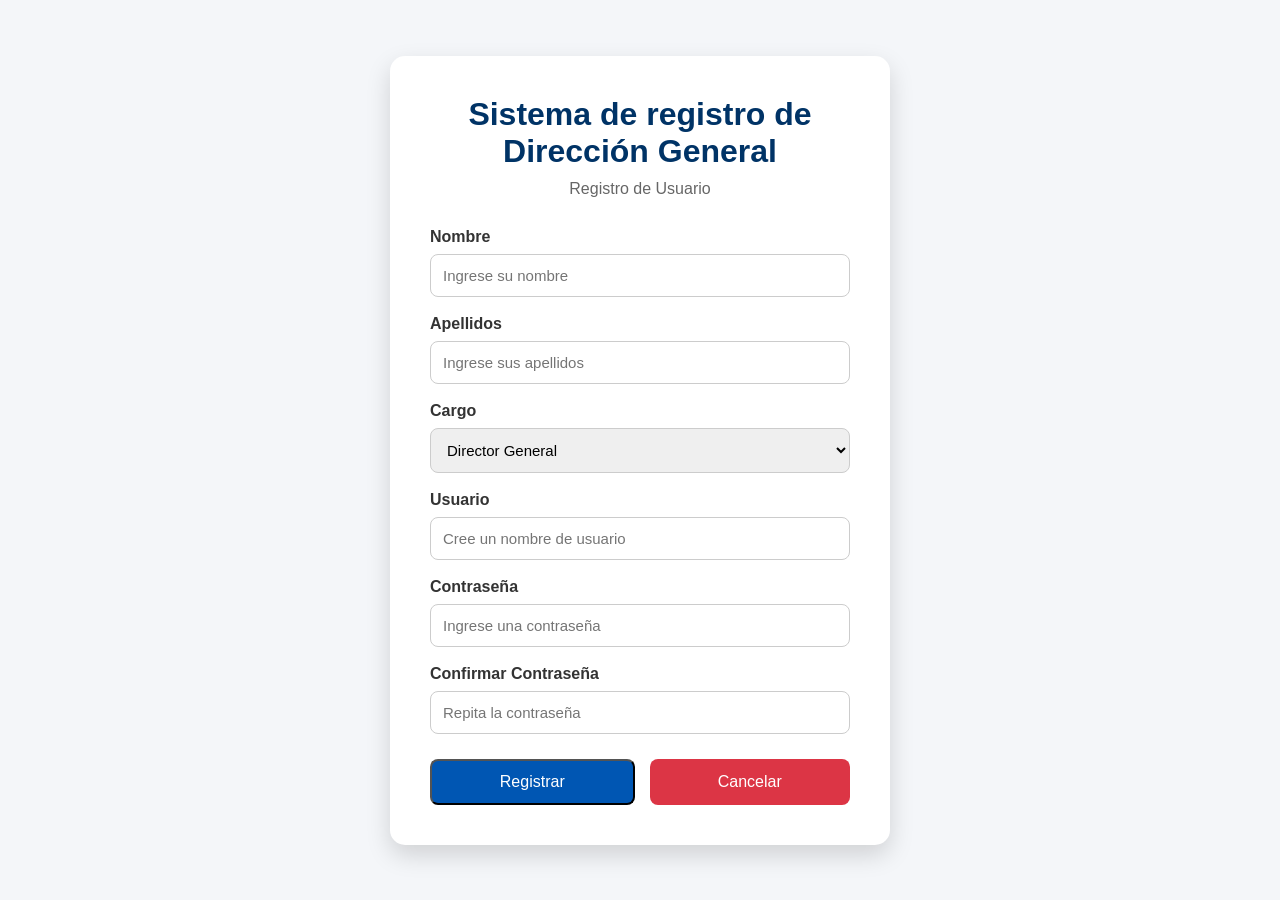
<file: index.html>
<!DOCTYPE html>
<html lang="en">
<head>
    <meta charset="UTF-8">
    <meta name="viewport" content="width=device-width, initial-scale=1.0">
    <title>resgistro de direccion general</title>
    <link rel="stylesheet" href="./css/style.css">
</head>

<body>
    <div class="contenedor">

        <div class="card-registro">

            <h1>Sistema de registro de Dirección General</h1>

            <p class="subtitulo">
                Registro de Usuario
            </p>

            <form id="myForm">

                <div class="grupo">

                    <label>Nombre</label>

                    <input type="text" placeholder="Ingrese su nombre" id="nombre">
                </div>

                <div class="grupo">

                    <label>Apellidos</label>

                    <input type="text" placeholder="Ingrese sus apellidos" id="apellidos">
                </div>

                <div class="grupo">

                    <label>Cargo</label>

                    <select id="cargo">
                        <option>Director General</option>
                        <option>secretaria</option>
                    </select>

                </div>

                <div class="grupo">

                    <label>Usuario</label>

                    <input type="text" placeholder="Cree un nombre de usuario" id="usuario">
                </div>

                <div class="grupo">

                    <label>Contraseña</label>
                    <input type="password" placeholder="Ingrese una contraseña" id="contraseña">
                </div>

                <div class="grupo">
                    <label>Confirmar Contraseña</label>
                    <input type="password" placeholder="Repita la contraseña" id="confirmarContraseña">
                </div>

                <div class="botones">

                    <button class="btn-registrar" type="submit">
                        Registrar
                    </button>

                    <button type="reset" class="btn-cancelar">

                        Cancelar

                    </button>  

        

                </div>

            </form>

        </div>

    </div>


    <script src="./js/registro.js"></script>
</body>

</html>
</file>
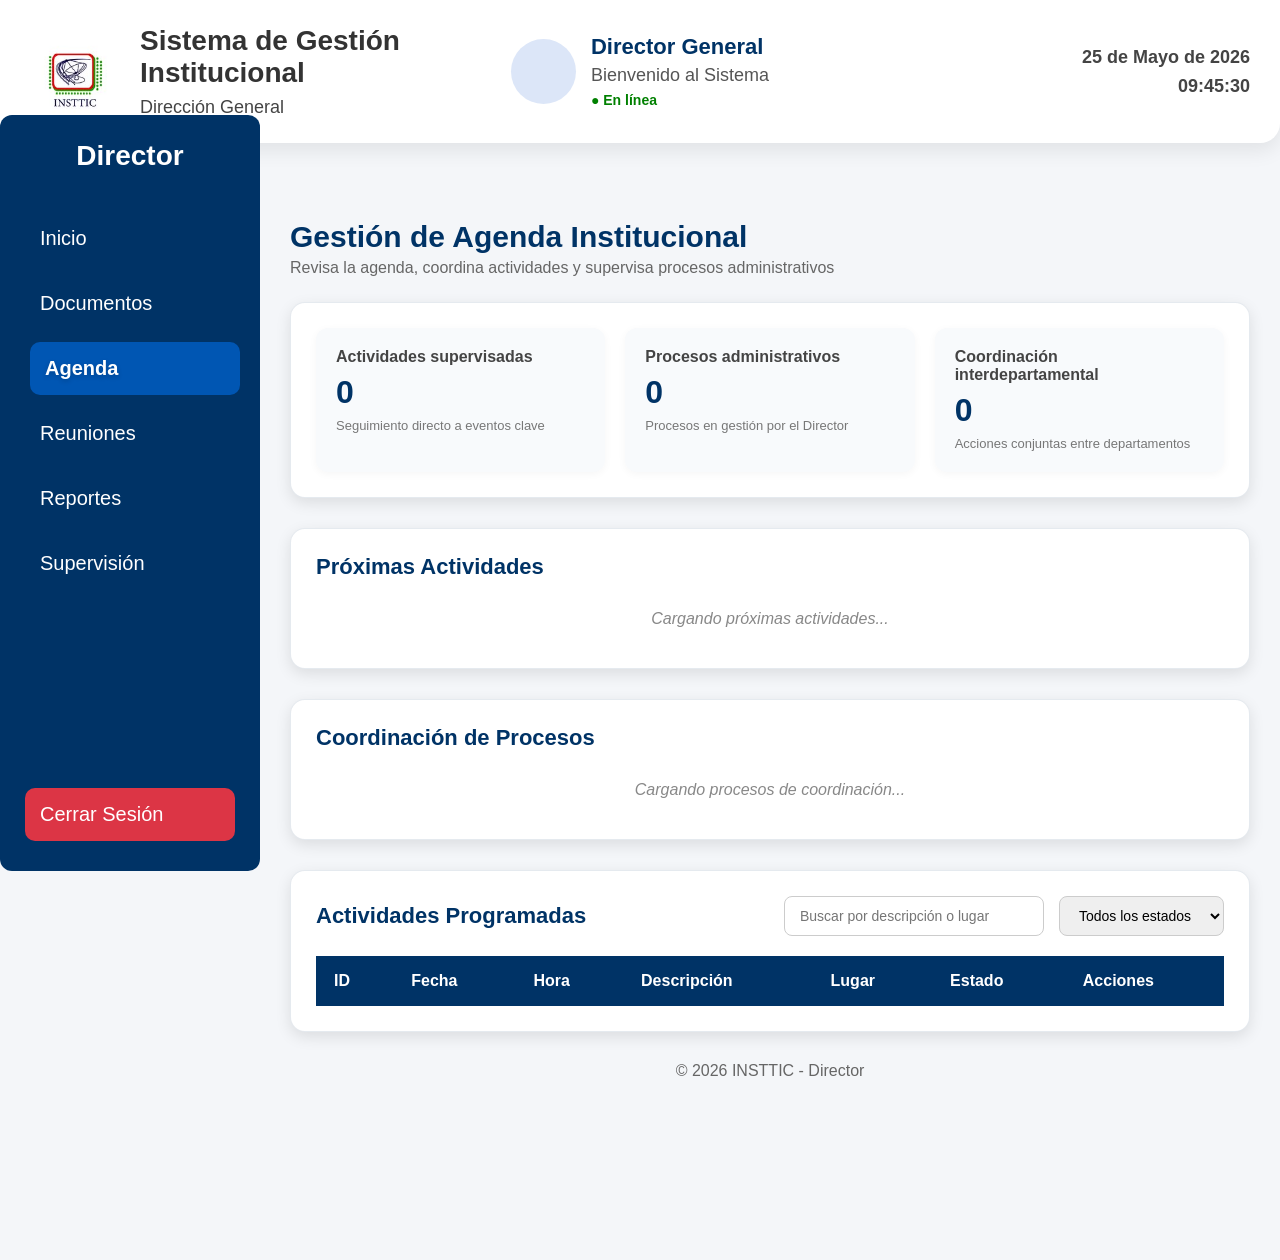
<file: agenda.html>
<!DOCTYPE html>
<html lang="es">
<head>
    <meta charset="UTF-8">
    <meta name="viewport" content="width=device-width, initial-scale=1.0">
    <title>Gestión de Agenda</title>
    <link rel="stylesheet" href="./css/agenda.css">
</head>
<body>
    
    <div class="contenedor">

        <!-- Menu lateral -->
        <aside class="barra-lateral">
            <h2>Director</h2>
            <ul>
                <li class="item-menu"><a href="inicio.html">Inicio</a></li>
                <li class="item-menu"><a href="documentos.html">Documentos</a></li>
                <li class="item-menu activo"><a href="agenda.html">Agenda</a></li>
                <li class="item-menu"><a href="reunion.html">Reuniones</a></li>
                <li class="item-menu"><a href="reportes.html">Reportes</a></li>
                <li class="item-menu"><a href="supervision.html">Supervisión</a></li>
                <li class="item-menu cerrar-sesion"><a href="login.html">Cerrar Sesión</a></li>
            </ul>
        </aside>

        <!-- Contenido principal -->
        <main class="contenido">

            <!-- CABECERA INSTITUCIONAL -->   
            <section class="cabecera">
                <div class="cabecera-izquierda">
                    <img src="./imagenes/logoinsttic.jpg" alt="Logo INSTTIC" class="logo">
                    <div class="info-sistema">
                        <h1>Sistema de Gestión Institucional</h1>
                        <p>Dirección General</p>
                    </div>
                </div>

                <div class="cabecera-centro">
                    <div class="director-mini">
                        <div class="avatar-mini"></div>
                        <div>
                            <h3>Director General</h3>
                            <p>Bienvenido al Sistema</p>
                            <span class="en-linea">● En línea</span>
                        </div>
                    </div>
                </div>

                <div class="cabecera-derecha">
                    <p class="fecha">25 de Mayo de 2026</p>
                    <p class="hora">09:45:30</p>
                </div>
            </section>

            <!-- TÍTULO DEL MÓDULO -->
            <section class="titulo-modulo">
                <h1>Gestión de Agenda Institucional</h1>
                <p>Revisa la agenda, coordina actividades y supervisa procesos administrativos</p>
            </section>

            <section class="panel panel-resumen">
                <div class="resumen-agenda-cuadricula">
                    <div class="resumen-tarjeta">
                        <h3>Actividades supervisadas</h3>
                        <p id="kpi-supervision">0</p>
                        <span>Seguimiento directo a eventos clave</span>
                    </div>
                    <div class="resumen-tarjeta">
                        <h3>Procesos administrativos</h3>
                        <p id="procesos-admin">0</p>
                        <span>Procesos en gestión por el Director</span>
                    </div>
                    <div class="resumen-tarjeta">
                        <h3>Coordinación interdepartamental</h3>
                        <p id="coord-actividades">0</p>
                        <span>Acciones conjuntas entre departamentos</span>
                    </div>
                </div>
            </section>

            <section class="panel">
                <h2>Próximas Actividades</h2>
                <div class="proximas-actividades" id="listaProximasActividades">
                    <p class="sin-datos">Cargando próximas actividades...</p>
                </div>
            </section>

            <section class="panel panel-coordinacion">
                <h2>Coordinación de Procesos</h2>
                <div class="coordinacion-lista" id="listaCoordinacion">
                    <p class="sin-datos">Cargando procesos de coordinación...</p>
                </div>
            </section>

            <!-- PANEL DE ACTIVIDADES PROGRAMADAS -->
            <section class="panel">
                <div class="panel-cabecera">
                    <h2>Actividades Programadas</h2>
                    <div class="filtros-actividades">
                        <input type="text" placeholder="Buscar por descripción o lugar" class="filtro-busqueda">
                        <select class="filtro-estado">
                            <option value="">Todos los estados</option>
                            <option value="confirmada">Confirmada</option>
                            <option value="pendiente">Pendiente</option>
                            <option value="cancelada">Cancelada</option>
                        </select>
                    </div>
                </div>

                <table class="tabla-actividades">
                    <thead>
                        <tr>
                            <th>ID</th>
                            <th>Fecha</th>
                            <th>Hora</th>
                            <th>Descripción</th>
                            <th>Lugar</th>
                            <th>Estado</th>
                            <th>Acciones</th>
                        </tr>
                    </thead>
                    <tbody></tbody>
                </table>
            </section>

            <!--pie de pagina -->
            <footer class="footer">
                <p>© 2026 INSTTIC - Director</p>
            </footer>
        </main>
    </div>

    <script src="./js/agenda.js"></script>
</body>
</html>
</file>
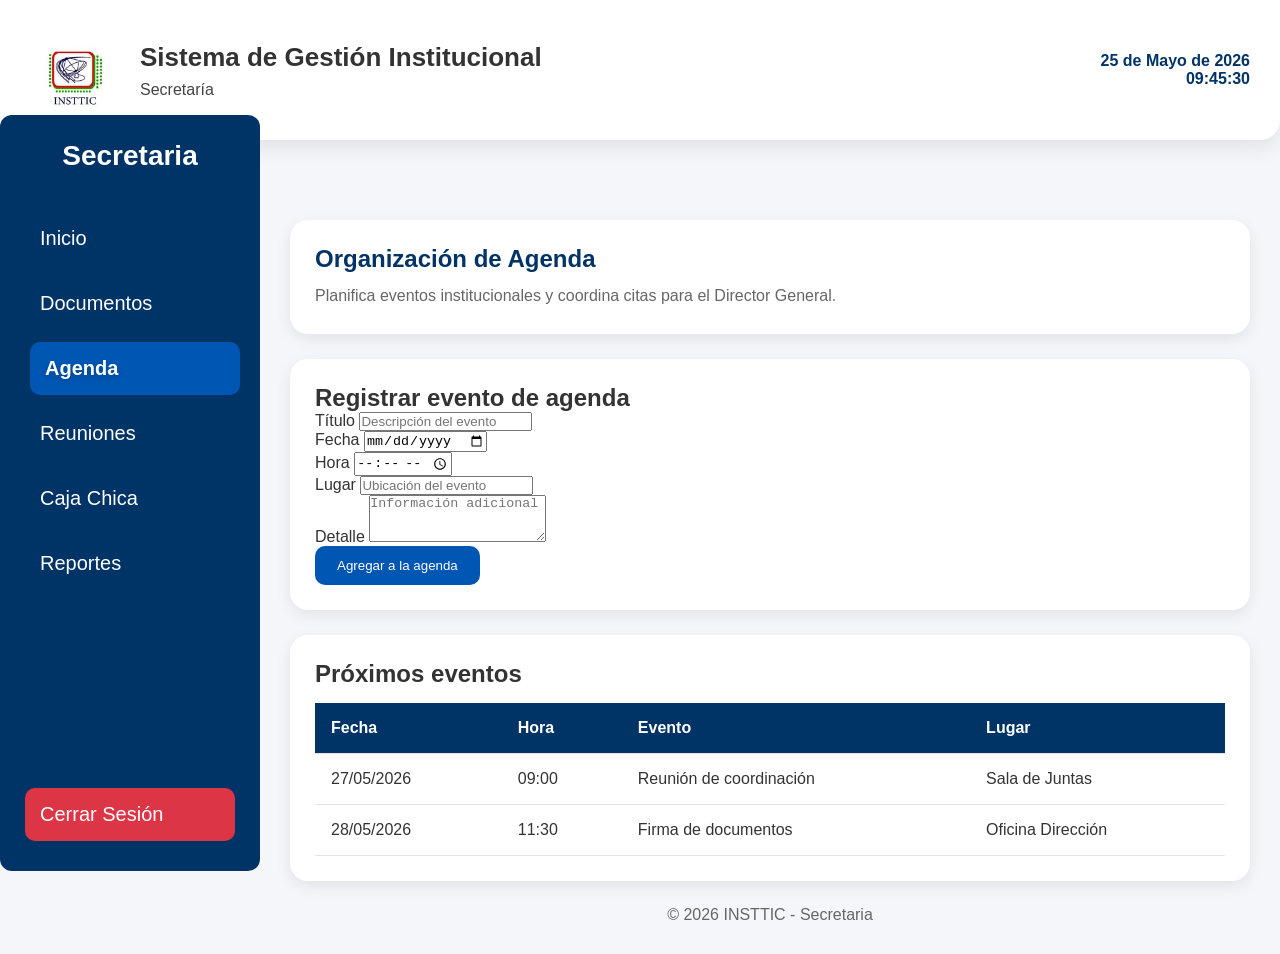
<file: agendasec.html>
<!DOCTYPE html>
<html lang="es">
<head>
    <meta charset="UTF-8">
    <meta name="viewport" content="width=device-width, initial-scale=1.0">
    <title>Agenda - Secretaria</title>
    <link rel="stylesheet" href="./css-secre/agendasec.css">
</head>
<body>
    <div class="contenedor">
        <aside class="sidebar">
            <h2>Secretaria</h2>
            <ul>
                <li class="menu-item"><a href="iniciosec.html">Inicio</a></li>
                <li class="menu-item"><a href="documentosec.html">Documentos</a></li>
                <li class="menu-item activo"><a href="agendasec.html">Agenda</a></li>
                <li class="menu-item"><a href="reunionsec.html">Reuniones</a></li>
                <li class="menu-item"><a href="cajachica.html">Caja Chica</a></li>
                <li class="menu-item"><a href="reportesec.html">Reportes</a></li>
                <li class="menu-item cerrar-sesion"><a href="login.html">Cerrar Sesión</a></li>
            </ul>
        </aside>
        <main class="contenido">
            <section class="cabecera">
                <div class="cabecera-izquierda">
                    <img src="./imagenes/logoinsttic.jpg" alt="Logo INSTTIC" class="logo">
                    <div class="info-sistema">
                        <h1>Sistema de Gestión Institucional</h1>
                        <p>Secretaría</p>
                    </div>
                </div>
                <div class="cabecera-derecha">
                    <p class="fecha">25 de Mayo de 2026</p>
                    <p class="hora">09:45:30</p>
                </div>
            </section>
            <section class="titulo-modulo">
                <h1>Organización de Agenda</h1>
                <p>Planifica eventos institucionales y coordina citas para el Director General.</p>
            </section>
            <section class="panel panel-formulario">
                <h2>Registrar evento de agenda</h2>
                <form id="formAgendaSec">
                    <div class="grupo-formulario">
                        <label for="tituloAgenda">Título</label>
                        <input type="text" id="tituloAgenda" placeholder="Descripción del evento">
                    </div>
                    <div class="grupo-formulario">
                        <label for="fechaAgenda">Fecha</label>
                        <input type="date" id="fechaAgenda">
                    </div>
                    <div class="grupo-formulario">
                        <label for="horaAgenda">Hora</label>
                        <input type="time" id="horaAgenda">
                    </div>
                    <div class="grupo-formulario">
                        <label for="lugarAgenda">Lugar</label>
                        <input type="text" id="lugarAgenda" placeholder="Ubicación del evento">
                    </div>
                    <div class="grupo-formulario">
                        <label for="detalleAgenda">Detalle</label>
                        <textarea id="detalleAgenda" rows="3" placeholder="Información adicional"></textarea>
                    </div>
                    <button type="submit" class="btn-registrar">Agregar a la agenda</button>
                </form>
            </section>
            <section class="panel">
                <h2>Próximos eventos</h2>
                <table>
                    <thead>
                        <tr>
                            <th>Fecha</th>
                            <th>Hora</th>
                            <th>Evento</th>
                            <th>Lugar</th>
                        </tr>
                    </thead>
                    <tbody id="tablaAgendaSec">
                        <tr>
                            <td>27/05/2026</td>
                            <td>09:00</td>
                            <td>Reunión de coordinación</td>
                            <td>Sala de Juntas</td>
                        </tr>
                        <tr>
                            <td>28/05/2026</td>
                            <td>11:30</td>
                            <td>Firma de documentos</td>
                            <td>Oficina Dirección</td>
                        </tr>
                    </tbody>
                </table>
            </section>
            <footer class="footer">
                <p>© 2026 INSTTIC - Secretaria</p>
            </footer>
        </main>
    </div>
    <script src="./secre.js/agendasec.js"></script>
</body>
</html>
</file>
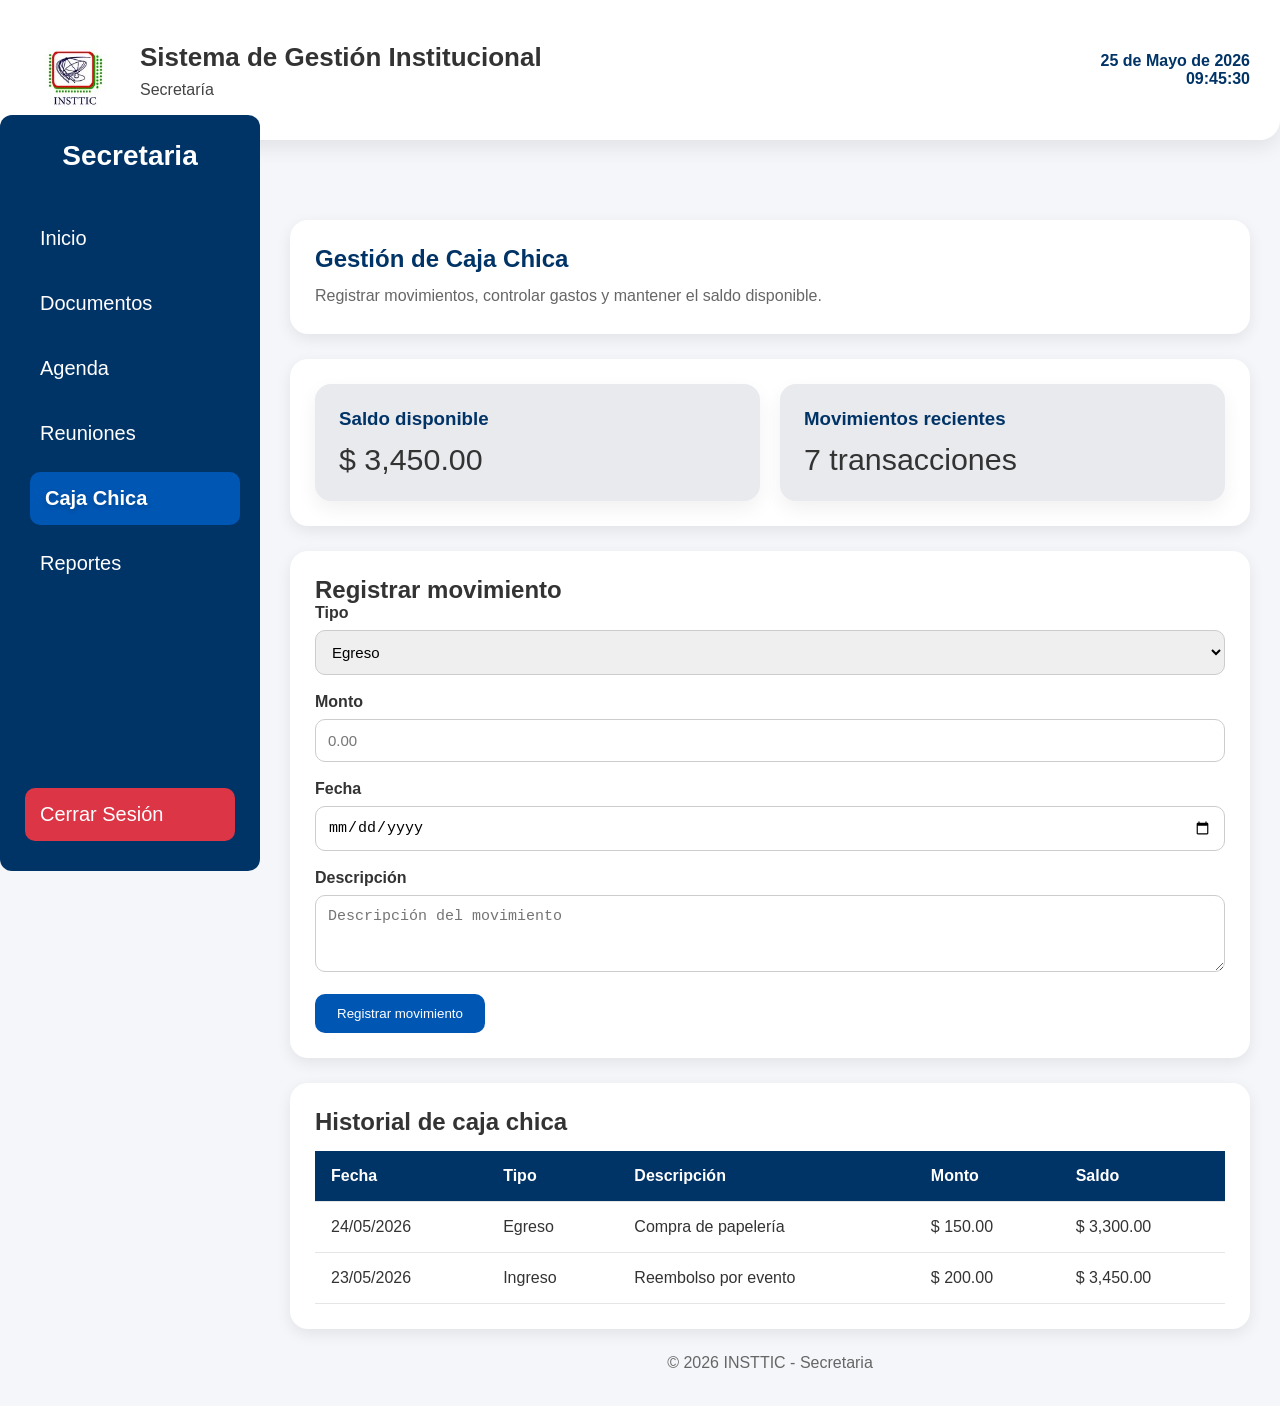
<file: cajachica.html>
<!DOCTYPE html>
<html lang="es">
<head>
    <meta charset="UTF-8">
    <meta name="viewport" content="width=device-width, initial-scale=1.0">
    <title>Caja Chica - Secretaria</title>
    <link rel="stylesheet" href="./css-secre/cajachica.css">
</head>
<body>
    <div class="contenedor">
        <aside class="sidebar">
            <h2>Secretaria</h2>
            <ul>
                <li class="menu-item"><a href="iniciosec.html">Inicio</a></li>
                <li class="menu-item"><a href="documentosec.html">Documentos</a></li>
                <li class="menu-item"><a href="agendasec.html">Agenda</a></li>
                <li class="menu-item"><a href="reunionsec.html">Reuniones</a></li>
                <li class="menu-item activo"><a href="cajachica.html">Caja Chica</a></li>
                <li class="menu-item"><a href="reportesec.html">Reportes</a></li>
                <li class="menu-item cerrar-sesion"><a href="login.html">Cerrar Sesión</a></li>
            </ul>
        </aside>
        <main class="contenido">
            <section class="cabecera">
                <div class="cabecera-izquierda">
                    <img src="./imagenes/logoinsttic.jpg" alt="Logo INSTTIC" class="logo">
                    <div class="info-sistema">
                        <h1>Sistema de Gestión Institucional</h1>
                        <p>Secretaría</p>
                    </div>
                </div>
                <div class="cabecera-derecha">
                    <p class="fecha">25 de Mayo de 2026</p>
                    <p class="hora">09:45:30</p>
                </div>
            </section>
            <section class="titulo-modulo">
                <h1>Gestión de Caja Chica</h1>
                <p>Registrar movimientos, controlar gastos y mantener el saldo disponible.</p>
            </section>
            <section class="panel indicadores-caja">
                <div class="card">
                    <h3>Saldo disponible</h3>
                    <p>$ 3,450.00</p>
                </div>
                <div class="card">
                    <h3>Movimientos recientes</h3>
                    <p>7 transacciones</p>
                </div>
            </section>
            <section class="panel formulario-panel">
                <h2>Registrar movimiento</h2>
                <form id="formCajaChica">
                    <div class="grupo-formulario">
                        <label for="tipoMovimiento">Tipo</label>
                        <select id="tipoMovimiento">
                            <option>Egreso</option>
                            <option>Ingreso</option>
                        </select>
                    </div>
                    <div class="grupo-formulario">
                        <label for="montoMovimiento">Monto</label>
                        <input type="number" id="montoMovimiento" placeholder="0.00">
                    </div>
                    <div class="grupo-formulario">
                        <label for="fechaMovimiento">Fecha</label>
                        <input type="date" id="fechaMovimiento">
                    </div>
                    <div class="grupo-formulario">
                        <label for="descripcionMovimiento">Descripción</label>
                        <textarea id="descripcionMovimiento" rows="3" placeholder="Descripción del movimiento"></textarea>
                    </div>
                    <button type="submit" class="btn-registrar">Registrar movimiento</button>
                </form>
            </section>
            <section class="panel">
                <h2>Historial de caja chica</h2>
                <table>
                    <thead>
                        <tr>
                            <th>Fecha</th>
                            <th>Tipo</th>
                            <th>Descripción</th>
                            <th>Monto</th>
                            <th>Saldo</th>
                        </tr>
                    </thead>
                    <tbody id="tablaCajaChica">
                        <tr>
                            <td>24/05/2026</td>
                            <td>Egreso</td>
                            <td>Compra de papelería</td>
                            <td>$ 150.00</td>
                            <td>$ 3,300.00</td>
                        </tr>
                        <tr>
                            <td>23/05/2026</td>
                            <td>Ingreso</td>
                            <td>Reembolso por evento</td>
                            <td>$ 200.00</td>
                            <td>$ 3,450.00</td>
                        </tr>
                    </tbody>
                </table>
            </section>
            <footer class="footer">
                <p>© 2026 INSTTIC - Secretaria</p>
            </footer>
        </main>
    </div>
    <script src="./secre.js/cajachica.js"></script>
</body>
</html>
</file>
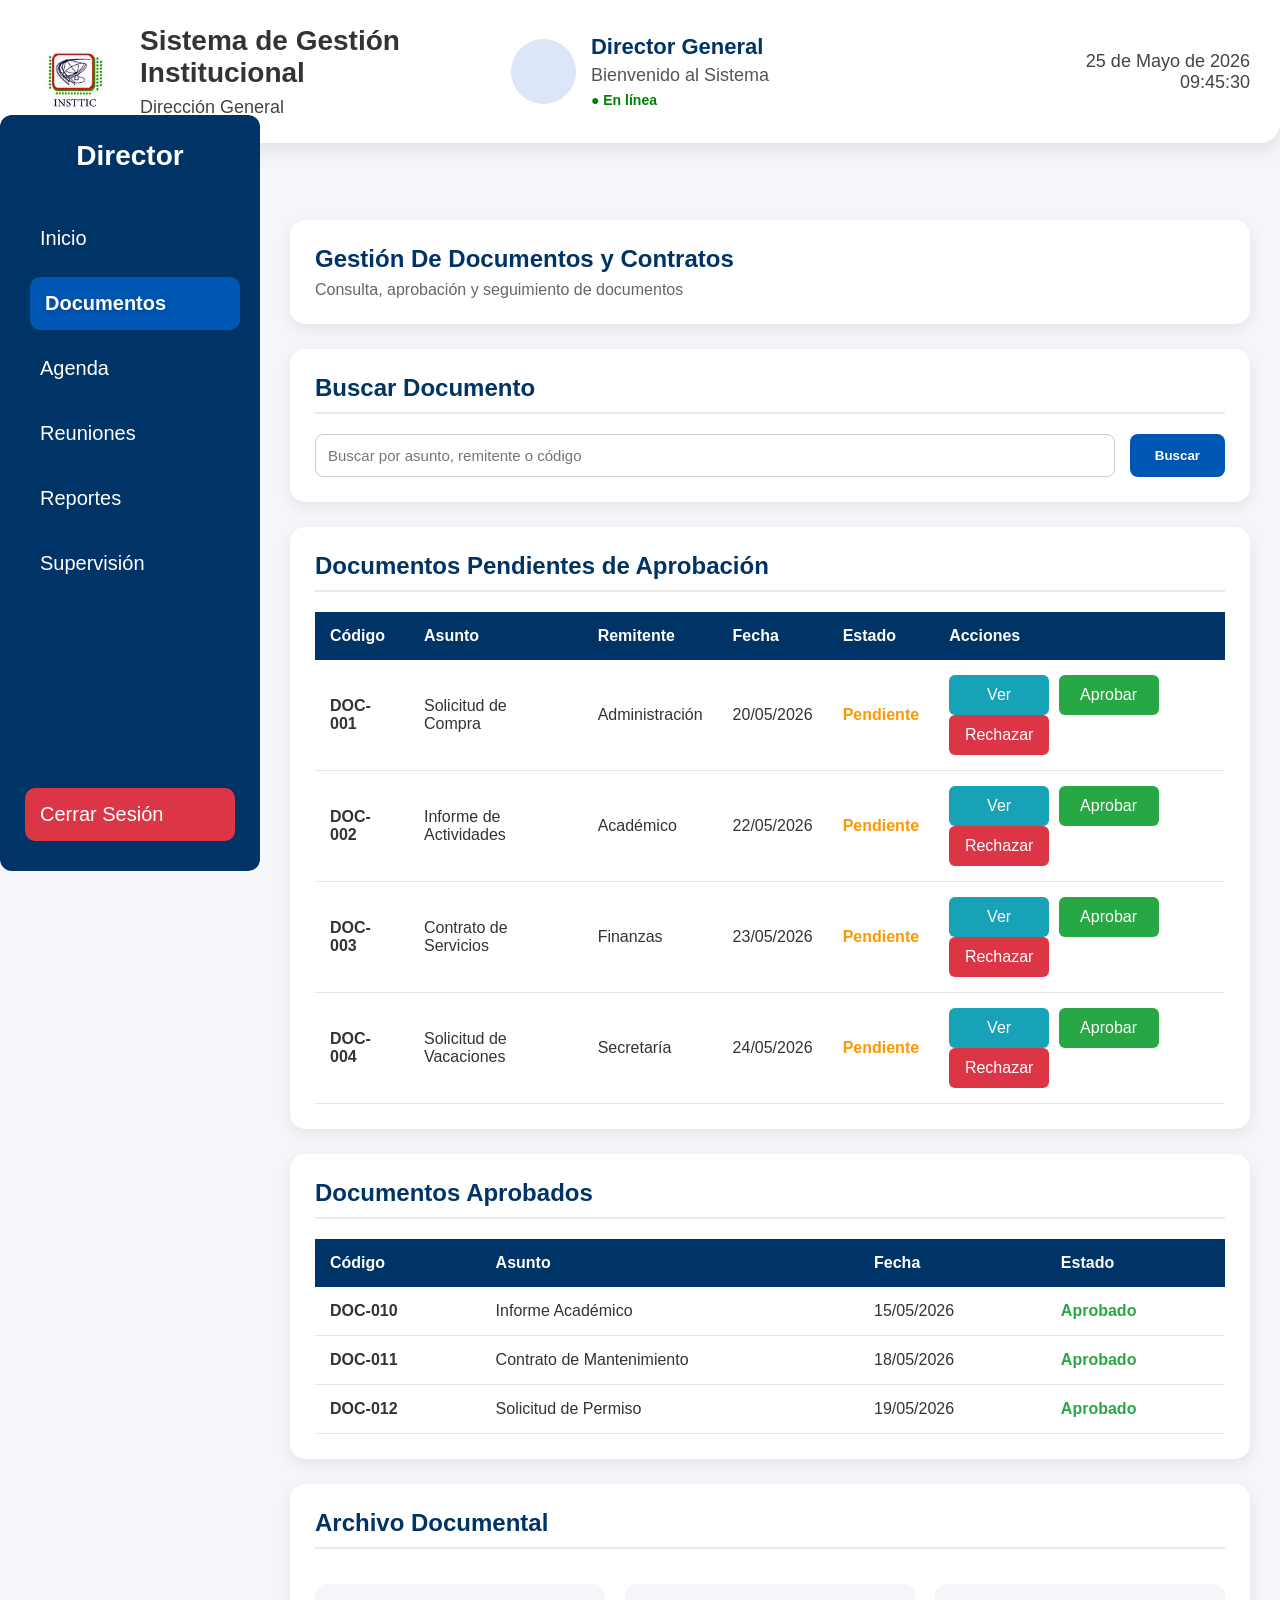
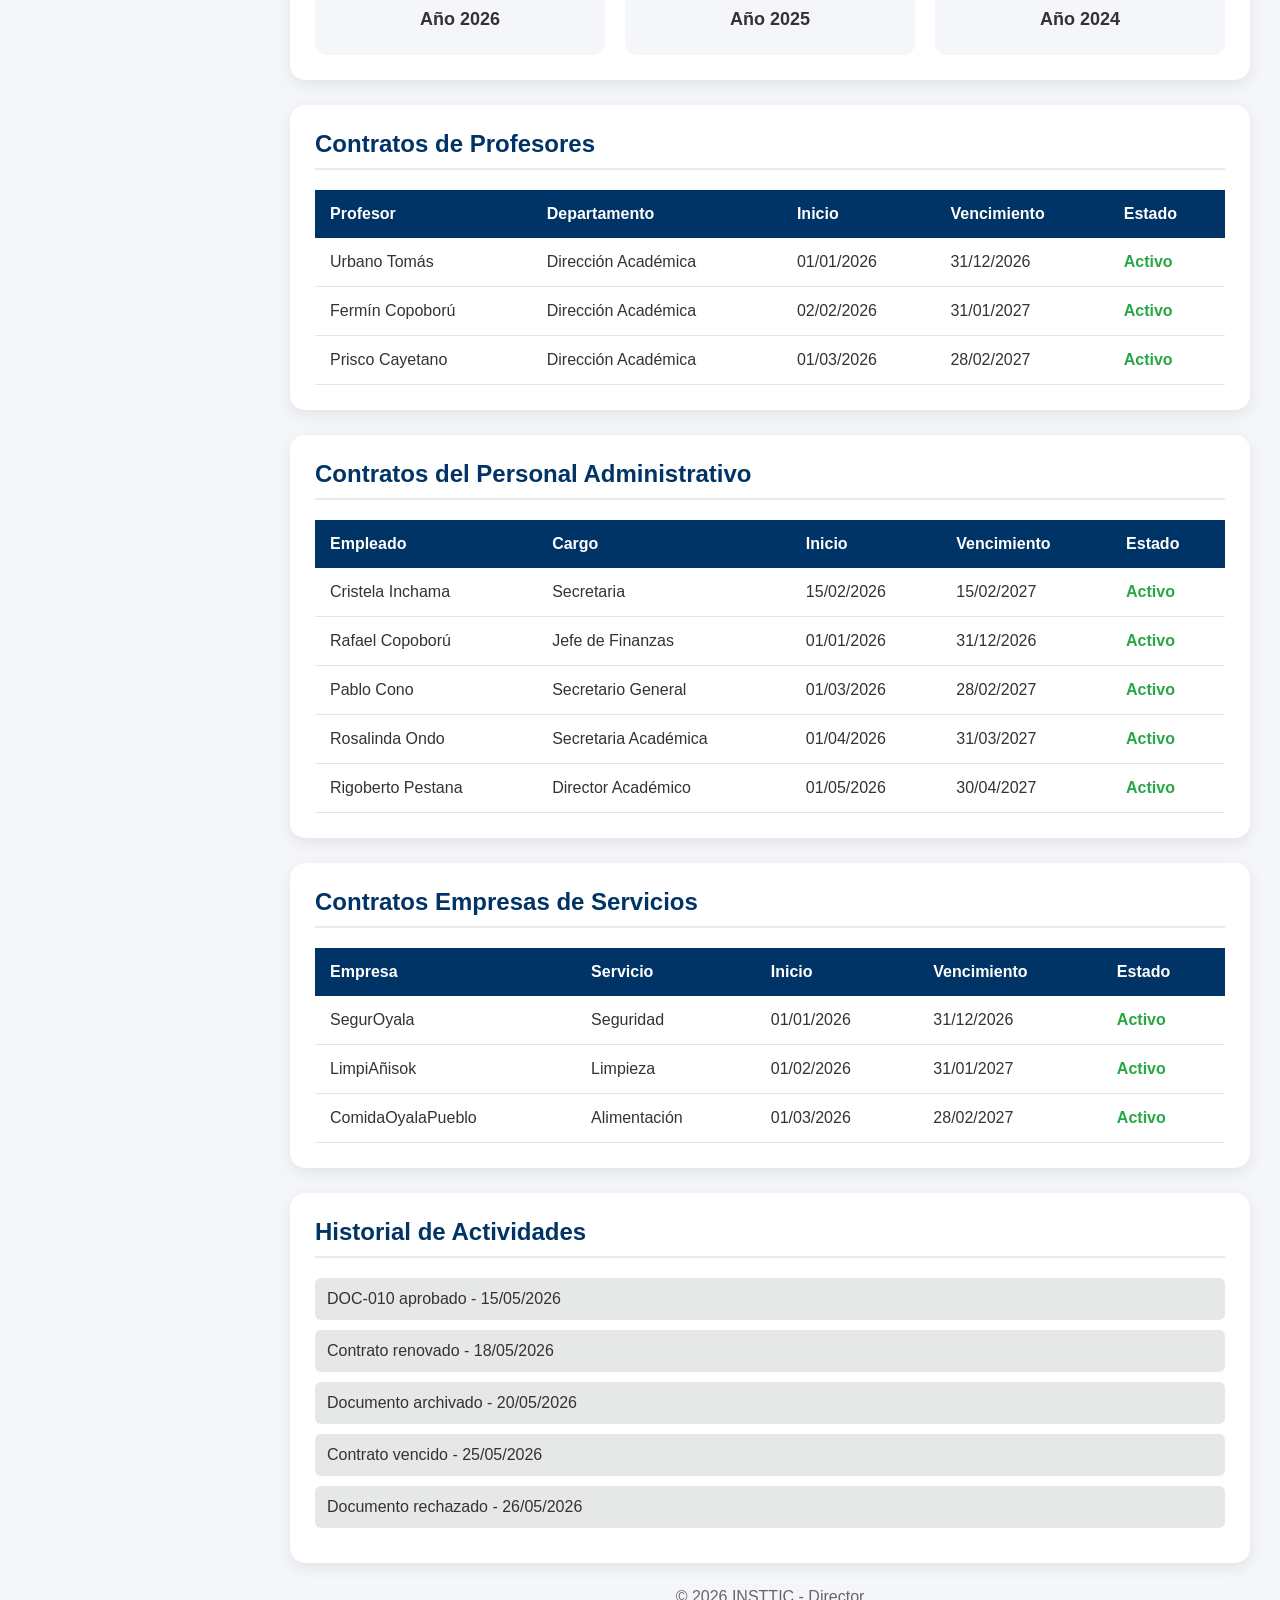
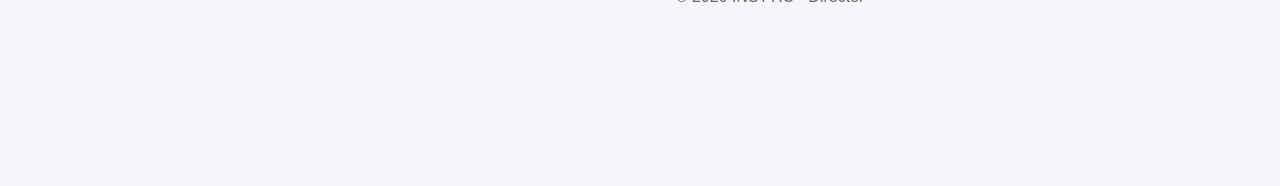
<file: documentos.html>
<!DOCTYPE html>
<html lang="es">

<head>
    <meta charset="UTF-8">
    <meta name="viewport" content="width=device-width, initial-scale=1.0">
    <title>gestion de documentos</title>
    <link rel="stylesheet" href="./css/documentos.css">
</head>

<body>
    <div class="contenedor">

        <!-- Menu lateral -->

        <aside class="sidebar">

            <h2>Director</h2>
            <ul>
                <li class="menu-item"><a href="inicio.html">Inicio</a></li>
                <li class="menu-item activo"><a href="documentos.html">Documentos</a></li>
                <li class="menu-item"><a href="agenda.html">Agenda</a></li>
                <li class="menu-item"><a href="reunion.html">Reuniones</a></li>
                <li class="menu-item"><a href="reportes.html">Reportes</a></li>
                <li class="menu-item"><a href="supervision.html">Supervisión</a></li>
                <li class="menu-item cerrar-sesion"><a href="login.html">Cerrar Sesión</a></li>
            </ul>

        </aside>

        <!-- Contenido principal -->
        <main class="contenido">

            <!-- CABECERA INSTITUCIONAL -->

            <section class="cabecera">

                <div class="cabecera-izquierda">

                    <img src="./imagenes/logoinsttic.jpg" alt="Logo INSTTIC" class="logo">

                    <div class="info-sistema">

                        <h1>
                            Sistema de Gestión Institucional
                        </h1>

                        <p>
                            Dirección General
                        </p>

                    </div>

                </div>

                <div class="cabecera-centro">

                    <div class="director-mini">

                        <div class="avatar-mini">



                        </div>

                        <div>

                            <h3>
                                Director General
                            </h3>

                            <p>
                                Bienvenido al Sistema
                            </p>

                            <span class="online">
                                ● En línea
                            </span>

                        </div>

                    </div>

                </div>

                <div class="cabecera-derecha">

                    <p class="fecha">
                        25 de Mayo de 2026
                    </p>

                    <p class="hora">
                        09:45:30
                    </p>

                </div>

            </section>

            <section class="titulo-modulo">

                <h1>
                    Gestión De Documentos y Contratos
                </h1>

                <p>
                    Consulta, aprobación y seguimiento de documentos
                </p>

            </section>

            <section class="panel">

                <h2>
                    Buscar Documento
                </h2>

                <div class="busqueda">

                    <input type="text" id="inputBuscar" placeholder="Buscar por asunto, remitente o código">

                    <button>

                        Buscar

                    </button>

                </div>

            </section>

            <!-- PANEL DE DOCUMENTOS PENDIENTES -->
            <section class="panel">

                <h2>
                    Documentos Pendientes de Aprobación
                </h2>

                <table>

                    <thead>

                        <tr>

                            <th>Código</th>

                            <th>Asunto</th>

                            <th>Remitente</th>

                            <th>Fecha</th>

                            <th>Estado</th>

                            <th>Acciones</th>

                        </tr>

                    </thead>

                    <tbody id="tablaPendientes">

                        <tr>

                            <td>DOC-001</td>

                            <td>Solicitud de Compra</td>

                            <td>Administración</td>

                            <td>20/05/2026</td>

                            <td class="estado-pendiente">
                                Pendiente
                            </td>

                            <td>

                                <button class="btn-ver">
                                    Ver
                                </button>

                                <button class="btn-aprobar">
                                    Aprobar
                                </button>

                                <button class="btn-rechazar">
                                    Rechazar
                                </button>

                            </td>

                        </tr>

                        <tr>

                            <td>DOC-002</td>

                            <td>Informe de Actividades</td>

                            <td>Académico</td>

                            <td>22/05/2026</td>

                            <td class="estado-pendiente">
                                Pendiente
                            </td>

                            <td>

                                <button class="btn-ver">
                                    Ver
                                </button>

                                <button class="btn-aprobar">
                                    Aprobar
                                </button>

                                <button class="btn-rechazar">
                                    Rechazar
                                </button>

                            </td>

                        </tr>

                        <tr>

                            <td>DOC-003</td>

                            <td>Contrato de Servicios</td>

                            <td>Finanzas</td>

                            <td>23/05/2026</td>

                            <td class="estado-pendiente">
                                Pendiente
                            </td>

                            <td>

                                <button class="btn-ver">
                                    Ver
                                </button>

                                <button class="btn-aprobar">
                                    Aprobar
                                </button>

                                <button class="btn-rechazar">
                                    Rechazar
                                </button>

                            </td>

                        </tr>

                        <tr>

                            <td>DOC-004</td>

                            <td>Solicitud de Vacaciones</td>

                            <td>Secretaría</td>

                            <td>24/05/2026</td>

                            <td class="estado-pendiente">
                                Pendiente
                            </td>

                            <td>

                                <button class="btn-ver">
                                    Ver
                                </button>

                                <button class="btn-aprobar">
                                    Aprobar
                                </button>

                                <button class="btn-rechazar">
                                    Rechazar
                                </button>

                            </td>

                        </tr>

                    </tbody>

                </table>

            </section>

            <!-- PANEL DE DOCUMENTOS APROBADOS -->
            <section class="panel">

                <h2>
                    Documentos Aprobados
                </h2>

                <table>

                    <thead>

                        <tr>
                            <th>Código</th>
                            <th>Asunto</th>
                            <th>Fecha</th>
                            <th>Estado</th>
                        </tr>

                    </thead>

                    <tbody id="tablaAprobados">

                        <tr>
                            <td>DOC-010</td>
                            <td>Informe Académico</td>
                            <td>15/05/2026</td>
                            <td class="estado-aprobado">
                                Aprobado
                            </td>
                        </tr>

                        <tr>
                            <td>DOC-011</td>
                            <td>Contrato de Mantenimiento</td>
                            <td>18/05/2026</td>
                            <td class="estado-aprobado">
                                Aprobado
                            </td>
                        </tr>

                        <tr>
                            <td>DOC-012</td>
                            <td>Solicitud de Permiso</td>
                            <td>19/05/2026</td>
                            <td class="estado-aprobado">
                                Aprobado
                            </td>
                        </tr>
                    </tbody>

                </table>

            </section>

            <!--  ARCHIVOS DOCUMENTALES -->

            <section class="panel">

                <h2>
                    Archivo Documental
                </h2>

                <div class="archivo-grid">

                    <div class="archivo-card">

                        Año 2026

                    </div>

                    <div class="archivo-card">

                        Año 2025

                    </div>

                    <div class="archivo-card">

                        Año 2024

                    </div>

                </div>

            </section>

            <!-- PANEL DE CONTRATOS DE PROFESORES -->
            <section class="panel">

                <h2>
                    Contratos de Profesores
                </h2>

                <table>

                    <thead>

                        <tr>

                            <th>Profesor</th>

                            <th>Departamento</th>

                            <th>Inicio</th>

                            <th>Vencimiento</th>

                            <th>Estado</th>

                        </tr>

                    </thead>

                    <tbody id="tablaProfesores">

                        <tr>

                            <td>Urbamo tomas</td>

                            <td>direccion academica</td>

                            <td>01/01/2026</td>

                            <td>31/12/2026</td>

                            <td class="estado-activo">
                                Activo
                            </td>

                        </tr>

                        <tr>

                            <td>Fermin Copoború</td>

                            <td>direccion academica</td>

                            <td>01/02/2026</td>

                            <td>31/01/2027</td>

                            <td class="estado-activo">
                                Activo
                            </td>
                        </tr>

                        <tr>

                            <td>Prisco Calletano</td>

                            <td>direccion academica</td>

                            <td>01/03/2026</td>

                            <td>28/02/2027</td>

                            <td class="estado-activo">
                                Activo
                            </td>
                        </tr>

                    </tbody>
                </table>
            </section>

            <!-- PANEL DE CONTRATOS DEL PERSONAL ADMINISTRATIVO -->

            <section class="panel">

                <h2>
                    Contratos del Personal Administrativo
                </h2>

                <table>

                    <thead>

                        <tr>

                            <th>Empleado</th>

                            <th>Cargo</th>

                            <th>Inicio</th>

                            <th>Vencimiento</th>

                            <th>Estado</th>

                        </tr>

                    </thead>

                    <tbody id="tablaPersonal">

                        <tr>

                            <td>Cristela Inchama</td>

                            <td>Secretaria</td>

                            <td>15/02/2026</td>

                            <td>15/02/2027</td>

                            <td class="estado-activo">
                                Activo
                            </td>

                        </tr>

                        <tr>

                            <td>Rafael Copoború</td>

                            <td>Jefe de Finanzas</td>

                            <td>01/01/2026</td>

                            <td>31/12/2026</td>

                            <td class="estado-activo">
                                Activo
                            </td>
                        </tr>

                        <tr>
                            <td>Pablo Cono</td>
                            <td>Secretario General</td>
                            <td>01/03/2026</td>
                            <td>28/02/2027</td>
                            <td class="estado-activo">
                                Activo
                            </td>
                        </tr>

                        <tr>

                            <td>ROsalinda Ondo</td>
                            <td>Secretaria Academica</td>
                            <td>01/04/2026</td>
                            <td>31/03/2027</td>
                            <td class="estado-activo">
                                Activo
                            </td>
                        </tr>

                        <tr>
                            <td>Rigoberto Pestana</td>
                            <td>Director academico</td>
                            <td>01/05/2026</td>
                            <td>30/04/2027</td>
                            <td class="estado-activo">
                                Activo
                            </td>
                        </tr>

                    </tbody>

                </table>

            </section>

            <section class="panel">

                <h2>
                    Contratos Empresas de Servicios
                </h2>

                <table>

                    <thead>

                        <tr>

                            <th>Empresa</th>

                            <th>Servicio</th>

                            <th>Inicio</th>

                            <th>Vencimiento</th>

                            <th>Estado</th>

                        </tr>

                    </thead>

                    <tbody id="tablaEmpresas">

                        <tr>

                            <td>SegurOyala</td>

                            <td>Seguridad</td>

                            <td>01/01/2026</td>

                            <td>31/12/2026</td>

                            <td class="estado-activo">
                                Activo
                            </td>

                        </tr>

                        <tr>

                            <td>LimpiAñisok</td>

                            <td>Limpieza</td>

                            <td>01/02/2026</td>

                            <td>31/01/2027</td>

                            <td class="estado-activo">
                                Activo
                            </td>
                        </tr>

                        <tr>

                            <td>ComidaOyalaPueblo</td>

                            <td>Alimentación</td>

                            <td>01/03/2026</td>

                            <td>28/02/2027</td>

                            <td class="estado-activo">
                                Activo
                            </td>
                        </tr>
                    </tbody>

                </table>

            </section>

            <!--HISTORIAL -->

            <section class="panel">

                <h2>
                    Historial de Actividades
                </h2>

                <ul class="historial" id="listaHistorial">

                    <li>
                        DOC-010 aprobado - 15/05/2026
                    </li>

                    <li>
                        Contrato renovado - 18/05/2026
                    </li>

                    <li>
                        Documento archivado - 20/05/2026
                    </li>

                    <li>
                        Contrato vencido - 25/05/2026
                    </li>

                    <li>
                        Documento rechazado - 26/05/2026
                    </li>

                </ul>

            </section>

            <!--pie de pagina -->

            <footer class="footer">
                <p>© 2026 INSTTIC - Director</p>
            </footer>
        </main>
    </div>
    <script src="./js/documento.js"></script>
</body>

</html>
</file>
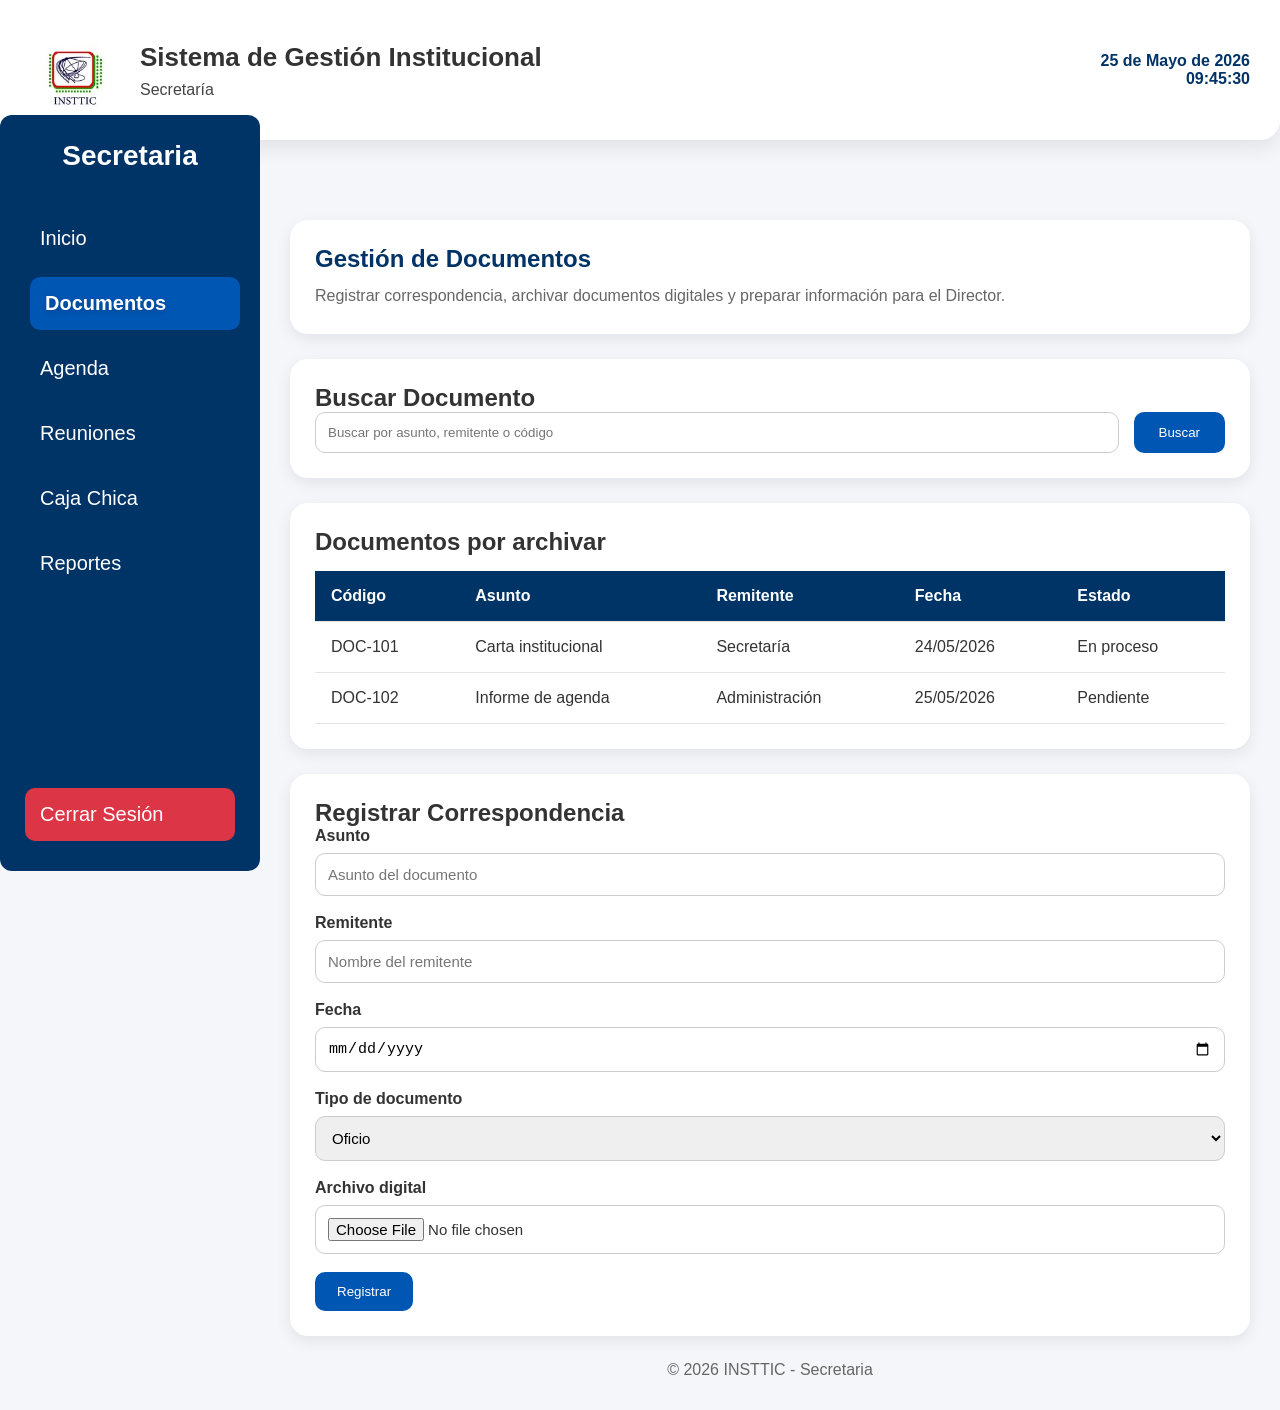
<file: documentosec.html>
<!DOCTYPE html>
<html lang="es">
<head>
    <meta charset="UTF-8">
    <meta name="viewport" content="width=device-width, initial-scale=1.0">
    <title>Documentos - Secretaria</title>
    <link rel="stylesheet" href="./css-secre/documentosec.css">
</head>
<body>
    <div class="contenedor">
        <aside class="sidebar">
            <h2>Secretaria</h2>
            <ul>
                <li class="menu-item"><a href="iniciosec.html">Inicio</a></li>
                <li class="menu-item activo"><a href="documentosec.html">Documentos</a></li>
                <li class="menu-item"><a href="agendasec.html">Agenda</a></li>
                <li class="menu-item"><a href="reunionsec.html">Reuniones</a></li>
                <li class="menu-item"><a href="cajachica.html">Caja Chica</a></li>
                <li class="menu-item"><a href="reportesec.html">Reportes</a></li>
                <li class="menu-item cerrar-sesion"><a href="login.html">Cerrar Sesión</a></li>
            </ul>
        </aside>
        <main class="contenido">
            <section class="cabecera">
                <div class="cabecera-izquierda">
                    <img src="./imagenes/logoinsttic.jpg" alt="Logo INSTTIC" class="logo">
                    <div class="info-sistema">
                        <h1>Sistema de Gestión Institucional</h1>
                        <p>Secretaría</p>
                    </div>
                </div>
                <div class="cabecera-derecha">
                    <p class="fecha">25 de Mayo de 2026</p>
                    <p class="hora">09:45:30</p>
                </div>
            </section>
            <section class="titulo-modulo">
                <h1>Gestión de Documentos</h1>
                <p>Registrar correspondencia, archivar documentos digitales y preparar información para el Director.</p>
            </section>
            <section class="panel">
                <h2>Buscar Documento</h2>
                <div class="busqueda">
                    <input type="text" id="inputBuscarDoc" placeholder="Buscar por asunto, remitente o código">
                    <button>Buscar</button>
                </div>
            </section>
            <section class="panel">
                <h2>Documentos por archivar</h2>
                <table>
                    <thead>
                        <tr>
                            <th>Código</th>
                            <th>Asunto</th>
                            <th>Remitente</th>
                            <th>Fecha</th>
                            <th>Estado</th>
                        </tr>
                    </thead>
                    <tbody id="tablaDocumentosPendientes">
                        <tr>
                            <td>DOC-101</td>
                            <td>Carta institucional</td>
                            <td>Secretaría</td>
                            <td>24/05/2026</td>
                            <td>En proceso</td>
                        </tr>
                        <tr>
                            <td>DOC-102</td>
                            <td>Informe de agenda</td>
                            <td>Administración</td>
                            <td>25/05/2026</td>
                            <td>Pendiente</td>
                        </tr>
                    </tbody>
                </table>
            </section>
            <section class="panel formulario-panel">
                <h2>Registrar Correspondencia</h2>
                <form id="formRegistrarDocumento">
                    <div class="grupo-formulario">
                        <label for="asuntoDoc">Asunto</label>
                        <input type="text" id="asuntoDoc" placeholder="Asunto del documento">
                    </div>
                    <div class="grupo-formulario">
                        <label for="remitenteDoc">Remitente</label>
                        <input type="text" id="remitenteDoc" placeholder="Nombre del remitente">
                    </div>
                    <div class="grupo-formulario">
                        <label for="fechaDoc">Fecha</label>
                        <input type="date" id="fechaDoc">
                    </div>
                    <div class="grupo-formulario">
                        <label for="tipoDoc">Tipo de documento</label>
                        <select id="tipoDoc">
                            <option>Oficio</option>
                            <option>Memorando</option>
                            <option>Informe</option>
                        </select>
                    </div>
                    <div class="grupo-formulario">
                        <label for="archivoDoc">Archivo digital</label>
                        <input type="file" id="archivoDoc">
                    </div>
                    <button type="submit" class="btn-registrar">Registrar</button>
                </form>
            </section>
            <footer class="footer">
                <p>© 2026 INSTTIC - Secretaria</p>
            </footer>
        </main>
    </div>
    <script src="./secre.js/documentosec.js"></script>
</body>
</html>
</file>
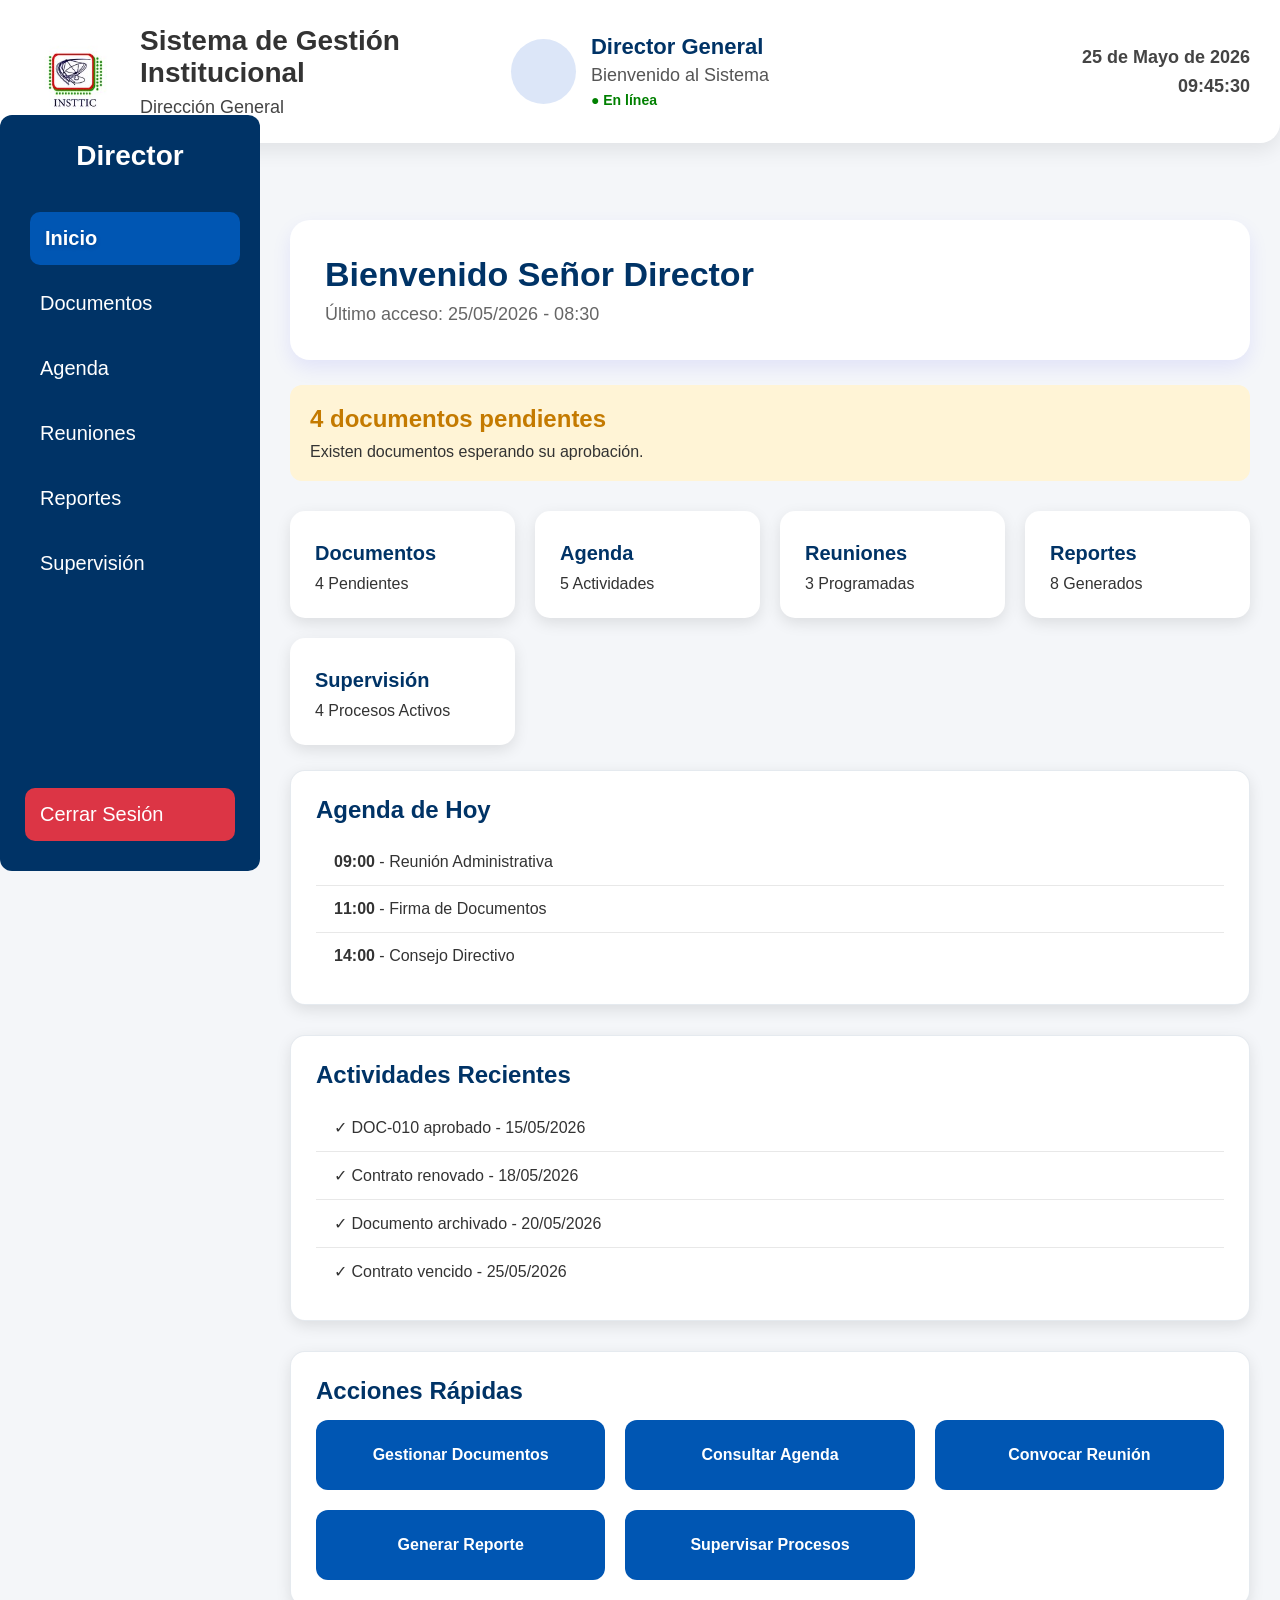
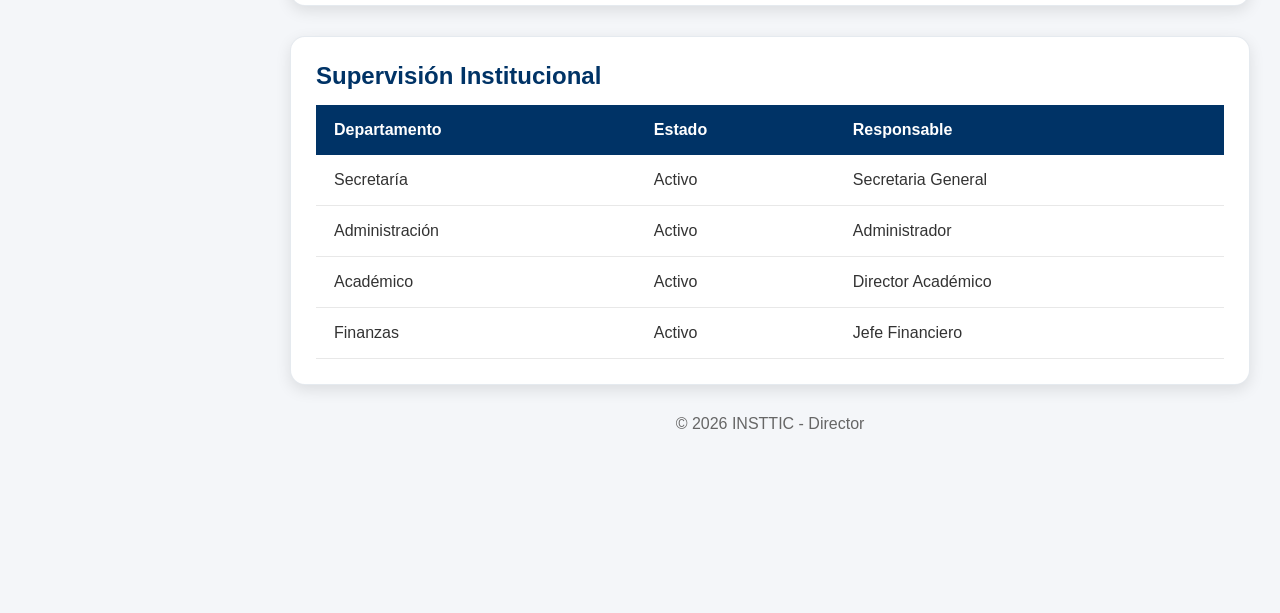
<file: inicio.html>
<!DOCTYPE html>
<html lang="en">

<head>
    <meta charset="UTF-8">
    <meta name="viewport" content="width=device-width, initial-scale=1.0">
    <title>pagina principal del director general</title>
    <link rel="stylesheet" href="./css/inicio.css">
</head>

<body>
    <div class="contenedor">
        <!-- Menu lateral -->
        <aside class="barra-lateral">
            <h2>Director</h2>
            <ul>
                <li class="elemento-menu activo"><a href="inicio.html">Inicio</a></li>
                <li class="elemento-menu"><a href="documentos.html">Documentos</a></li>
                <li class="elemento-menu"><a href="agenda.html">Agenda</a></li>
                <li class="elemento-menu"><a href="reunion.html">Reuniones</a></li>
                <li class="elemento-menu"><a href="reportes.html">Reportes</a></li>
                <li class="elemento-menu"><a href="supervision.html">Supervisión</a></li>
                <li class="elemento-menu cerrar-sesion"><a href="login.html">Cerrar Sesión</a></li>
            </ul>
        </aside>

        <!-- Contenido principal -->
        <main class="contenido">

            <!-- CABECERA INSTITUCIONAL -->
            <section class="cabecera">
                <div class="cabecera-izquierda">
                    <img src="./imagenes/logoinsttic.jpg" alt="Logo INSTTIC" class="logo">
                    <div class="info-sistema">
                        <h1> Sistema de Gestión Institucional </h1>
                        <p> Dirección General </p>
                    </div>
                </div>
                <div class="cabecera-centro">
                    <div class="director-mini">
                        <div class="avatar-mini"> </div>
                        <div>
                            <h3> Director General </h3>
                            <p> Bienvenido al Sistema </p>
                            <span class="en-linea"> ● En línea </span>
                        </div>
                    </div>
                </div>
                <div class="cabecera-derecha">
                    <p class="fecha"> 25 de Mayo de 2026 </p>
                    <p class="hora"> 09:45:30 </p>
                </div>
            </section>

            <!-- BIENVENIDA -->
            <header class="bienvenida">
                <h1> Bienvenido Señor Director </h1>
                <p> Último acceso: 25/05/2026 - 08:30 </p>
            </header>

            <section class="alerta-documentos" id="bloqueAlerta">
                <h2><span id="alertaContador">0</span> documentos pendientes</h2>
                <p> Existen documentos esperando su aprobación. </p>
            </section>

            <!-- TARJETAS ESTADÍSTICAS -->
            <section class="tarjetas">
                <div class="tarjeta tarjeta-documentos">
                    <h3>Documentos</h3>
                    <p id="cardDocPendientes">0 Pendientes</p>
                </div>
                <div class="tarjeta tarjeta-agenda">
                    <h3>Agenda</h3>
                    <p>5 Actividades</p>
                </div>
                <div class="tarjeta tarjeta-reuniones">
                    <h3>Reuniones</h3>
                    <p>3 Programadas</p>
                </div>
                <div class="tarjeta tarjeta-reportes">
                    <h3>Reportes</h3>
                    <p>8 Generados</p>
                </div>
                <div class="tarjeta tarjeta-supervision">
                    <h3>Supervisión</h3>
                    <p>4 Procesos Activos</p>
                </div>
            </section>

            <!-- AGENDA DEL DÍA -->
            <section class="agenda-hoy">
                <h2> Agenda de Hoy </h2>
                <ul id="listaAgenda"></ul>
            </section>

            <!-- ACTIVIDAD RECIENTE -->
            <section class="actividad">
                <h2> Actividades Recientes </h2>
                <ul id="listaActividades"></ul>
            </section>

            <!-- ACCIONES RÁPIDAS -->
            <section class="acciones">
                <h2> Acciones Rápidas </h2>
                <div class="acciones-cuadricula">
                    <a href="documentos.html"> Gestionar Documentos </a>
                    <a href="agenda.html"> Consultar Agenda </a>
                    <a href="reuniones.html"> Convocar Reunión </a>
                    <a href="reportes.html"> Generar Reporte </a>
                    <a href="supervision.html"> Supervisar Procesos </a>
                </div>
            </section>

            <!-- SUPERVISIÓN INSTITUCIONAL -->
            <section class="supervision">
                <h2> Supervisión Institucional </h2>
                <table>
                    <thead>
                        <tr>
                            <th>Departamento</th>
                            <th>Estado</th>
                            <th>Responsable</th>
                        </tr>
                    </thead>
                    <tbody id="tablaSupervision"></tbody>
                </table>
            </section>
            <footer class="footer">
                <p>© 2026 INSTTIC - Director</p>
            </footer>
        </main>
    </div>

    <script src="./js/inicio.js"></script>
</body>

</html>
</file>
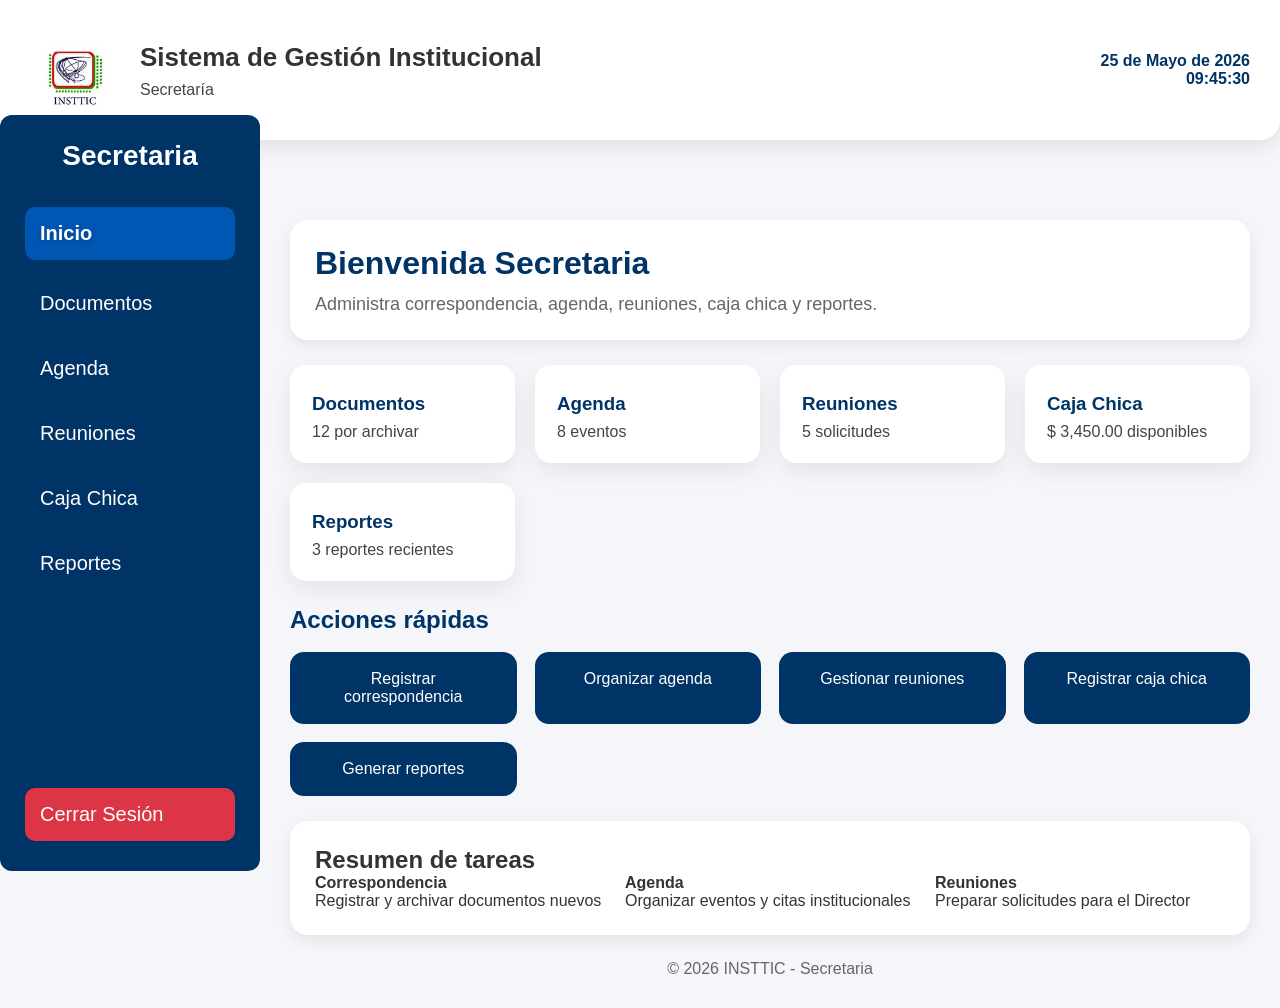
<file: iniciosec.html>
<!DOCTYPE html>
<html lang="es">
<head>
    <meta charset="UTF-8">
    <meta name="viewport" content="width=device-width, initial-scale=1.0">
    <title>Inicio - Secretaria</title>
    <link rel="stylesheet" href="./css-secre/iniciosec.css">
</head>
<body>
    <div class="contenedor">
        <aside class="sidebar">
            <h2>Secretaria</h2>
            <ul>
                <li class="menu-item activo"><a href="iniciosec.html">Inicio</a></li>
                <li class="menu-item"><a href="documentosec.html">Documentos</a></li>
                <li class="menu-item"><a href="agendasec.html">Agenda</a></li>
                <li class="menu-item"><a href="reunionsec.html">Reuniones</a></li>
                <li class="menu-item"><a href="cajachica.html">Caja Chica</a></li>
                <li class="menu-item"><a href="reportesec.html">Reportes</a></li>
                <li class="menu-item cerrar-sesion"><a href="login.html">Cerrar Sesión</a></li>
            </ul>
        </aside>
        <main class="contenido">
            <section class="cabecera">
                <div class="cabecera-izquierda">
                    <img src="./imagenes/logoinsttic.jpg" alt="Logo INSTTIC" class="logo">
                    <div class="info-sistema">
                        <h1>Sistema de Gestión Institucional</h1>
                        <p>Secretaría</p>
                    </div>
                </div>
                <div class="cabecera-derecha">
                    <p class="fecha">25 de Mayo de 2026</p>
                    <p class="hora">09:45:30</p>
                </div>
            </section>
            <header class="bienvenida">
                <h1>Bienvenida Secretaria</h1>
                <p>Administra correspondencia, agenda, reuniones, caja chica y reportes.</p>
            </header>
            <section class="cards">
                <div class="card card-documentos">
                    <h3>Documentos</h3>
                    <p>12 por archivar</p>
                </div>
                <div class="card card-agenda">
                    <h3>Agenda</h3>
                    <p>8 eventos</p>
                </div>
                <div class="card card-reunion">
                    <h3>Reuniones</h3>
                    <p>5 solicitudes</p>
                </div>
                <div class="card card-caja">
                    <h3>Caja Chica</h3>
                    <p>$ 3,450.00 disponibles</p>
                </div>
                <div class="card card-reportes">
                    <h3>Reportes</h3>
                    <p>3 reportes recientes</p>
                </div>
            </section>
            <section class="acciones">
                <h2>Acciones rápidas</h2>
                <div class="acciones-grid">
                    <a href="documentosec.html">Registrar correspondencia</a>
                    <a href="agendasec.html">Organizar agenda</a>
                    <a href="reunionsec.html">Gestionar reuniones</a>
                    <a href="cajachica.html">Registrar caja chica</a>
                    <a href="reportesec.html">Generar reportes</a>
                </div>
            </section>
            <section class="panel panel-inicio">
                <h2>Resumen de tareas</h2>
                <div class="resumen-grid">
                    <div class="resumen-card">
                        <h4>Correspondencia</h4>
                        <p>Registrar y archivar documentos nuevos</p>
                    </div>
                    <div class="resumen-card">
                        <h4>Agenda</h4>
                        <p>Organizar eventos y citas institucionales</p>
                    </div>
                    <div class="resumen-card">
                        <h4>Reuniones</h4>
                        <p>Preparar solicitudes para el Director</p>
                    </div>
                </div>
            </section>
            <footer class="footer">
                <p>© 2026 INSTTIC - Secretaria</p>
            </footer>
        </main>
    </div>
    <script src="./secre.js/iniciosec.js"></script>
</body>
</html>
</file>
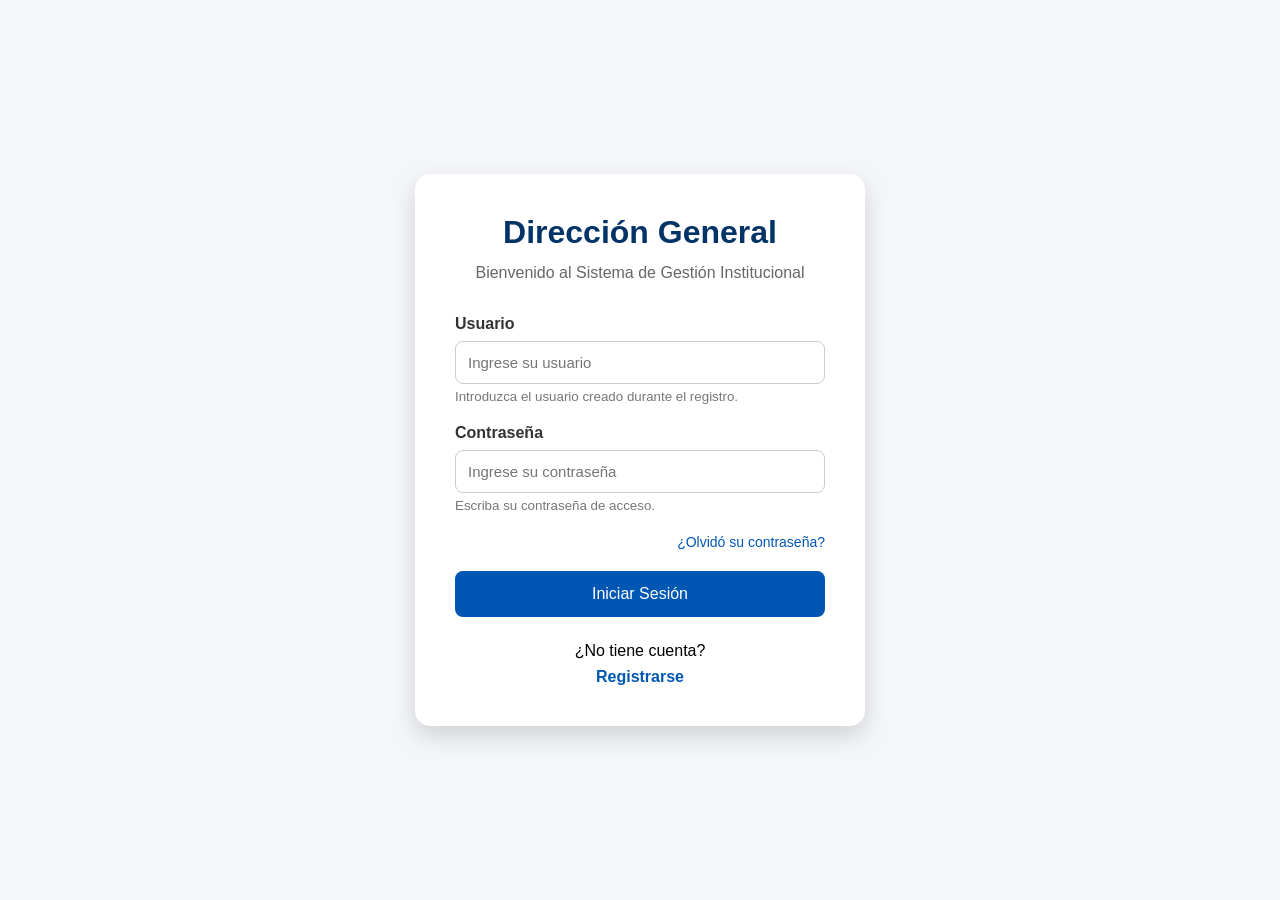
<file: login.html>
<!DOCTYPE html>
<html lang="en">
<head>
    <meta charset="UTF-8">
    <meta name="viewport" content="width=device-width, initial-scale=1.0">
    <title>iniciar cesion</title>
    <link rel="stylesheet" href="./css/login.css">
</head>

<body>
    <div class="contenedor">

        <div class="card-login">

            <h1>Dirección General</h1>

            <p class="subtitulo">
                Bienvenido al Sistema de Gestión Institucional
            </p>

            <form id="myForm">

                <div class="grupo">

                    <label>Usuario</label>

                    <input type="text" placeholder="Ingrese su usuario" id="usuario">

                    <small>
                        Introduzca el usuario creado durante el registro.
                    </small>

                </div>

                <div class="grupo">

                    <label>Contraseña</label>

                    <input type="password" placeholder="Ingrese su contraseña" id="contraseña">

                    <small>
                        Escriba su contraseña de acceso.
                    </small>

                </div>

                <div class="enlaces">

                    <a href="#">
                        ¿Olvidó su contraseña? 
                    </a>

                </div>

           <button type="submit" class="btn-login" id="btnSubmit">
                    Iniciar Sesión
           </button>

            </form>

            <div class="registro">

                <p>
                    ¿No tiene cuenta?
                </p>

                <a href="index.html">

                    Registrarse

                </a>

            </div>

        </div>

    </div>



    <script src="./js/login.js"></script>
</body>

</html>
</file>
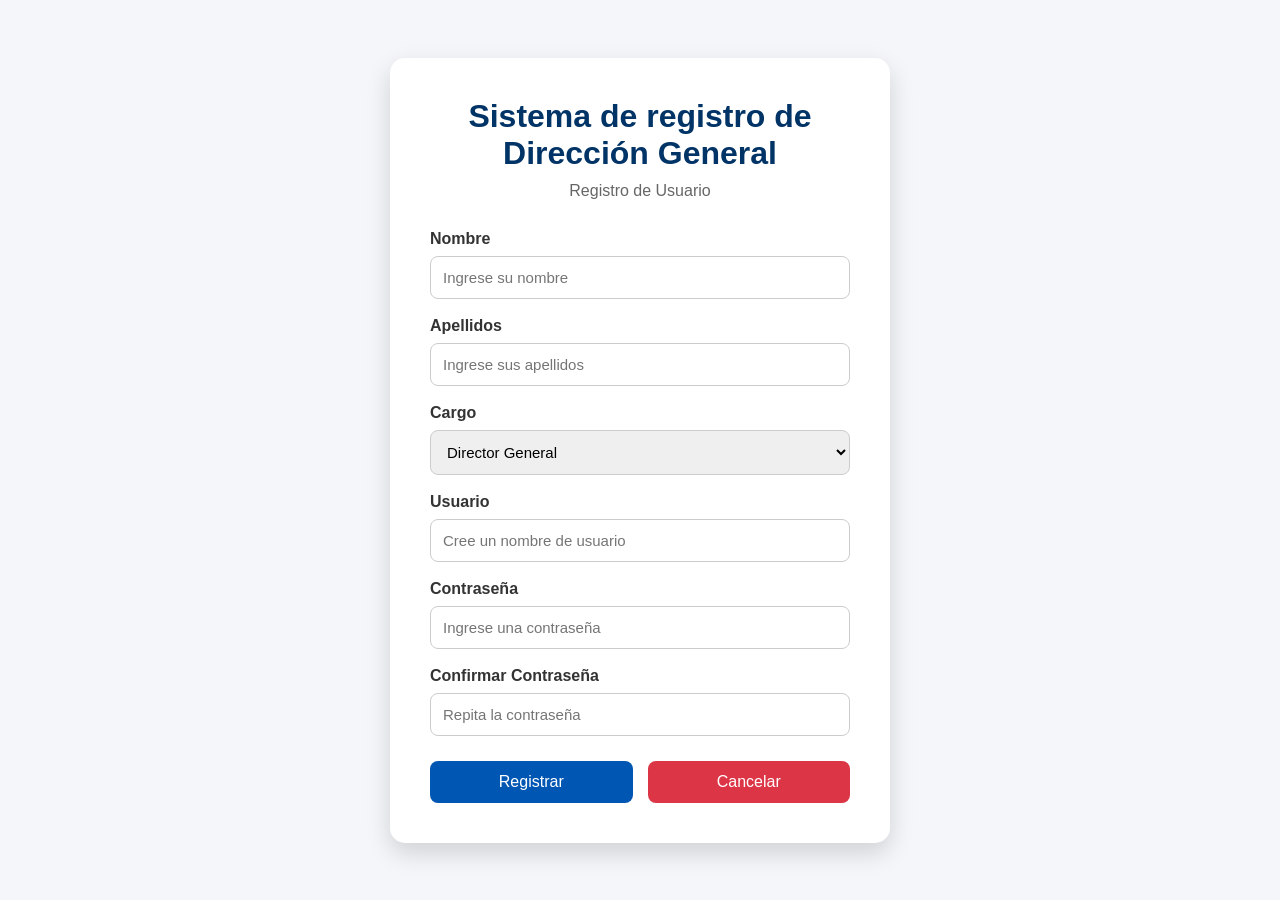
<file: registro.html>
<!DOCTYPE html>
<html lang="en">
<head>
    <meta charset="UTF-8">
    <meta name="viewport" content="width=device-width, initial-scale=1.0">
    <title>resgistro de direccion general</title>
    <link rel="stylesheet" href="./css/registro.css">
</head>
<body>
     <div class="contenedor">

        <div class="card-registro">

            <h1>Sistema de registro de Dirección General</h1>

            <p class="subtitulo">
                Registro de Usuario
            </p>

            <form>

                <div class="grupo">

                    <label>Nombre</label>

                    <input type="text" placeholder="Ingrese su nombre">
                </div>

                <div class="grupo">

                    <label>Apellidos</label>

                    <input type="text" placeholder="Ingrese sus apellidos">
                </div>

                <div class="grupo">

                    <label>Cargo</label>

                    <select>

                        <option>Director General</option>
                        <option>secretaria</option>
                    </select>

                </div>

                <div class="grupo">

                    <label>Usuario</label>

                    <input type="text" placeholder="Cree un nombre de usuario">
                </div>

                <div class="grupo">

                    <label>Contraseña</label>

                    <input type="password" placeholder="Ingrese una contraseña">
                </div>

                <div class="grupo">

                    <label>Confirmar Contraseña</label>

                    <input type="password" placeholder="Repita la contraseña">
                </div>

                <div class="botones">

                   <a href="login.html" class="btn-registrar">
                                                Registrar
                    </a>
                    
                    <button
                        type="reset"
                        class="btn-cancelar">

                        Cancelar

                    </button>

                </div>

            </form>

        </div>

    </div>


    <script src="./js/registro.js"></script>
</body>
</html>
</file>
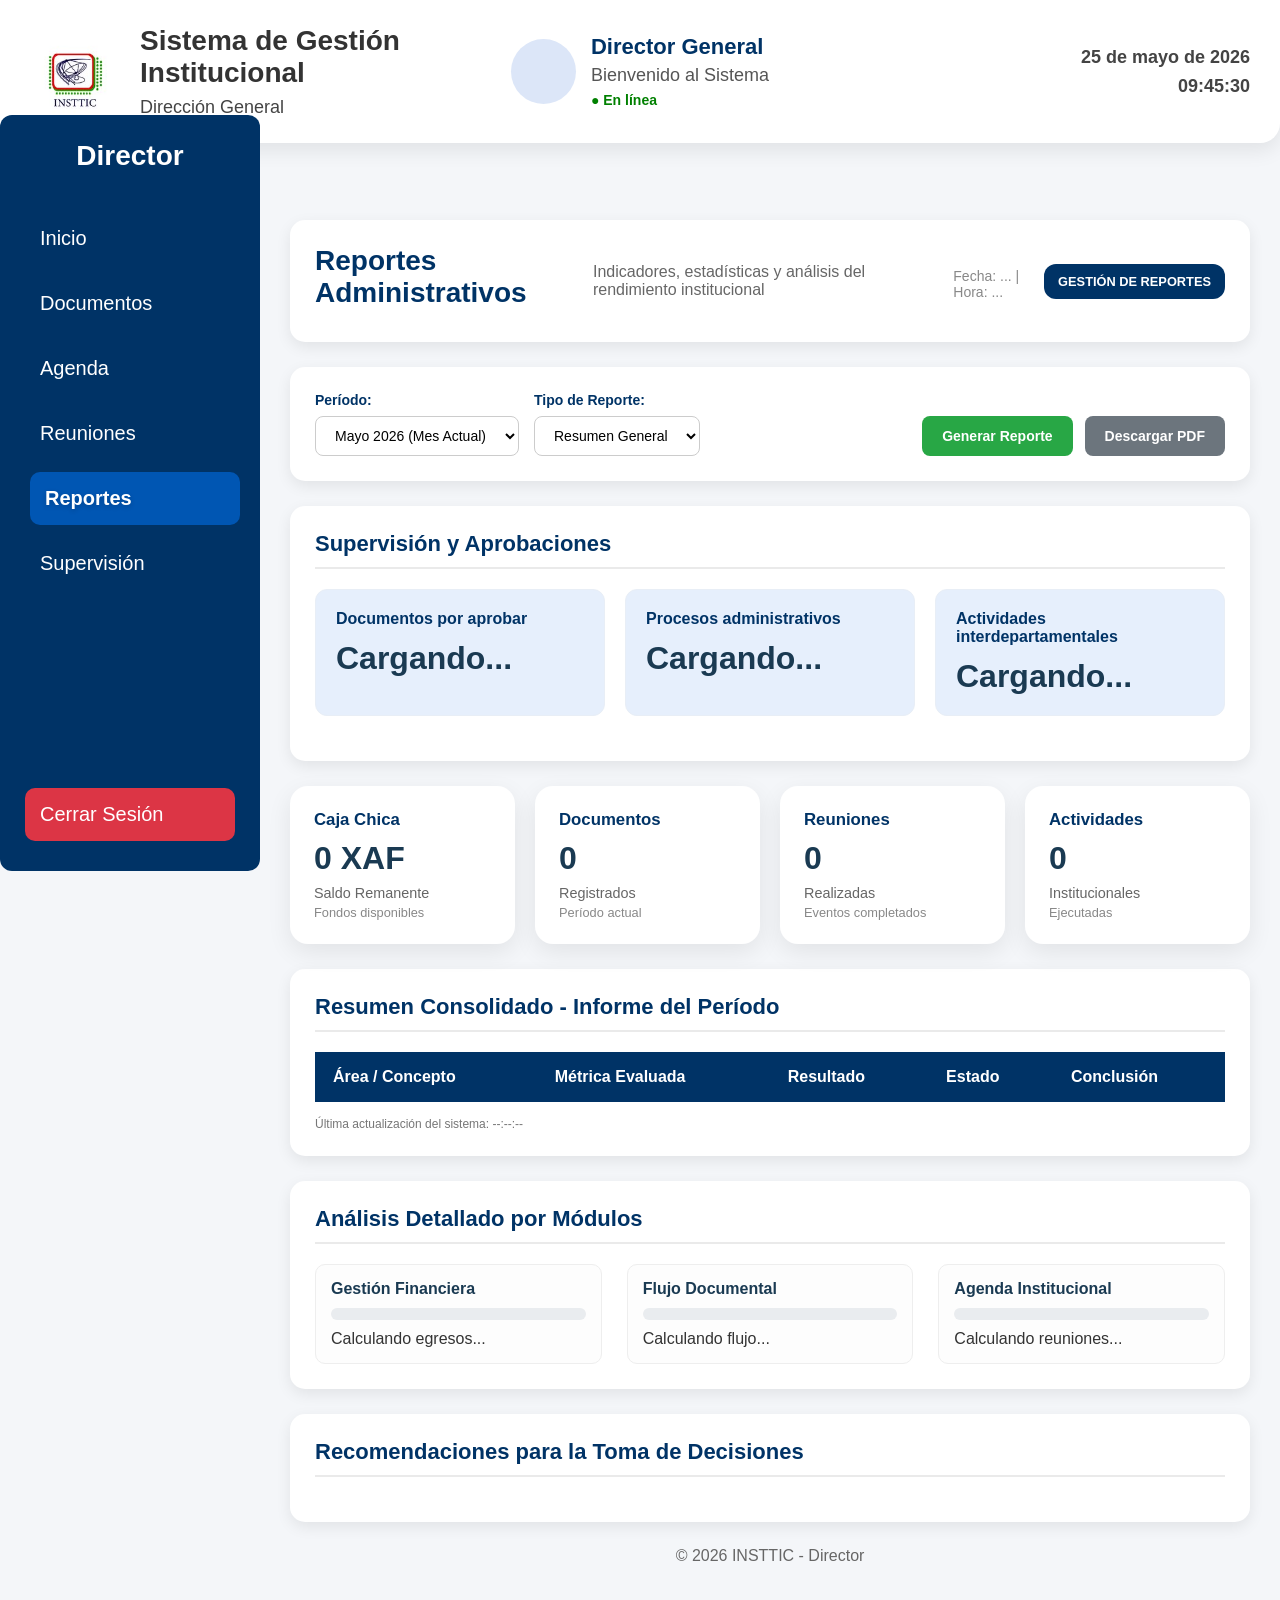
<file: reportes.html>
<!DOCTYPE html>
<html lang="es">
<head>
    <meta charset="UTF-8">
    <meta name="viewport" content="width=device-width, initial-scale=1.0">
    <title>Reportes - Sistema de Gestión Institucional</title>
    <link rel="stylesheet" href="./css/reportes.css">
</head>
<body>
    <div class="contenedor">
        <!-- MENÚ LATERAL (Restaurado y Traducido) -->
        <aside class="barra-lateral">
            <h2>Director</h2>
            <ul>
                <li class="item-menu"><a href="inicio.html">Inicio</a></li>
                <li class="item-menu"><a href="documentos.html">Documentos</a></li>
                <li class="item-menu"><a href="agenda.html">Agenda</a></li>
                <li class="item-menu"><a href="reunion.html">Reuniones</a></li>
                <li class="item-menu activo"><a href="reportes.html">Reportes</a></li>
                <li class="item-menu"><a href="supervision.html">Supervisión</a></li>
                <li class="item-menu cerrar-sesion"><a href="login.html">Cerrar Sesión</a></li>
            </ul>
        </aside>

        <!-- CONTENIDO PRINCIPAL -->
        <main class="contenido">
            
            <!-- CABECERA INSTITUCIONAL -->
            <section class="cabecera">
                <div class="cabecera-izquierda">
                    <img src="./imagenes/logoinsttic.jpg" alt="Logo INSTTIC" class="logo">
                    <div class="info-sistema">
                        <h1>Sistema de Gestión Institucional</h1>
                        <p>Dirección General</p>
                    </div>
                </div>
                <div class="cabecera-centro">
                    <div class="director-mini">
                        <div class="avatar-mini"></div>
                        <div>
                            <h3>Director General</h3>
                            <p>Bienvenido al Sistema</p>
                            <span class="en-linea">● En línea</span>
                        </div>
                    </div>
                </div>
                <div class="cabecera-derecha">
                    <p class="fecha" id="fecha">25 de mayo de 2026</p>
                    <p class="hora" id="hora">09:45:30</p>
                </div>
            </section>

            <!-- MÓDULO DE REPORTES -->
            <section class="modulo-reportes">
                <header class="cabecera-modulo">
                    <div class="cabecera-izquierda">
                        <h2>Reportes Administrativos</h2>
                        <p>Indicadores, estadísticas y análisis del rendimiento institucional</p>
                        <p class="subtexto-tiempo">Fecha: <span id="fecha">...</span> | Hora: <span id="hora">...</span></p>
                    </div>
                    <span class="etiqueta-rol">Gestión de Reportes</span>
                </header>

                <section class="seccion-controles">
                    <div class="controles-izquierdos">
                        <div class="control-grupo">
                            <label for="periodo-filtro">Período:</label>
                            <select id="periodo-filtro">
                                <option value="mayo2026">Mayo 2026 (Mes Actual)</option>
                                <option value="abril2026">Abril 2026</option>
                                <option value="marzo2026">Marzo 2026</option>
                            </select>
                        </div>
                        <div class="control-grupo">
                            <label for="tipo-reporte">Tipo de Reporte:</label>
                            <select id="tipo-reporte">
                                <option value="general">Resumen General</option>
                                <option value="financiero">Financiero</option>
                                <option value="documental">Documental</option>
                                <option value="actividades">Actividades</option>
                            </select>
                        </div>
                    </div>
                    <div class="controles-derechos">
                        <button class="botn botn-primario" id="btn-generar">Generar Reporte</button>
                        <button class="botn botn-secundario" id="btn-exportar">Descargar PDF</button>
                    </div>
                </section>

                <section class="bloque-datos panel-supervision">
                    <h3 class="bloque-titulo">Supervisión y Aprobaciones</h3>
                    <div class="supervision-cuadricula">
                        <div class="supervision-tarjeta">
                            <h4>Documentos por aprobar</h4>
                            <p id="aprobaciones-documentos">Cargando...</p>
                        </div>
                        <div class="supervision-tarjeta">
                            <h4>Procesos administrativos</h4>
                            <p id="procesos-administrativos">Cargando...</p>
                        </div>
                        <div class="supervision-tarjeta">
                            <h4>Actividades interdepartamentales</h4>
                            <p id="actividades-coordinacion">Cargando...</p>
                        </div>
                    </div>
                    <div id="lista-aprobaciones" class="lista-aprobaciones-elementos"></div>
                </section>

                <section class="icr-contenedor">
                    <div class="icr-tarjeta" >
                        <div class="icr-cabecera">
                            <h3>Caja Chica</h3>
                            <span class="icr-icono"></span>
                        </div>
                        <p class="icr-valor" id="kpi-caja">0 XAF</p>
                        <p class="icr-etiqueta">Saldo Remanente</p>
                        <p class="icr-detalle">Fondos disponibles</p>
                    </div>
                    <div class="icr-tarjeta">
                        <div class="icr-cabecera">
                            <h3>Documentos</h3>
                            <span class="icr-icono"></span>
                        </div>
                        <p class="icr-valor" id="kpi-documentos">0</p>
                        <p class="icr-etiqueta">Registrados</p>
                        <p class="icr-detalle">Período actual</p>
                    </div>
                    <div class="icr-tarjeta">
                        <div class="icr-cabecera">
                            <h3>Reuniones</h3>
                            <span class="icr-icono"></span>
                        </div>
                        <p class="icr-valor" id="kpi-reuniones">0</p>
                        <p class="icr-etiqueta">Realizadas</p>
                        <p class="icr-detalle">Eventos completados</p>
                    </div>
                    <div class="icr-tarjeta">
                        <div class="icr-cabecera">
                            <h3>Actividades</h3>
                            <span class="icr-icono"></span>
                        </div>
                        <p class="icr-valor" id="kpi-actividades">0</p>
                        <p class="icr-etiqueta">Institucionales</p>
                        <p class="icr-detalle">Ejecutadas</p>
                    </div>
                </section>

                <section class="bloque-datos">
                    <h3 class="bloque-titulo">Resumen Consolidado - Informe del Período</h3>
                    <div class="tabla-desplazamiento">
                        <table class="tabla-reporte" id="tabla-resumen">
                            <thead>
                                <tr>
                                    <th>Área / Concepto</th>
                                    <th>Métrica Evaluada</th>
                                    <th>Resultado</th>
                                    <th>Estado</th>
                                    <th>Conclusión</th>
                                </tr>
                            </thead>
                            <tbody id="tbody-resumen"></tbody>
                        </table>
                    </div>
                    <p class="subtexto-actualizacion">Última actualización del sistema: <span id="ultima-actualizacion">--:--:--</span></p>
                </section>

                <section class="bloque-datos">
                    <h3 class="bloque-titulo">Análisis Detallado por Módulos</h3>
                    <div class="analisis-cuadricula">
                        <div class="analisis-elemento">
                            <h4>Gestión Financiera</h4>
                            <div class="barra-progreso">
                                <div class="progreso" id="progreso-financiero"></div>
                            </div>
                            <p id="texto-financiero">Calculando egresos...</p>
                        </div>
                        <div class="analisis-elemento">
                            <h4>Flujo Documental</h4>
                            <div class="barra-progreso">
                                <div class="progreso" id="progreso-documental"></div>
                            </div>
                            <p id="texto-documental">Calculando flujo...</p>
                        </div>
                        <div class="analisis-elemento">
                            <h4>Agenda Institucional</h4> 
                            <div class="barra-progreso">
                                <div class="progreso" id="progreso-agenda"></div>
                            </div>
                            <p id="texto-agenda">Calculando reuniones...</p>
                        </div>
                    </div>
                </section>

                <section class="bloque-datos">
                    <h3 class="bloque-titulo">Recomendaciones para la Toma de Decisiones</h3>
                    <div class="recomendaciones-contenedor">
                        <div id="recomendaciones-lista" class="recomendaciones-lista"></div>
                    </div>
                </section>
            </section>
            <footer class="footer">
                <p>© 2026 INSTTIC - Director</p>
            </footer>
        </main>
    </div>
    <script src="./js/reportes.js"></script>
</body>
</html>
</file>
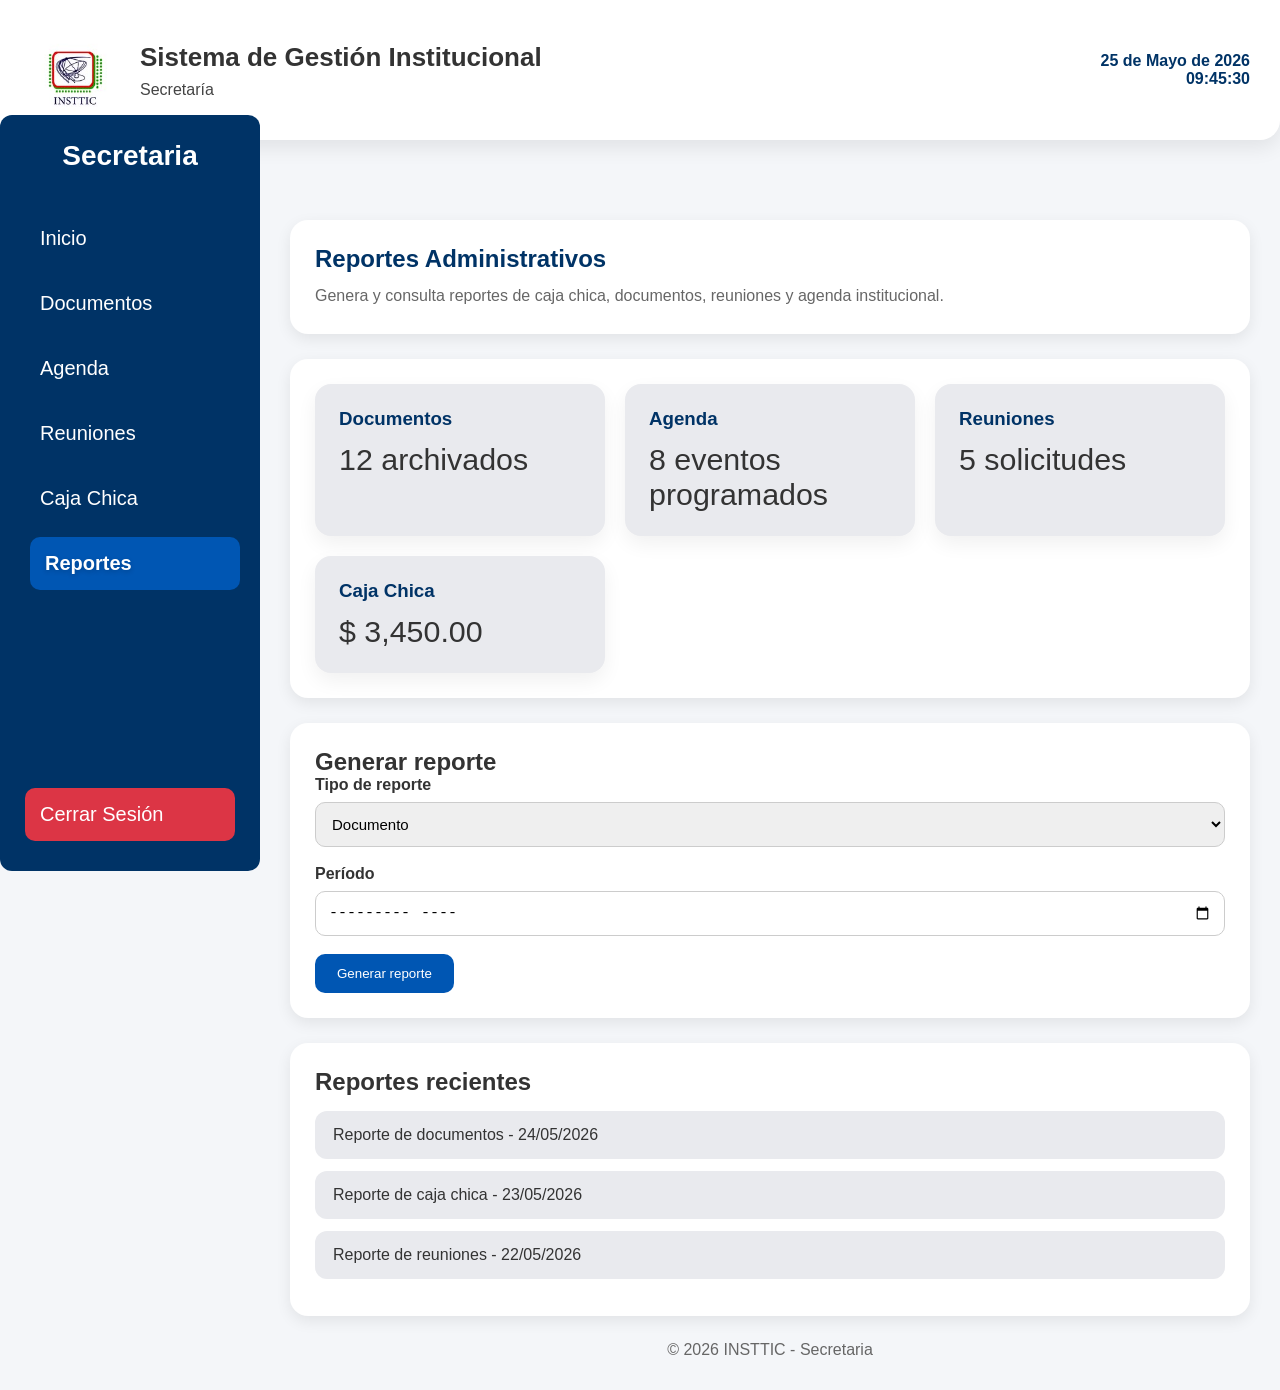
<file: reportesec.html>
<!DOCTYPE html>
<html lang="es">
<head>
    <meta charset="UTF-8">
    <meta name="viewport" content="width=device-width, initial-scale=1.0">
    <title>Reportes - Secretaria</title>
    <link rel="stylesheet" href="./css-secre/reportesec.css">
</head>
<body>
    <div class="contenedor">
        <aside class="sidebar">
            <h2>Secretaria</h2>
            <ul>
                <li class="menu-item"><a href="iniciosec.html">Inicio</a></li>
                <li class="menu-item"><a href="documentosec.html">Documentos</a></li>
                <li class="menu-item"><a href="agendasec.html">Agenda</a></li>
                <li class="menu-item"><a href="reunionsec.html">Reuniones</a></li>
                <li class="menu-item"><a href="cajachica.html">Caja Chica</a></li>
                <li class="menu-item activo"><a href="reportesec.html">Reportes</a></li>
                <li class="cerrar-sesion"><a href="login.html">Cerrar Sesión</a></li>
            </ul>
        </aside>
        <main class="contenido">
            <section class="cabecera">
                <div class="cabecera-izquierda">
                    <img src="./imagenes/logoinsttic.jpg" alt="Logo INSTTIC" class="logo">
                    <div class="info-sistema">
                        <h1>Sistema de Gestión Institucional</h1>
                        <p>Secretaría</p>
                    </div>
                </div>
                <div class="cabecera-derecha">
                    <p class="fecha">25 de Mayo de 2026</p>
                    <p class="hora">09:45:30</p>
                </div>
            </section>
            <section class="titulo-modulo">
                <h1>Reportes Administrativos</h1>
                <p>Genera y consulta reportes de caja chica, documentos, reuniones y agenda institucional.</p>
            </section>
            <section class="panel indicadores-reportes">
                <div class="card">
                    <h3>Documentos</h3>
                    <p>12 archivados</p>
                </div>
                <div class="card">
                    <h3>Agenda</h3>
                    <p>8 eventos programados</p>
                </div>
                <div class="card">
                    <h3>Reuniones</h3>
                    <p>5 solicitudes</p>
                </div>
                <div class="card">
                    <h3>Caja Chica</h3>
                    <p>$ 3,450.00</p>
                </div>
            </section>
            <section class="panel formulario-panel">
                <h2>Generar reporte</h2>
                <form id="formReporteSec">
                    <div class="grupo-formulario">
                        <label for="tipoReporte">Tipo de reporte</label>
                        <select id="tipoReporte">
                            <option>Documento</option>
                            <option>Agenda</option>
                            <option>Reuniones</option>
                            <option>Caja Chica</option>
                        </select>
                    </div>
                    <div class="grupo-formulario">
                        <label for="periodoReporte">Período</label>
                        <input type="month" id="periodoReporte">
                    </div>
                    <button type="submit" class="btn-registrar">Generar reporte</button>
                </form>
            </section>
            <section class="panel">
                <h2>Reportes recientes</h2>
                <ul class="lista-reportes" id="listaReportesRecientes">
                    <li>Reporte de documentos - 24/05/2026</li>
                    <li>Reporte de caja chica - 23/05/2026</li>
                    <li>Reporte de reuniones - 22/05/2026</li>
                </ul>
            </section>
            <footer class="footer">
                <p>© 2026 INSTTIC - Secretaria</p>
            </footer>
        </main>
    </div>
    <script src="./secre.js/reportesec.js"></script>
</body>
</html>
</file>
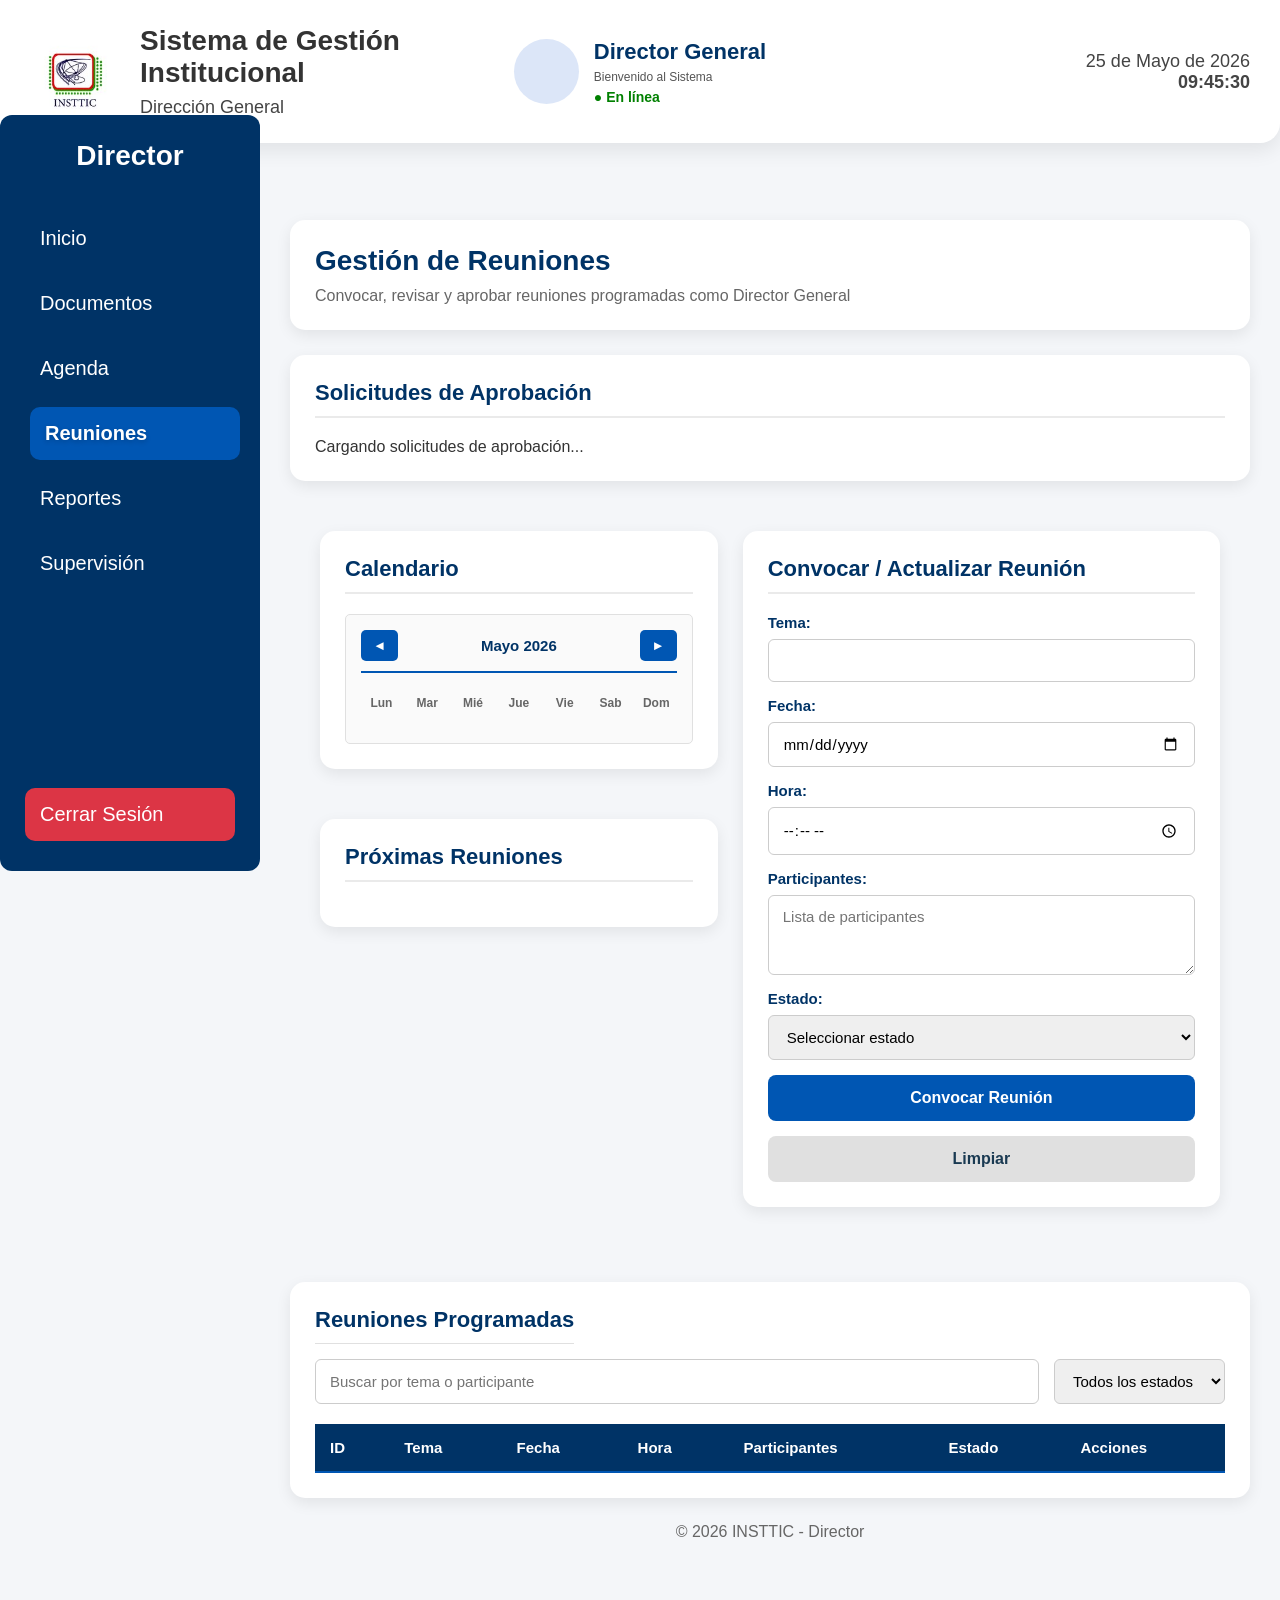
<file: reunion.html>
<!DOCTYPE html>
<html lang="es">

<head>
    <meta charset="UTF-8">
    <meta name="viewport" content="width=device-width, initial-scale=1.0">
    <title>Gestión de Reuniones</title>
    <link rel="stylesheet" href="./css/reunion.css">
</head>

<body>
    <div class="contenedor">

        <!-- Menu lateral -->
        <aside class="sidebar">
            <h2>Director</h2>
            <ul>
                <li class="menu-item"><a href="inicio.html">Inicio</a></li>
                <li class="menu-item"><a href="documentos.html">Documentos</a></li>
                <li class="menu-item"><a href="agenda.html">Agenda</a></li>
                <li class="menu-item activo"><a href="reunion.html">Reuniones</a></li>
                <li class="menu-item"><a href="reportes.html">Reportes</a></li>
                <li class="menu-item"><a href="supervision.html">Supervisión</a></li>
                <li class="menu-item cerrar-sesion"><a href="login.html">Cerrar Sesión</a></li>
            </ul>
        </aside>

        <!-- Contenido principal -->
        <main class="contenido">

            <!-- CABECERA INSTITUCIONAL -->
            <section class="cabecera">
                <div class="cabecera-izquierda">
                    <img src="./imagenes/logoinsttic.jpg" alt="Logo INSTTIC" class="logo">
                    <div class="info-sistema">
                        <h1>Sistema de Gestión Institucional</h1>
                        <p>Dirección General</p>
                    </div>
                </div>

                <div class="cabecera-centro">
                    <div class="director-mini">
                        <div class="avatar-mini"></div>
                        <div>
                            <h3>Director General</h3>
                            <p>Bienvenido al Sistema</p>
                            <span class="online">● En línea</span>
                        </div>
                    </div>
                </div>

                <div class="cabecera-derecha">
                    <p class="fecha">25 de Mayo de 2026</p>
                    <p class="hora">09:45:30</p>
                </div>
            </section>


            <section class="titulo-modulo">
                <h1>Gestión de Reuniones</h1>
                <p>Convocar, revisar y aprobar reuniones programadas como Director General</p>
            </section>

            <section class="panel panel-supervision">
                <h2>Solicitudes de Aprobación</h2>
                <div class="solicitudes-lista" id="listaSolicitudesReunion">
                    <p class="sin-datos">Cargando solicitudes de aprobación...</p>
                </div>
            </section>

            <div class="agenda-principal">
                <!-- COLUMNA IZQUIERDA: CALENDARIO Y PRÓXIMAS REUNIONES -->
                <div class="columna-izquierda">
                    <section class="panel">
                        <h2>Calendario</h2>
                        <div class="calendario">
                            <div class="calendario-header">
                                <button class="mes-anterior">◄</button>
                                <span class="mes-actual">Mayo 2026</span>
                                <button class="mes-siguiente">►</button>
                            </div>
                            <div class="dias-semana">
                                <div class="dia-semana">Lun</div>
                                <div class="dia-semana">Mar</div>
                                <div class="dia-semana">Mié</div>
                                <div class="dia-semana">Jue</div>
                                <div class="dia-semana">Vie</div>
                                <div class="dia-semana">Sab</div>
                                <div class="dia-semana">Dom</div>
                            </div>
                            <div class="dias-calendario"></div>
                        </div>
                    </section>

                    <section class="panel">
                        <h2>Próximas Reuniones</h2>
                        <div class="proximas-actividades" id="listaProximasReuniones"></div>
                    </section>
                </div>

                <!-- COLUMNA DERECHA: FORMULARIO -->
                <div class="columna-derecha">
                    <section class="panel panel-formulario">
                        <h2>Convocar / Actualizar Reunión</h2>
                        <form class="formulario-actividad" id="formularioReunion">
                            <div class="grupo-formulario">
                                <label for="tema">Tema:</label>
                                <input type="text" id="tema" name="tema" required>
                            </div>

                            <div class="grupo-formulario">
                                <label for="fecha">Fecha:</label>
                                <input type="date" id="fecha" name="fecha" required>
                            </div>

                            <div class="grupo-formulario">
                                <label for="hora">Hora:</label>
                                <input type="time" id="hora" name="hora" required>
                            </div>

                            <div class="grupo-formulario">
                                <label for="participantes">Participantes:</label>
                                <textarea id="participantes" name="participantes" rows="3"
                                    placeholder="Lista de participantes" required></textarea>
                            </div>

                            <div class="grupo-formulario">
                                <label for="estado">Estado:</label>
                                <select id="estado" name="estado" required>
                                    <option value="">Seleccionar estado</option>
                                    <option value="convocada">Convocada</option>
                                    <option value="pendiente">Pendiente</option>
                                    <option value="cancelada">Cancelada</option>
                                </select>
                            </div>

                            <button type="submit" class="btn-registrar">Convocar Reunión</button>
                            <button type="reset" class="btn-limpiar">Limpiar</button>
                        </form>
                    </section>
                </div>
            </div>

            <section class="panel">
                <div class="panel-header">
                    <h2>Reuniones Programadas</h2>
                    <div class="filtros-actividades">
                        <input type="text" placeholder="Buscar por tema o participante" class="filtro-busqueda">
                        <select class="filtro-estado">
                            <option value="">Todos los estados</option>
                            <option value="convocada">Convocada</option>
                            <option value="pendiente">Pendiente</option>
                            <option value="cancelada">Cancelada</option>
                        </select>
                    </div>
                </div>

                <table class="tabla-actividades tabla-reuniones">
                    <thead>
                        <tr>
                            <th>ID</th>
                            <th>Tema</th>
                            <th>Fecha</th>
                            <th>Hora</th>
                            <th>Participantes</th>
                            <th>Estado</th>
                            <th>Acciones</th>
                        </tr>
                    </thead>
                    <tbody></tbody>
                </table>
            </section>

           <footer class="footer">
                <p>© 2026 INSTTIC - Director</p>
           </footer>

        </main>
    </div>

    <script src="./js/reunion.js"></script>
</body>

</html>
<!DOCTYPE html>
</file>
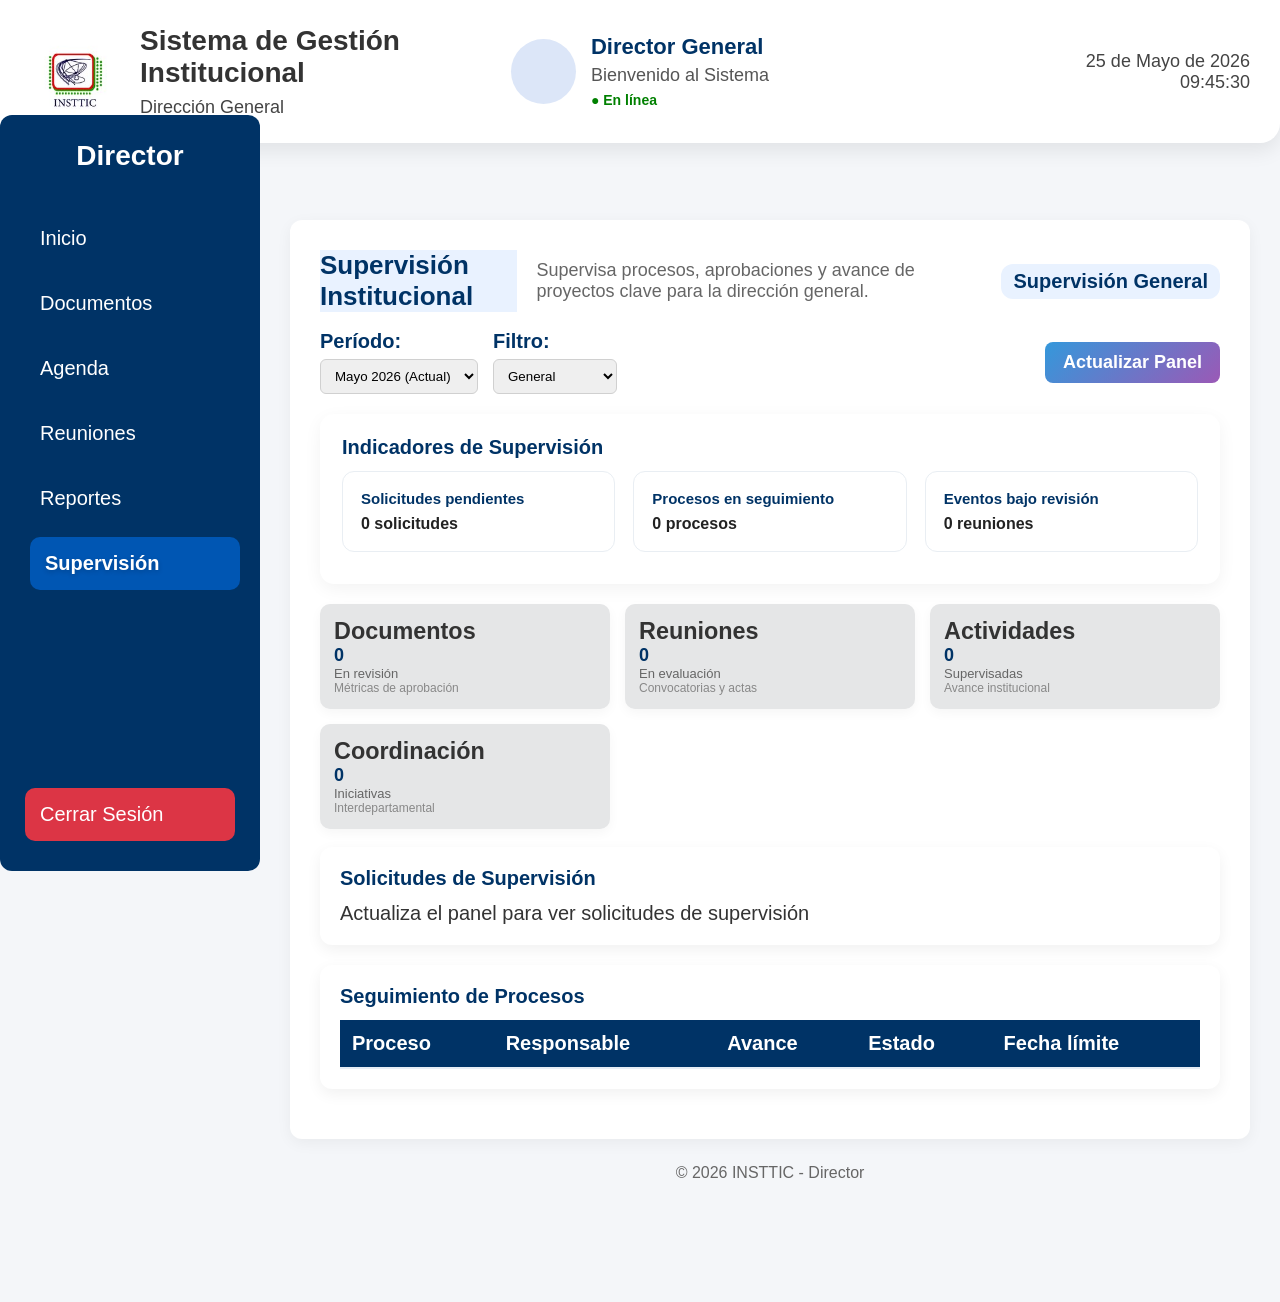
<file: supervision.html>
<!DOCTYPE html>
<html lang="es">
<head>
    <meta charset="UTF-8">
    <meta name="viewport" content="width=device-width, initial-scale=1.0">
    <title>Supervisión - Sistema de Gestión Institucional</title>
    <link rel="stylesheet" href="./css/supervision.css">
</head>
<body>
    <div class="contenedor">
        <!-- MENÚ LATERAL -->
        <aside class="barra-lateral">
            <h2 class="barra-lateral-titulo">Director</h2>
            <ul class="barra-lateral-menu">
                <li class="item-menu"><a href="inicio.html">Inicio</a></li>
                <li class="item-menu"><a href="documentos.html">Documentos</a></li>
                <li class="item-menu"><a href="agenda.html">Agenda</a></li>
                <li class="item-menu"><a href="reunion.html">Reuniones</a></li>
                <li class="item-menu"><a href="reportes.html">Reportes</a></li>
                <li class="item-menu activo"><a href="supervision.html">Supervisión</a></li>
                <li class="item-menu cerrar-sesion"><a href="login.html">Cerrar Sesión</a></li>
            </ul>
        </aside>

        <!-- CONTENIDO PRINCIPAL -->
        <main class="contenido">
            <!-- CABECERA INSTITUCIONAL -->
            <section class="cabecera">
                <div class="cabecera-izquierda">
                    <img src="./imagenes/logoinsttic.jpg" alt="Logo INSTTIC" class="logo">
                    <div class="info-sistema">
                        <h1>Sistema de Gestión Institucional</h1>
                        <p>Dirección General</p>
                    </div>
                </div>

                <div class="cabecera-centro">
                    <div class="director-mini">
                        <div class="avatar-mini"></div>
                        <div>
                            <h3>Director General</h3>
                            <p>Bienvenido al Sistema</p>
                            <span class="en-linea">● En línea</span>
                        </div>
                    </div>
                </div>

                <div class="cabecera-derecha">
                    <p class="fecha">25 de Mayo de 2026</p>
                    <p class="hora">09:45:30</p>
                </div>
            </section>

            <!-- MÓDULO DE SUPERVISIÓN -->
            <section class="modulo-supervision">
                <header class="cabecera-modulo">
                    <div class="cabecera-izquierda">
                        <h2>Supervisión Institucional</h2>
                        <p>Supervisa procesos, aprobaciones y avance de proyectos clave para la dirección general.</p>
                    </div>
                    <span class="etiqueta-rol">Supervisión General</span>
                </header>

                <section class="seccion-controles">
                    <div class="controles-izquierdos">
                        <div class="control-grupo">
                            <label for="periodo-filtro">Período:</label>
                            <select id="periodo-filtro">
                                <option value="mayo2026">Mayo 2026 (Actual)</option>
                                <option value="abril2026">Abril 2026</option>
                                <option value="marzo2026">Marzo 2026</option>
                            </select>
                        </div>
                        <div class="control-grupo">
                            <label for="tipo-reporte">Filtro:</label>
                            <select id="tipo-reporte">
                                <option value="general">General</option>
                                <option value="aprobaciones">Aprobaciones</option>
                                <option value="procesos">Procesos</option>
                                <option value="actividades">Actividades</option>
                            </select>
                        </div>
                    </div>
                    <div class="controles-derechos">
                        <button class="botn botn-primario" id="btn-generar">Actualizar Panel</button>
                    </div>
                </section>

                <section class="bloque-datos panel-supervision">
                    <h3 class="bloque-titulo">Indicadores de Supervisión</h3>
                    <div class="supervision-cuadricula">
                        <div class="supervision-tarjeta">
                            <h4>Solicitudes pendientes</h4>
                            <p id="aprobaciones-pendientes">0 solicitudes</p>
                        </div>
                        <div class="supervision-tarjeta">
                            <h4>Procesos en seguimiento</h4>
                            <p id="procesos-seguimiento">0 procesos</p>
                        </div>
                        <div class="supervision-tarjeta">
                            <h4>Eventos bajo revisión</h4>
                            <p id="reuniones-revision">0 reuniones</p>
                        </div>
                    </div>
                </section>

                <section class="icr-contenedor">
                    <div class="icr-tarjeta">
                        <div class="icr-cabecera">
                            <h3>Documentos</h3>
                            <span class="icr-icono"></span>
                        </div>
                        <p class="icr-valor" id="kpi-documentos">0</p>
                        <p class="icr-etiqueta">En revisión</p>
                        <p class="icr-detalle">Métricas de aprobación</p>
                    </div>
                    <div class="icr-tarjeta">
                        <div class="icr-cabecera">
                            <h3>Reuniones</h3>
                            <span class="icr-icono"></span>
                        </div>
                        <p class="icr-valor" id="kpi-reuniones">0</p>
                        <p class="icr-etiqueta">En evaluación</p>
                        <p class="icr-detalle">Convocatorias y actas</p>
                    </div>
                    <div class="icr-tarjeta">
                        <div class="icr-cabecera">
                            <h3>Actividades</h3>
                            <span class="icr-icono"></span>
                        </div>
                        <p class="icr-valor" id="kpi-actividades">0</p>
                        <p class="icr-etiqueta">Supervisadas</p>
                        <p class="icr-detalle">Avance institucional</p>
                    </div>
                    <div class="icr-tarjeta">
                        <div class="icr-cabecera">
                            <h3>Coordinación</h3>
                            <span class="icr-icono"></span>
                        </div>
                        <p class="icr-valor" id="kpi-coordinacion">0</p>
                        <p class="icr-etiqueta">Iniciativas</p>
                        <p class="icr-detalle">Interdepartamental</p>
                    </div>
                </section>

                <section class="bloque-datos">
                    <h3 class="bloque-titulo">Solicitudes de Supervisión</h3>
                    <div class="lista-solicitudes" id="lista-solicitudes-supervision">
                        <p class="sin-datos">Actualiza el panel para ver solicitudes de supervisión</p>
                    </div>
                </section>

                <section class="bloque-datos">
                    <h3 class="bloque-titulo">Seguimiento de Procesos</h3>
                    <div class="tabla-desplazamiento">
                        <table class="tabla-reporte" id="tabla-reporte-supervision">
                            <thead>
                                <tr>
                                    <th>Proceso</th>
                                    <th>Responsable</th>
                                    <th>Avance</th>
                                    <th>Estado</th>
                                    <th>Fecha límite</th>
                                </tr>
                            </table>
                        </div>
                </section>
            </section>
            <footer class="footer">
                <p>© 2026 INSTTIC - Director</p>
            </footer>
        </main>
    </div>
    <script src="./js/supervision.js"></script>
</body>
</html>
</file>
<file: css/style.css>
*{
    margin:0;
    padding:0;
    box-sizing:border-box;
}

body{
    font-family:Arial, Helvetica, sans-serif;
    background:#f4f6f9;
    min-height:100vh;
}

.contenedor{
    display:flex;
    justify-content:center;
    align-items:center;
    min-height:100vh;
}

.card-registro{
    background:white;
    width:500px;
    padding:40px;
    border-radius:15px;
    box-shadow:0 10px 25px rgba(0,0,0,.15);
}

.card-registro h1{
    text-align:center;
    color:#003366;
    margin-bottom:10px;
}

.subtitulo{
    text-align:center;
    color:#666;
    margin-bottom:30px;
}

.grupo{
    margin-bottom:18px;
}

label{
    display:block;
    margin-bottom:8px;
    font-weight:bold;
    color:#333;
}

input,select{
    width:100%;
    padding:12px;
    border:1px solid #ccc;
    border-radius:8px;
    font-size:15px;
}

input:focus,select:focus{
    outline:none;
    border:1px solid #0056b3;
}

.botones{
    display:flex;
    gap:15px;
    margin-top:25px;
}

.btn-registrar{
    display:inline-block;
    flex:1;
    text-align:center;
    text-decoration:none;
    background:#0056b3;
    color:white;
    padding:12px;
    border-radius:8px;
    font-size:16px;
    cursor: pointer;
}

.btn-registrar:hover{
    background:#003f88;
}

.btn-cancelar{
    flex:1;
    background:#dc3545;
    color:white;
    border:none;
    padding:12px;
    border-radius:8px;
    cursor:pointer;
    font-size:16px;
}

.btn-cancelar:hover{
 background:#b52b3a;
}
</file>
<file: css/agenda.css>
* {
    margin: 0;
    padding: 0;
    box-sizing: border-box;
}

body {
    font-family: Arial, Helvetica, sans-serif;
    background: #f4f6f9;
    color: #333;
}

.contenedor {
    display: flex;
    min-height: 100vh;
}

/* MENÚ LATERAL */
.barra-lateral {
    margin-top: 9%;
    width: 260px;
    background: #003366;
    color: white;
    padding: 25px;
    position: fixed;
    border-radius: 12px;
    left: 0;
    top: 0;
    height: 84vh;
    z-index: 100;
}

.barra-lateral h2 {
    text-align: center;
    margin-bottom: 40px;
    font-size: 28px;
}

.barra-lateral ul {
    list-style: none;
}

.barra-lateral ul li {
    padding: 15px;
    font-size: 20px;
    margin-bottom: 12px;
    border-radius: 10px;
    transition: 0.3s;
}

.barra-lateral ul li a {
    display: block;
    color: white;
    text-decoration: none;
    width: 100%;
}

.barra-lateral ul li:hover,
.barra-lateral ul li.activo {
    background: #0056b3;
    transform: translateX(5px);
    text-shadow: 0 2px 5px rgba(0,0,0,.2);
}

.barra-lateral ul li.activo a {
    font-weight: bold;
}

.cerrar-sesion {
    margin-top: 22vh;
    background: #dc3545 !important;
}

.cerrar:hover,
.cerrar-sesion:hover {
    background: #b52b3a !important;
}

/* CONTENIDO PRINCIPAL */
.contenido {
    margin-left: 260px;
    padding: 30px;
    padding-top: 220px;
    padding-bottom: 180px;
    width: 100%;
}

/* CABECERA INSTITUCIONAL */
.cabecera {
    position: fixed;
    width: 100%;
    top: 0;
    right: 0;
    display: flex;
    align-items: center;
    justify-content: space-between;
    gap: 20px;
    background: white;
    padding: 25px 30px;
    border-radius: 0 0 20px 20px;
    box-shadow: 0 8px 20px rgba(0,0,0,.08);
    z-index: 20;
}

.cabecera-izquierda,
.cabecera-centro,
.cabecera-derecha {
    flex: 1;
}

.cabecera-centro {
    display: flex;
    justify-content: center;
    align-items: center;
}

.cabecera-derecha {
    text-align: right;
}

.logo {
    width: 90px;
    height: auto;
    border-radius: 15px;
    object-fit: cover;
}

.cabecera-izquierda {
    display: flex;
    align-items: center;
    gap: 20px;
}

.cabecera-izquierda .info-sistema {
    max-width: calc(100% - 110px);
}

.cabecera h1 {
    font-size: 28px;
    margin-bottom: 8px;
}

.cabecera p {
    color: #444;
    font-size: 18px;
}

.cabecera .director-mini {
    display: flex;
    align-items: center;
    gap: 15px;
}

.cabecera .avatar-mini {
    width: 65px;
    height: 65px;
    border-radius: 50%;
    background: #dce6f8;
    display: flex;
    justify-content: center;
    align-items: center;
    font-size: 30px;
}

.cabecera .director-mini h3 {
    color: #003366;
    font-size: 22px;
    margin-bottom: 5px;
}

.cabecera .director-mini p {
    color: #555;
    margin-bottom: 5px;
}

.cabecera .en-linea {
    color: green;
    font-weight: bold;
    font-size: 14px;
}

/* TÍTULO DEL MÓDULO */
.titulo-modulo {
    margin-bottom: 25px;
}

.titulo-modulo h1 {
    color: #003366;
    font-size: 30px;
    margin-bottom: 5px;
}

.titulo-modulo p {
    color: #666;
    font-size: 16px;
}

/* PANELES GENERALES */
.panel {
    background: white;
    padding: 25px;
    border-radius: 15px;
    margin-bottom: 30px;
    box-shadow: 0 5px 15px rgba(0,0,0,.1);
    border: 1px solid rgba(0,51,102,.1);
}

.panel h2 {
    color: #003366;
    margin-bottom: 15px;
    font-size: 22px;
}

/* PANEL RESUMEN Y TARJETAS */
.resumen-agenda-cuadricula {
    display: grid;
    grid-template-columns: repeat(auto-fit, minmax(240px, 1fr));
    gap: 20px;
}

.resumen-tarjeta {
    background: #f8fafc;
    padding: 20px;
    border-radius: 12px;
    box-shadow: 0 2px 8px rgba(0,0,0,.04);
}

.resumen-tarjeta h3 {
    color: #444;
    font-size: 16px;
    margin-bottom: 8px;
}

.resumen-tarjeta p {
    font-size: 32px;
    font-weight: bold;
    color: #003366;
    margin-bottom: 5px;
}

.resumen-tarjeta span {
    font-size: 13px;
    color: #777;
}

/* LISTAS DE ACTIVIDADES Y COORDINACIÓN */
.proximas-actividades,
.coordinacion-lista {
    display: flex;
    flex-direction: column;
    gap: 12px;
}

.sin-datos {
    color: #888;
    font-style: italic;
    text-align: center;
    padding: 15px;
}

/* CABECERA DE PANEL Y FILTROS */
.panel-cabecera {
    display: flex;
    justify-content: space-between;
    align-items: center;
    flex-wrap: wrap;
    gap: 15px;
    margin-bottom: 20px;
}

.panel-cabecera h2 {
    margin-bottom: 0;
}

.filtros-actividades {
    display: flex;
    gap: 15px;
    flex-wrap: wrap;
}

.filtro-busqueda,
.filtro-estado {
    padding: 10px 15px;
    border: 1px solid #ccc;
    border-radius: 8px;
    font-size: 14px;
    outline: none;
    transition: border 0.3s;
}

.filtro-busqueda {
    width: 260px;
}

.filtro-busqueda:focus,
.filtro-estado:focus {
    border-color: #003366;
}

/* TABLA DE ACTIVIDADES */
.tabla-actividades {
    width: 100%;
    border-collapse: collapse;
    background: white;
}

.tabla-actividades thead {
    background: #003366;
    color: white;
}

.tabla-actividades th, 
.tabla-actividades td {
    padding: 16px 18px;
    text-align: left;
}

.tabla-actividades td {
    border-bottom: 1px solid #e8e8e8;
    font-size: 15px;
}

.tabla-actividades tbody tr {
    transition: background 0.25s ease;
}

.tabla-actividades tbody tr:hover {
    background: #f6f8fc;
}

/* FECHA Y HORA DE CABECERA */
.fecha {
    font-size: 20px;
    font-weight: bold;
    color: #111; 
}
.hora {
    font-size: 20px;
    font-weight: bold;
    color: #003366;
    margin-top: 8px; 
}

/* PIE DE PÁGINA */
.footer {
    text-align: center;
    color: #666;
}
</file>
<file: css-secre/agendasec.css>
* {
    margin: 0;
    padding: 0;
    box-sizing: border-box;
}

body {
    font-family: Arial, Helvetica, sans-serif;
    background: #f4f6f9;
    color: #333;
}

.contenedor {
    display: flex;
    min-height: 100vh;
}

.sidebar {
    width: 260px;
    margin-top: 9%;
    background: #003366;
    color: white;
    padding: 25px;
    position: fixed;
    border-radius: 12px;
    left: 0;
    top: 0;
    height: 84vh;
    z-index: 100;
}

.sidebar h2 {
    text-align: center;
    margin-bottom: 40px;
    font-size: 28px;
}

.sidebar ul {
    list-style: none;
}

.sidebar ul li {
    padding: 15px;
    font-size: 20px;
    margin-bottom: 12px;
    border-radius: 10px;
    transition: 0.3s;
}

.sidebar ul li a {
    display: block;
    color: white;
    text-decoration: none;
    width: 100%;
}

.sidebar ul li:hover,.sidebar ul li.activo {
    background: #0056b3;
    transform: translateX(5px);
    text-shadow: 0 2px 5px rgba(0, 0, 0, .2);
}

.sidebar ul li.activo a {
    font-weight: bold;
}

.cerrar-sesion {
    margin-top: 22vh;
    background: #dc3545 !important;
}

.cerrar-sesion:hover {
    background: #b52b3a !important;
}

.contenido {
    margin-left: 260px;
    padding: 30px;
    padding-top: 220px;
    width: 100%;
}

.cabecera {
    position: fixed;
    top: 0;
    width: 100%;
    right: 0;
    display: flex;
    justify-content: space-between;
    align-items: center;
    gap: 20px;
    background: white;
    padding: 25px 30px;
    border-radius: 0 0 20px 20px;
    box-shadow: 0 8px 20px rgba(0, 0, 0, .08);
    z-index: 20;
}

.cabecera-izquierda {
    display: flex;
    align-items: center;
    gap: 20px;
}

.logo {
    width: 90px;
    height: auto;
    border-radius: 15px;
    object-fit: cover;
}

.info-sistema h1 {
    font-size: 26px;
    margin-bottom: 8px;
}

.info-sistema p {
    color: #444;
    font-size: 16px;
}

.cabecera-derecha {
    text-align: right;
}

.fecha,
.hora {
    font-weight: bold;
    color: #003366;
}

.titulo-modulo,
.panel {
    background: white;
    padding: 25px;
    border-radius: 18px;
    box-shadow: 0 5px 15px rgba(0, 0, 0, .08);
    margin-bottom: 25px;
}

.titulo-modulo h1 {
    color: #003366;
    margin-bottom: 10px;
}

.titulo-modulo p {
    color: #666;
    line-height: 1.6;
}

.formulario-panel .grupo-formulario {
    margin-bottom: 18px;
}

.formulario-panel label {
    display: block;
    margin-bottom: 8px;
    color: #333;
    font-weight: 600;
}

.formulario-panel input,
.formulario-panel textarea {
    width: 100%;
    padding: 12px;
    border: 1px solid #ccc;
    border-radius: 10px;
    font-size: 15px;
}

.formulario-panel textarea {
    resize: vertical;
}

.panel table {
    width: 100%;
    border-collapse: collapse;
    margin-top: 15px;
}

.panel th,
.panel td {
    text-align: left;
    padding: 16px;
}

.panel th {
    background: #003366;
    color: white;
}

.panel tr {
    border-bottom: 1px solid #e5e5e5;
}

.panel tr:hover {
    background: #f5f7fb;
}

.btn-registrar {
    background: #0056b3;
    color: white;
    border: none;
    padding: 12px 22px;
    border-radius: 10px;
    cursor: pointer;
    transition: background .3s;
}

.btn-registrar:hover {
    background: #003f88;
}

.footer {
    text-align: center;
    color: #666;
}

@media (max-width: 900px) {
    .contenido {
        padding-top: 180px;
    }
}
</file>
<file: css-secre/cajachica.css>
* {
    margin: 0;
    padding: 0;
    box-sizing: border-box;
}

body {
    font-family: Arial, Helvetica, sans-serif;
    background: #f4f6f9;
    color: #333;
}

.contenedor {
    display: flex;
    min-height: 100vh;
}

.sidebar {
    width: 260px;
    margin-top: 9%;
    background: #003366;
    color: white;
    padding: 25px;
    position: fixed;
    border-radius: 12px;
    left: 0;
    top: 0;
    height: 84vh;
    z-index: 100;
}

.sidebar h2 {
    text-align: center;
    margin-bottom: 40px;
    font-size: 28px;
}

.sidebar ul {
    list-style: none;
}

.sidebar ul li {
    padding: 15px;
    font-size: 20px;
    margin-bottom: 12px;
    border-radius: 10px;
    transition: 0.3s;
}

.sidebar ul li a {
    display: block;
    color: white;
    text-decoration: none;
    width: 100%;
}

.sidebar ul li:hover,
.sidebar ul li.activo {
    background: #0056b3;
    transform: translateX(5px);
    text-shadow: 0 2px 5px rgba(0, 0, 0, .2);
}

.sidebar ul li.activo a {
    font-weight: bold;
}

.cerrar-sesion {
    margin-top: 22vh;
    background: #dc3545;
}

.cerrar-sesion:hover {
    background: #b52b3a !important;
}

.contenido {
    margin-left: 260px;
    padding: 30px;
    padding-top: 220px;
    width: 100%;
}


.cabecera {
    position: fixed;
    top: 0;
    width: 100%;
    right: 0;
    display: flex;
    justify-content: space-between;
    align-items: center;
    gap: 20px;
    background: white;
    padding: 25px 30px;
    border-radius: 0 0 20px 20px;
    box-shadow: 0 8px 20px rgba(0, 0, 0, .08);
    z-index: 20;
}

.cabecera-izquierda {
    display: flex;
    align-items: center;
    gap: 20px;
}

.logo {
    width: 90px;
    height: auto;
    border-radius: 15px;
    object-fit: cover;
}

.info-sistema h1 {
    font-size: 26px;
    margin-bottom: 8px;
}

.info-sistema p {
    color: #444;
    font-size: 16px;
}

.cabecera-derecha {
    text-align: right;
}

.fecha,
.hora {
    font-weight: bold;
    color: #003366;
}

.titulo-modulo,
.panel {
    background: white;
    padding: 25px;
    border-radius: 18px;
    box-shadow: 0 5px 15px rgba(0, 0, 0, .08);
    margin-bottom: 25px;
}

.titulo-modulo h1 {
    color: #003366;
    margin-bottom: 10px;
}

.titulo-modulo p {
    color: #666;
    line-height: 1.6;
}

.indicadores-caja {
    display: grid;
    grid-template-columns: repeat(auto-fit, minmax(220px, 1fr));
    gap: 20px;
    margin-bottom: 25px;
}

.indicadores-caja .card {
    background: #e9eaee;
    padding: 24px;
    border-radius: 16px;
    box-shadow: 0 8px 20px rgba(0, 0, 0, .06);
}

.indicadores-caja .card h3 {
    margin-bottom: 12px;
    color: #003366;
}

.indicadores-caja .card p {
    font-size: 1.9rem;
    color: #333;
}

.formulario-panel .grupo-formulario {
    margin-bottom: 18px;
}

.formulario-panel label {
    display: block;
    margin-bottom: 8px;
    color: #333;
    font-weight: 600;
}

.formulario-panel input,
.formulario-panel select,
.formulario-panel textarea {
    width: 100%;
    padding: 12px;
    border: 1px solid #ccc;
    border-radius: 10px;
    font-size: 15px;
}

.btn-registrar {
    background: #0056b3;
    color: white;
    border: none;
    padding: 12px 22px;
    border-radius: 10px;
    cursor: pointer;
    transition: background .3s;
}

.btn-registrar:hover {
    background: #003f88;
}

.panel table {
    width: 100%;
    border-collapse: collapse;
    margin-top: 15px;
}

.panel th,
.panel td {
    text-align: left;
    padding: 16px;
}

.panel th {
    background: #003366;
    color: white;
}

.panel tr {
    border-bottom: 1px solid #e5e5e5;
}

.panel tr:hover {
    background: #f5f7fb;
}


.footer {
    text-align: center;
    color: #666;
}

@media (max-width: 900px) {
    .contenido {
        padding-top: 180px;
    }
}
</file>
<file: css/documentos.css>
* {
    margin: 0;
    padding: 0;
    box-sizing: border-box;
}

body {
    font-family: Arial, Helvetica, sans-serif;
    background: #f4f6f9;
    color: #333;
}

.contenedor {
    display: flex;
    min-height: 100vh;
}

/* MENÚ LATERAL (Idéntico a Agenda) */
.sidebar {
    margin-top: 9%;
    width: 260px;
    background: #003366;
    color: white;
    padding: 25px;
    position: fixed;
    border-radius: 12px;
    left: 0;
    top: 0;
    height: 84vh;
    z-index: 100;
}

.sidebar h2 {
    text-align: center;
    margin-bottom: 40px;
    font-size: 28px;
}

.sidebar ul {
    list-style: none;
}

.sidebar ul li {
    padding: 15px;
    font-size: 20px;
    margin-bottom: 12px;
    border-radius: 10px;
    transition: 0.3s;
}

.activo{
    background-color: #0056b3;
}

.sidebar ul li a {
    display: block;
    color: white;
    text-decoration: none;
    width: 100%;
}

.sidebar ul li:hover,
.sidebar ul li.activo {
    
    transform: translateX(5px);
    text-shadow: 0 2px 5px rgba(0,0,0,.2);
}

.sidebar ul li.activo a {
    font-weight: bold;
}

.cerrar-sesion {
    margin-top: 22vh;
    background: #dc3545 !important;
}

.cerrar:hover,
.cerrar-sesion:hover {
    background: #b52b3a !important;
}

/* CONTENIDO PRINCIPAL */
.contenido {
    margin-left: 260px;
    padding: 30px;
    padding-top: 220px;
    padding-bottom: 180px;
    width: 100%;
}

/* CABECERA INSTITUCIONAL */
.cabecera {
    width: 100%;
    position: fixed;
    top: 0;
    right: 0;
    display: flex;
    align-items: center;
    justify-content: space-between;
    gap: 20px;
    background: white;
    padding: 25px 30px;
    border-radius: 0 0 20px 20px;
    box-shadow: 0 8px 20px rgba(0,0,0,.08);
    z-index: 20;
}

.cabecera-izquierda,
.cabecera-centro,
.cabecera-derecha {
    flex: 1;
}

.cabecera-centro { 
    display: flex;
     justify-content: center; 
     align-items: center; 
    }
.cabecera-derecha { 
    text-align: right;
 }
.logo {
     width: 90px;
    height: auto;
    border-radius: 15px;
    object-fit: cover; 
    }

.cabecera-izquierda {
    display: flex;
    align-items: center;
    gap: 20px;
}

.cabecera-izquierda .info-sistema {
    max-width: calc(100% - 110px);
}

.cabecera h1 {
     font-size: 28px;
     margin-bottom: 8px;
     }
.cabecera p {
     color: #444;
     font-size: 18px; 
    }

.cabecera .director-mini {
     display: flex; 
     align-items: center;
     gap: 15px; 
    }
.cabecera .avatar-mini {
    width: 65px;
    height: 65px;
     border-radius: 50%;
    background: #dce6f8;
    display: flex; 
    justify-content: center;
    align-items: center; 
    font-size: 30px;
}

.cabecera .director-mini h3 {
     color: #003366;
     font-size: 22px;
     margin-bottom: 5px; 
    }
.cabecera .director-mini p { 
    color: #555;
    margin-bottom: 5px; 
    }
.cabecera .online {
     color: green; 
     font-weight: bold;
    font-size: 14px; 
    }



/* TÍTULO DEL MÓDULO */
.titulo-modulo {
    background: white;
    padding: 25px;
    border-radius: 15px;
    margin-bottom: 25px;
    box-shadow: 0 5px 15px rgba(0,0,0,.08);
}

.titulo-modulo h1 {
     color: #003366;
      margin-bottom: 8px;
     }
.titulo-modulo p { 
    color: #666; 
    font-size: 16px; 
}

/* PANELES DE TRABAJO */
.panel {
    background: white;
    padding: 25px;
    border-radius: 15px;
    margin-bottom: 25px;
    box-shadow: 0 5px 15px rgba(0,0,0,.08);
}

.panel h2 {
    color: #003366;
    margin-bottom: 20px;
    border-bottom: 2px solid #eaeaea;
    padding-bottom: 10px;
}

/* SECCIÓN BUSCADOR */
.busqueda {
    display: flex;
    gap: 15px;
    flex-wrap: wrap;
}

.busqueda input {
    flex: 1;
    min-width: 250px;
    padding: 12px;
    border: 1px solid #ccc;
    border-radius: 8px;
    font-size: 15px;
}

.busqueda button {
    background: #0056b3;
    color: white;
    border: none;
    padding: 12px 25px;
    border-radius: 8px;
    cursor: pointer;
    font-weight: bold;
    transition: .3s;
}

.busqueda button:hover {
    background: #003f88;
}

/* TABLA DE FLUJO DOCUMENTAL */
.panel table {
    width: 100%;
    border-collapse: collapse;
    margin-top: 15px;
    cursor: default;
}

.panel th {
    background: #003366;
    color: white;
    padding: 15px;
    text-align: left;
}

.panel td {
    padding: 15px;
    border-bottom: 1px solid #e5e5e5;
}

.panel tr:hover {
    background: #f8f9fa;
}

/* BOTONES DE OPERACIÓN DOCUMENTAL */
.btn-ver, .btn-aprobar, .btn-rechazar {
    width: 100px;
    height: 40px;
    font-size: 16px;
    color: white;
    border: none;
    padding: 8px 12px;
    border-radius: 6px;
    cursor: pointer;
    margin-right: 5px;
    transition: opacity 0.2s;
}

.btn-ver { 
    background: #17a2b8;
 }
.btn-aprobar { 
    background: #28a745;
 }
.btn-rechazar {
     background: #dc3545; 
    }

.btn-ver:hover, .btn-aprobar:hover, .btn-rechazar:hover {
    opacity: 0.7; /*  Estoy Suavizado el efecto hover anterior  con opacity*/
}

/* ARCHIVO DIGITAL DE EXPEDIENTES (GRID) */
.archivo-grid {
    display: grid;
    grid-template-columns: repeat(auto-fit, minmax(220px, 1fr));
    gap: 20px;
    padding-top: 15px;
}

.archivo-card {
    background: #f4f6f9;
    padding: 25px;
    border-radius: 12px;
    text-align: center;
    font-size: 18px;
    font-weight: bold;
    cursor: pointer;
    transition: .3s;
}

.archivo-card:hover {
    transform: translateY(-5px);
    background: #e6e7e7;
}

/* HISTORIAL LOG */
.historial { 
    list-style: none; 
}

.historial li {
    padding: 12px;
    background: #e6e7e7;
    margin-bottom: 10px;
    border-radius: 6px;
}

/* ESTADOS */
.estado-activo, .estado-aprobado {
    color: #28a745;
    font-weight: bold;
}

.estado-pendiente {
    color: #ff9800;
    font-weight: bold; 
}

/*PIE DE PÁGINA  */
.footer {
    text-align: center;
    color: #666;
}
</file>
<file: css-secre/documentosec.css>
* {
    margin: 0;
    padding: 0;
    box-sizing: border-box;
}

body {
    font-family: Arial, Helvetica, sans-serif;
    background: #f4f6f9;
    color: #333;
}

.contenedor {
    display: flex;
    min-height: 100vh;
}

.sidebar {
    width: 260px;
    background: #003366;
    color: white;
    margin-top: 9%;
    padding: 25px;
    position: fixed;
    border-radius: 12px;
    left: 0;
    top: 0;
    height: 84vh;
    z-index: 100;
}

.sidebar h2 {
    text-align: center;
    margin-bottom: 40px;
    font-size: 28px;
}

.sidebar ul {
    list-style: none;
}

.sidebar ul li {
    padding: 15px;
    font-size: 20px;
    margin-bottom: 12px;
    border-radius: 10px;
    transition: 0.3s;
}

.sidebar ul li a {
    display: block;
    color: white;
    text-decoration: none;
    width: 100%;
}

.sidebar ul li:hover,
.sidebar ul li.activo {
    background: #0056b3;
    transform: translateX(5px);
    text-shadow: 0 2px 5px rgba(0, 0, 0, .2);
}

.sidebar ul li.activo a {
    font-weight: bold;
}

.cerrar-sesion {
    margin-top: 22vh;
    background: #dc3545;
}

.cerrar-sesion:hover {
    background: #b52b3a !important;
}

.contenido {
    margin-left: 260px;
    padding: 30px;
    padding-top: 220px;
    width: 100%;
}

.cabecera {
    position: fixed;
    top: 0;
    width: 100%;
    right: 0;
    display: flex;
    justify-content: space-between;
    align-items: center;
    gap: 20px;
    background: white;
    padding: 25px 30px;
    border-radius: 0 0 20px 20px;
    box-shadow: 0 8px 20px rgba(0, 0, 0, .08);
    z-index: 20;
}

.cabecera-izquierda {
    display: flex;
    align-items: center;
    gap: 20px;
}

.logo {
    width: 90px;
    height: auto;
    border-radius: 15px;
    object-fit: cover;
}

.info-sistema h1 {
    font-size: 26px;
    margin-bottom: 8px;
}

.info-sistema p {
    color: #444;
    font-size: 16px;
}

.cabecera-derecha {
    text-align: right;
}

.fecha,
.hora {
    font-weight: bold;
    color: #003366;
}

.panel,
.titulo-modulo {
    background: white;
    padding: 25px;
    border-radius: 18px;
    box-shadow: 0 5px 15px rgba(0, 0, 0, .08);
    margin-bottom: 25px;
}

.titulo-modulo h1 {
    color: #003366;
    margin-bottom: 10px;
}

.titulo-modulo p {
    color: #666;
    line-height: 1.6;
}

.busqueda {
    display: flex;
    gap: 15px;
    flex-wrap: wrap;
}

.busqueda input {
    flex: 1;
    min-width: 250px;
    padding: 12px;
    border: 1px solid #ccc;
    border-radius: 10px;
}

.busqueda button {
    background: #0056b3;
    color: white;
    border: none;
    padding: 12px 25px;
    border-radius: 10px;
    cursor: pointer;
    transition: .3s;
}

.busqueda button:hover {
    background: #003f88;
}

.panel table {
    width: 100%;
    border-collapse: collapse;
    margin-top: 15px;
}

.panel th,
.panel td {
    text-align: left;
    padding: 16px;
}

.panel th {
    background: #003366;
    color: white;
}

.panel tr {
    border-bottom: 1px solid #e5e5e5;
}

.panel tr:hover {
    background: #f5f7fb;
}

.btn-registrar {
    display: inline-block;
    background: #0056b3;
    color: white;
    border: none;
    padding: 12px 22px;
    border-radius: 10px;
    cursor: pointer;
    transition: background .3s;
}

.btn-registrar:hover {
    background: #003f88;
}

.formulario-panel .grupo-formulario {
    margin-bottom: 18px;
}

.formulario-panel label {
    display: block;
    margin-bottom: 8px;
    color: #333;
    font-weight: 600;
}

.formulario-panel input,
.formulario-panel select,
.formulario-panel textarea {
    width: 100%;
    padding: 12px;
    border: 1px solid #ccc;
    border-radius: 10px;
    font-size: 15px;
}

.formulario-panel textarea {
    resize: vertical;
}

.footer {
    text-align: center;
    color: #666;
}

@media (max-width: 900px) {
    .contenido {
        padding-top: 180px;
    }

    .busqueda {
        flex-direction: column;
    }
}
</file>
<file: css/inicio.css>
* {
    margin: 0;
    padding: 0;
    box-sizing: border-box;
}

body {
    font-family: Arial, Helvetica, sans-serif;
    background: #f4f6f9;
    color: #333;
}

.contenedor {
    display: flex;
    min-height: 100vh;
}

/* MENÚ LATERAL */
.barra-lateral {
    width: 260px;
    background: #003366;
    color: white;
    padding: 25px;
    position: fixed;
    border-radius: 12px;
    left: 0;
    top: 0;
    height: 84vh;
    margin-top: 9%;
    z-index: 100;
}

.barra-lateral h2 {
    text-align: center;
    margin-bottom: 40px;
    font-size: 28px;
}

.barra-lateral ul {
    list-style: none;
}

.barra-lateral ul li {
    padding: 15px;
    font-size: 20px;
    margin-bottom: 12px;
    border-radius: 10px;
    transition: 0.3s;
}

.barra-lateral ul li a {
    display: block;
    color: white;
    text-decoration: none;
    width: 100%;
}

.barra-lateral ul li:hover,
.barra-lateral ul li.activo {
    background: #0056b3; 
    transform: translateX(5px);
    text-shadow: 0 2px 5px rgba(0,0,0,.2);
}

.barra-lateral ul li.activo a {
    font-weight: bold;
}

.cerrar-sesion {
    margin-top: 22vh;
    background: #dc3545 !important;
}

.cerrar:hover,
.cerrar-sesion:hover {
    background: #b52b3a !important;
}

/* CONTENIDO PRINCIPAL */
.contenido {
    margin-left: 260px;
    padding: 30px;
    padding-top: 220px;
    padding-bottom: 180px;
    width: 100%;
}

/* CABECERA INSTITUCIONAL */
.cabecera {
    width: 100%;
    position: fixed;
    top: 0;
    right: 0;
    display: flex;
    align-items: center;
    justify-content: space-between;
    gap: 20px;
    background: white;
    padding: 25px 30px;
    border-radius: 0 0 20px 20px;
    box-shadow: 0 8px 20px rgba(0,0,0,.08);
    z-index: 20;
}

.cabecera-izquierda,
.cabecera-centro,
.cabecera-derecha {
    flex: 1;
}

.cabecera-centro {
    display: flex;
    justify-content: center;
    align-items: center;
}

.cabecera-derecha {
    text-align: right;
}

.logo {
    width: 90px;
    height: auto;
    border-radius: 15px;
    object-fit: cover;
}

.cabecera-izquierda {
    display: flex;
    align-items: center;
    gap: 20px;
}

.cabecera-izquierda .info-sistema {
    max-width: calc(100% - 110px);
}

.cabecera h1 {
    font-size: 28px;
    margin-bottom: 8px;
}

.cabecera p {
    color: #444;
    font-size: 18px;
}

.cabecera .director-mini {
    display: flex;
    align-items: center;
    gap: 15px;
}

.cabecera .avatar-mini {
    width: 65px;
    height: 65px;
    border-radius: 50%;
    background: #dce6f8;
    display: flex;
    justify-content: center;
    align-items: center;
    font-size: 30px;
}

.cabecera .director-mini h3 {
    color: #003366;
    font-size: 22px;
    margin-bottom: 5px;
}

.cabecera .director-mini p {
    color: #555;
    margin-bottom: 5px;
}

.cabecera .en-linea {
    color: green;
    font-weight: bold;
    font-size: 14px;
}

/* COMPONENTES DE LA PÁGINA DE INICIO */

/* BIENVENIDA */
.bienvenida {
    background: white;
    padding: 35px;
    border-radius: 20px;
    box-shadow: 0 8px 20px rgba(10, 6, 238, 0.08);
    margin-bottom: 25px;
}

.bienvenida h1 {
    color: #003366;
    font-size: 34px;
    margin-bottom: 10px;
}

.bienvenida p {
    color: #666;
    font-size: 18px;
}

/* CONTENEDOR DE TARJETAS INDICADORAS */
.tarjetas {
    display: grid;
    grid-template-columns: repeat(auto-fit, minmax(180px, 1fr));
    gap: 20px;
    margin-bottom: 25px;
}

.tarjeta {
    background: white;
    padding: 25px;
    border-radius: 15px;
    box-shadow: 0 5px 15px rgba(0,0,0,.1);
    transition: transform .25s ease, box-shadow .25s ease;
    border-top: 6px solid transparent;
    cursor: pointer;
}

.tarjeta:hover {
    transform: translateY(-6px);
    box-shadow: 0 12px 24px rgba(0,0,0,.15);
}

.tarjeta h3 {
    color: #003366;
    margin-bottom: 10px;
    font-size: 20px;
}

.tarjeta p {
    color: #333;
    font-size: 16px;
}

.fecha { 
    font-size: 20px;
     font-weight: bold; 
     color: #111;
     }
.hora {
     font-size: 20px; 
     font-weight: bold; 
     color: #003366;
      margin-top: 8px; 
    }

/* ALERTAS Y PANELES */
.alerta-documentos {
    background: #fff4d6;
    padding: 20px;
    border-radius: 12px;
    margin-bottom: 30px;
}

.alerta-documentos h2 {
    color: #c47a00;
    margin-bottom: 10px;
}

.agenda-hoy, .actividad, .acciones, .supervision {
    background: white;
    padding: 25px;
    border-radius: 15px;
    margin-bottom: 30px;
    box-shadow: 0 5px 15px rgba(0,0,0,.1);
    border: 1px solid rgba(0,51,102,.1);
}

.agenda-hoy h2, .actividad h2, .acciones h2, .supervision h2 {
    color: #003366;
    margin-bottom: 15px;
}

.acciones h2 { font-size: 24px; }

.agenda-hoy ul, .actividad ul {
    list-style: none;
}

.agenda-hoy li, .actividad li {
    padding: 14px 18px;
    border-bottom: 1px solid #e8e8e8;
    color: #333;
}

.agenda-hoy li:last-child, .actividad li:last-child {
    border-bottom: none;
}

/* BOTONES DE ACCIONES RÁPIDAS */
.acciones-cuadricula {
    display: grid;
    grid-template-columns: repeat(auto-fit, minmax(220px, 1fr));
    gap: 20px;
}

.acciones-cuadricula a, .acciones-cuadricula button {
    display: flex;
    justify-content: center;
    align-items: center;
    text-decoration: none;
    background: #0056b3;
    color: white;
    padding: 18px 20px;
    border-radius: 12px;
    text-align: center;
    font-size: 16px;
    font-weight: 700;
    transition: transform .25s ease, background .25s ease, box-shadow .25s ease;
    min-height: 70px;
}

.acciones-cuadricula a:hover, .acciones-cuadricula button:hover {
    background: #003f88;
    transform: translateY(-3px);
    box-shadow: 0 8px 18px rgba(0,0,0,.16);
}

/* TABLA DE SUPERVISIÓN INTERNA*/
table {
    width: 100%;
    border-collapse: collapse;
    background: white;
}

thead {
    background: #003366;
    color: white;
}

th, td {
    padding: 16px 18px;
    text-align: left;
}

td {
    border-bottom: 1px solid #e8e8e8;
}

tbody tr {
    transition: background 0.25s ease;
}

tbody tr:hover {
    background: #f6f8fc;
}

/* PIE DE PÁGINA */
footer {
    text-align: center;
    color: #666;
}
</file>
<file: css-secre/iniciosec.css>
* {
    margin: 0;
    padding: 0;
    box-sizing: border-box;
}

body {
    font-family: Arial, Helvetica, sans-serif;
    background: #f4f6f9;
    color: #333;
}

.contenedor {
    display: flex;
    min-height: 100vh;
}

.sidebar {
    width: 260px;
    margin-top: 9%;
    background: #003366;
    color: white;
    padding: 25px;
    position: fixed;
    border-radius: 12px;
    left: 0;
    top: 0;
    height: 84vh;
    z-index: 100;
}

.sidebar h2 {
    text-align: center;
    margin-bottom: 40px;
    font-size: 28px;
}

.sidebar ul {
    list-style: none;
}

.sidebar ul li {
    padding: 15px;
    font-size: 20px;
    margin-bottom: 12px;
    border-radius: 10px;
    transition: 0.3s;
}

.sidebar ul li a {
    display: block;
    color: white;
    text-decoration: none;
    width: 100%;
}

.sidebar ul li:hover,
.sidebar ul li.activo {
    background: #0056b3;
    transform: translateX(5px);
    text-shadow: 0 2px 5px rgba(0,0,0,.2);
}

.sidebar ul .menu-item:hover,.sidebar ul li.activo {
    background: #0056b3;
    transform: translateY(-5px);
    text-shadow: 0 2px 5px rgba(0, 0, 0, .2);
}

.sidebar ul li.activo a {
    font-weight: bold;
}

.cerrar-sesion {
    margin-top: 22vh;
    background: #dc3545 !important;
}

.cerrar-sesion:hover {
    background: #b52b3a !important;
}

.contenido {
    margin-left: 260px;
    padding: 30px;
    padding-top: 220px;
    width: 100%;
}

.cabecera {
    position: fixed;
    top: 0;
    width: 100%;
    right: 0;
    display: flex;
    justify-content: space-between;
    align-items: center;
    gap: 20px;
    background: white;
    padding: 25px 30px;
    border-radius: 0 0 20px 20px;
    box-shadow: 0 8px 20px rgba(0,0,0,.08);
    z-index: 20;
}

.cabecera-izquierda {
    display: flex;
    align-items: center;
    gap: 20px;
}

.logo {
    width: 90px;
    height: auto;
    border-radius: 15px;
    object-fit: cover;
}

.info-sistema h1 {
    font-size: 26px;
    margin-bottom: 8px;
}

.info-sistema p {
    color: #444;
    font-size: 16px;
}

.cabecera-derecha {
    text-align: right;
}

.fecha,
.hora {
    font-weight: bold;
    color: #003366;
}

.bienvenida,
.panel {
    background: white;
    padding: 25px;
    border-radius: 18px;
    box-shadow: 0 5px 15px rgba(0,0,0,.08);
    margin-bottom: 25px;
}

.bienvenida h1 {
    color: #003366;
    font-size: 32px;
    margin-bottom: 12px;
}

.bienvenida p {
    color: #666;
    font-size: 18px;
}

.cards {
    display: grid;
    grid-template-columns: repeat(auto-fit, minmax(180px, 1fr));
    gap: 20px;
    margin-bottom: 25px;
}

.card {
    background: white;
    padding: 22px;
    border-radius: 16px;
    box-shadow: 0 8px 24px rgba(0,0,0,.08);
    border-top: 6px solid transparent;
    transition: transform .25s ease, box-shadow .25s ease;
}

.card:hover {
    transform: translateY(-6px);
    box-shadow: 0 14px 30px rgba(0,0,0,.12);
}

.card h3 {
    color: #003366;
    margin-bottom: 8px;
}

.card p {
    color: #444;
    font-size: 16px;
}

.acciones {
    margin-bottom: 25px;
}

.acciones h2 {
    color: #003366;
    margin-bottom: 18px;
}

.acciones-grid {
    display: grid;
    grid-template-columns: repeat(auto-fit, minmax(200px, 1fr));
    gap: 18px;
}

.acciones-grid a {
    display: block;
    padding: 18px 22px;
    background: #003366;
    color: white;
    border-radius: 14px;
    text-align: center;
    text-decoration: none;
    transition: background .3s ease;
}

.acciones-grid a:hover {
    background: #0056b3;
}

.resumen-grid {
    display: grid;
    grid-template-columns: repeat(auto-fit, minmax(220px, 1fr));
    gap: 20px;
}

.resumen-card {
    background: #eff1f7;
    padding: 22px;
    border-radius: 16px;
}

.resumen-card h4 {
    color: #003366;
    margin-bottom: 10px;
}

.resumen-card p {
    color: #555;
    line-height: 1.6;
}

.footer {
    text-align: center;
    color: #666;
}
</file>
<file: css/login.css>
*{
    margin:0;
    padding:0;
    box-sizing:border-box;
}

body{

    font-family:Arial, Helvetica, sans-serif;

    background:#f4f6f9;

    min-height:100vh;
}

.contenedor{

    display:flex;

    justify-content:center;

    align-items:center;

    min-height:100vh;
}

.card-login{

    background:white;

    width:450px;

    padding:40px;

    border-radius:15px;

    box-shadow:0 10px 25px rgba(0,0,0,.15);
}

.card-login h1{

    text-align:center;

    color:#003366;

    margin-bottom:10px;
}

.subtitulo{

    text-align:center;

    color:#666;

    margin-bottom:30px;

    line-height:1.5;
}

.grupo{

    margin-bottom:20px;
}

label{

    display:block;

    margin-bottom:8px;

    font-weight:bold;

    color:#333;
}

input{

    width:100%;

    padding:12px;

    border:1px solid #ccc;

    border-radius:8px;

    font-size:15px;
}

input:focus{

    outline:none;

    border:1px solid #0056b3;
}

small{

    display:block;

    margin-top:5px;

    color:#777;
}

.enlaces{

    text-align:right;

    margin-bottom:20px;
}

.enlaces a{

    text-decoration:none;

    color:#0056b3;

    font-size:14px;
}

.enlaces a:hover{

    text-decoration:underline;
}

.btn-login{

    width:100%;

    background:#0056b3;

    color:white;

    border:none;

    padding:14px;

    border-radius:8px;

    font-size:16px;

    cursor:pointer;
}

.btn-login:hover{

    background:#003f88;
}

.registro{

    margin-top:25px;

    text-align:center;
}

.registro p{

    margin-bottom:8px;
}

.registro a{

    text-decoration:none;

    color:#0056b3;

    font-weight:bold;
}

.registro a:hover{
 text-decoration:underline;
}
</file>
<file: css/registro.css>
*{
    margin:0;
    padding:0;
    box-sizing:border-box;
}

body{

    font-family:Arial, Helvetica, sans-serif;

    background:#f4f6f9;

    min-height:100vh;
}

.contenedor{

    display:flex;

    justify-content:center;

    align-items:center;

    min-height:100vh;
}

.card-registro{

    background:white;

    width:500px;

    padding:40px;

    border-radius:15px;

    box-shadow:0 10px 25px rgba(0,0,0,.15);
}

.card-registro h1{

    text-align:center;

    color:#003366;

    margin-bottom:10px;
}

.subtitulo{

    text-align:center;

    color:#666;

    margin-bottom:30px;
}

.grupo{

    margin-bottom:18px;
}

label{

    display:block;

    margin-bottom:8px;

    font-weight:bold;

    color:#333;
}

input,select{

    width:100%;

    padding:12px;

    border:1px solid #ccc;

    border-radius:8px;

    font-size:15px;
}

input:focus,select:focus{

    outline:none;

    border:1px solid #0056b3;
}

.botones{

    display:flex;

    gap:15px;

    margin-top:25px;
}

.btn-registrar{

    display:inline-block;

    flex:1;

    text-align:center;

    text-decoration:none;

    background:#0056b3;

    color:white;

    padding:12px;

    border-radius:8px;

    font-size:16px;
}

.btn-registrar:hover{

    background:#003f88;
}

.btn-cancelar{

    flex:1;

    background:#dc3545;

    color:white;

    border:none;

    padding:12px;

    border-radius:8px;

    cursor:pointer;

    font-size:16px;
}

.btn-cancelar:hover{

    background:#b52b3a;
}
</file>
<file: css/reportes.css>
:root {
    --color-primario: #003366;       /* Azul Institucional */
    --color-secundario: #1a3a52;     /* Azul Oscuro para textos */
    --color-azul-hover: #0056b3;     /* Azul de realce */
    --color-morado: #9b59b6;         /* Morado analítico */
    --color-verde: #2ecc71;          /* Verde de éxito / Caja chica */
    --color-azul-claro: #3498db;     /* Azul para Documentos */
    --color-rojo: #e74c3c;           /* Rojo para Reuniones */
    --color-naranja: #f39c12;        /* Naranja para Actividades */
    --color-coordinacion: #ff6b35;  
    --color-fondo: #f4f6f9; 
    --color-blanco: #ffffff; 
    --color-borde: #e8e8e8;  
}

/* REGLAS BASE */
* {
    margin: 0;
    padding: 0;
    box-sizing: border-box;
}

body {
    font-family: Arial, Helvetica, sans-serif;
    background: var(--color-fondo);
    color: #333;
}

/* ESTRUCTURA CONTENEDORA PRINCIPAL */
.contenido {
    margin-left: 260px;
    padding: 30px;
    padding-top: 220px;
    padding-bottom: 120px;
    width: calc(100% - 260px);
}

/* CABECERA INSTITUCIONAL FIJA */
.cabecera {
    position: fixed;
    top: 0;
    width: 100%;
    right: 0;
    display: flex;
    justify-content: space-between;
    align-items: center;
    gap: 20px;
    background: white;
    padding: 25px 30px;
    border-radius: 0 0 20px 20px;
    box-shadow: 0 8px 20px rgba(0, 0, 0, .08);
    z-index: 20;
}

.cabecera-izquierda,
.cabecera-centro,
.cabecera-derecha {
    flex: 1;
}

.cabecera-izquierda {
    display: flex;
    align-items: center;
    gap: 20px;
}

.logo {
    width: 90px;
    height: auto;
    border-radius: 15px;
    object-fit: cover;
}

.cabecera-izquierda .info-sistema {
    max-width: calc(100% - 110px);
}

.cabecera h1 {
    font-size: 28px;
    margin-bottom: 8px;
    color: #333;
}

.cabecera p {
    color: #444;
    font-size: 18px;
}

.cabecera-centro {
    display: flex;
    justify-content: center;
    align-items: center;
}

.director-mini {
    display: flex;
    align-items: center;
    gap: 15px;
}

.avatar-mini {
    width: 65px;
    height: 65px;
    border-radius: 50%;
    background: #dce6f8;
}

.director-mini h3 {
    color: var(--color-primario);
    font-size: 22px;
    margin-bottom: 5px;
}

.director-mini p {
    color: #555;
    margin-bottom: 5px;
}

.en-linea {
    color: green;
    font-weight: bold;
    font-size: 14px;
}

.cabecera-derecha {
    text-align: right;
}

.fecha {
    font-size: 20px;
    font-weight: bold;
    color: #111;
}

.hora {
    font-size: 20px;
    font-weight: bold;
    color: var(--color-primario);
    margin-top: 8px;
}


.contenedor {
    display: flex;
    min-height: 100vh;
}

/* MENÚ LATERAL */
.barra-lateral {
    margin-top: 9%;
    width: 260px;
    background: #003366;
    color: white;
    padding: 25px;
    position: fixed;
    border-radius: 12px;
    left: 0;
    top: 0;
    height: 84vh;
    z-index: 100;
}

.barra-lateral h2 {
    text-align: center;
    margin-bottom: 40px;
    font-size: 28px;
}

.barra-lateral ul {
    list-style: none;
}

.barra-lateral ul li {
    padding: 15px;
    font-size: 20px;
    margin-bottom: 12px;
    border-radius: 10px;
    transition: 0.3s;
}

.barra-lateral ul li a {
    display: block;
    color: white;
    text-decoration: none;
    width: 100%;
}

.barra-lateral ul li:hover,
.barra-lateral ul li.activo {
    background: #0056b3;
    transform: translateX(5px);
    text-shadow: 0 2px 5px rgba(0,0,0,.2);
}

.barra-lateral ul li.activo a {
    font-weight: bold;
}

.cerrar-sesion {
    margin-top: 22vh;
    background: #dc3545 !important;
}

.cerrar-sesion:hover {
    background: #b52b3a !important;
}

/* MÓDULO DE REPORTES */
.modulo-reportes {
    width: 100%;
}

/* Encabezado de Reportes */
.cabecera-modulo {
    background: var(--color-blanco);
    padding: 25px;
    border-radius: 15px;
    margin-bottom: 25px;
    box-shadow: 0 5px 15px rgba(0,0,0,.08);
    display: flex;
    justify-content: space-between;
    align-items: center;
}

.cabecera-modulo h2 {
    font-size: 28px;
    color: var(--color-primario);
    margin-bottom: 8px;
}

.cabecera-modulo p {
    color: #666;
    font-size: 16px;
}

.subtexto-tiempo {
    margin-top: 5px;
    font-size: 14px !important;
    color: #888 !important;
}

.etiqueta-rol {
    background: var(--color-primario);
    color: var(--color-blanco);
    padding: 10px 14px;
    border-radius: 12px;
    font-size: 0.8rem;
    text-transform: uppercase;
    font-weight: bold;
}

/* Sección de Controles y Filtros */
.seccion-controles {
    background: var(--color-blanco);
    padding: 25px;
    border-radius: 15px;
    margin-bottom: 25px;
    box-shadow: 0 5px 15px rgba(0,0,0,.08);
    display: flex;
    justify-content: space-between;
    align-items: flex-end;
    gap: 20px;
}

.controles-izquierdos {
    display: flex;
    gap: 15px;
    flex-wrap: wrap;
}

.control-grupo {
    display: flex;
    flex-direction: column;
    gap: 8px;
}

.control-grupo label {
    color: var(--color-primario);
    font-weight: bold;
    font-size: 14px;
}

.control-grupo select {
    padding: 10px 15px;
    border: 1px solid #ccc;
    border-radius: 8px;
    font-size: 14px;
    background: var(--color-blanco);
    cursor: pointer;
    outline: none;
    transition: border-color 0.3s;
}

.control-grupo select:focus {
    border-color: var(--color-azul-hover);
}

.controles-derechos {
    display: flex;
    gap: 12px;
}

/* Botones */
.botn {
    padding: 12px 20px;
    border: none;
    border-radius: 8px;
    font-size: 14px;
    font-weight: bold;
    cursor: pointer;
    transition: 0.3s;
}

.botn-primario {
    background: #28a745;
    color: var(--color-blanco);
}

.botn-primario:hover {
    background: #218838;
    transform: translateY(-2px);
    box-shadow: 0 4px 8px rgba(0,0,0,.2);
}

.botn-secundario {
    background: #6c757d;
    color: var(--color-blanco);
}

.botn-secundario:hover {
    background: #5a6268;
}

/* Paneles de Datos Generales */
.bloque-datos {
    background: var(--color-blanco);
    padding: 25px;
    border-radius: 15px;
    margin-bottom: 25px;
    box-shadow: 0 5px 15px rgba(0,0,0,.08);
}

.bloque-titulo {
    color: var(--color-primario);
    font-size: 22px;
    margin-bottom: 20px;
    border-bottom: 2px solid #eaeaea;
    padding-bottom: 10px;
    font-weight: bold;
}

/* Panel de Supervisión */

.supervision-cuadricula {
    display: grid;
    grid-template-columns: repeat(3, minmax(180px, 1fr));
    gap: 20px;
    margin-top: 15px;
}

.supervision-tarjeta {
    background: #e6effc;
    border-radius: 12px;
    padding: 20px;
    border: 1px solid #e8eef6;
}

.supervision-tarjeta h4 {
    margin-bottom: 12px;
    color: var(--color-primario);
    font-size: 1rem;
}

.supervision-tarjeta p {
    font-size: 2rem;
    font-weight: bold;
    color: var(--color-secundario);
}

/* Contenedor de Elementos de Aprobación */
.lista-aprobaciones-elementos,
.recomendaciones-lista {
    display: flex;
    flex-direction: column;
    gap: 12px;
    margin-top: 20px;
}

.aprobacion-item {
    display: flex;
    justify-content: space-between;
    align-items: center;
    padding: 14px 20px;
    background: var(--color-blanco);
    border-radius: 8px;
    border: 1px solid #e5e5e5;
}

.aprobacion-tipo {
    color: var(--color-morado);
    font-weight: bold;
    text-transform: uppercase;
    font-size: 12px;
}

.aprobacion-estado {
    padding: 4px 10px;
    border-radius: 20px;
    font-size: 11px;
    font-weight: bold;
    background: #fff3cd;
    color: #856404;
}

/* Contenedor de Tarjetas ICR / KPIs */
.icr-contenedor {
    display: grid;
    grid-template-columns: repeat(auto-fit, minmax(220px, 1fr));
    gap: 20px;
    margin-bottom: 25px;
}

.icr-tarjeta {
    background: var(--color-blanco);
    padding: 24px;
    border-radius: 18px;
    box-shadow: 0 8px 24px rgba(0,0,0,0.08);
    transition: transform 0.3s, box-shadow 0.3s;
}

.icr-tarjeta:hover {
    transform: translateY(-5px);
    box-shadow: 0 12px 28px rgba(0,0,0,0.12);
}

.icr-cabecera {
    display: flex;
    justify-content: space-between;
    align-items: center;
    margin-bottom: 10px;
}

.icr-cabecera h3 {
    font-size: 1.05rem;
    color: var(--color-primario);
}

.icr-valor {
    font-size: 2rem;
    font-weight: bold;
    color: var(--color-secundario);
    margin: 8px 0;
}

.icr-etiqueta {
    font-size: 0.9rem;
    color: #666;
}

.icr-detalle {
    font-size: 0.8rem;
    color: #888;
    margin-top: 4px;
}

/* Tabla de Reportes */
.tabla-desplazamiento {
    width: 100%;
    overflow-x: auto;
    margin-bottom: 15px;
}

.tabla-reporte {
    width: 100%;
    border-collapse: collapse;
    background: var(--color-blanco);
}

.tabla-reporte th {
    background: var(--color-primario);
    color: var(--color-blanco);
    padding: 16px 18px;
    text-align: left;
}

.tabla-reporte td {
    padding: 16px 18px;
    border-bottom: 1px solid var(--color-borde);
    font-size: 15px;
}

.tabla-reporte tbody tr {
    transition: background 0.25s ease;
}

.tabla-reporte tbody tr:hover {
    background: #f6f8fc;
}

.subtexto-actualizacion {
    font-size: 12px;
    color: #777;
    margin-top: 15px;
}

/* Cuadrícula de Análisis de Módulos (Barras de Progreso) */
.analisis-cuadricula {
    display: grid;
    grid-template-columns: repeat(auto-fit, minmax(250px, 1fr));
    gap: 25px;
}

.analisis-elemento {
    background: #fdfdfd;
    padding: 15px;
    border-radius: 10px;
    border: 1px solid #eee;
}

.analisis-elemento h4 {
    color: var(--color-secundario);
    margin-bottom: 5px;
}

.barra-progreso {
    background: #e9ecef;
    border-radius: 10px;
    height: 12px;
    margin: 10px 0;
    overflow: hidden;
    width: 100%;
}

.progreso {
    background: var(--color-azul-hover);
    height: 100%;
    transition: width 0.5s ease;
    width: 0%; /* Manejado dinámicamente por JavaScript */
}

/* Recomendaciones */
.recomendaciones-contenedor {
    width: 100%;
}

.footer {
    text-align: center;
    color: #666;
}
</file>
<file: css-secre/reportesec.css>
* {
    margin: 0;
    padding: 0;
    box-sizing: border-box;
}

body {
    font-family: Arial, Helvetica, sans-serif;
    background: #f4f6f9;
    color: #333;
}

.contenedor {
    display: flex;
    min-height: 100vh;
}

.sidebar {
    width: 260px;
    margin-top: 9%;
    background: #003366;
    color: white;
    padding: 25px;
    position: fixed;
    border-radius: 12px;
    left: 0;
    top: 0;
    height: 84vh;
    z-index: 100;
}

.sidebar h2 {
    text-align: center;
    margin-bottom: 40px;
    font-size: 28px;
}

.sidebar ul {
    list-style: none;
}

.sidebar ul li {
    padding: 15px;
    font-size: 20px;
    margin-bottom: 12px;
    border-radius: 10px;
    transition: 0.3s;
}

.sidebar ul li a {
    display: block;
    color: white;
    text-decoration: none;
    width: 100%;
}

.sidebar ul li:hover,
.sidebar ul li.activo {
    background: #0056b3;
    transform: translateX(5px);
    text-shadow: 0 2px 5px rgba(0, 0, 0, .2);
}

.sidebar ul li.activo a {
    font-weight: bold;
}

.cerrar-sesion {
    margin-top: 22vh;
    background: #dc3545 !important;
}

.cerrar-sesion:hover {
    background: #b52b3a !important;
}

.contenido {
    margin-left: 260px;
    padding: 30px;
    padding-top: 220px;
    width: 100%;
}
   
.cabecera {
    position: fixed;
    top: 0;
    width: 100%;
    right: 0;
    display: flex;
    justify-content: space-between;
    align-items: center;
    gap: 20px;
    background: white;
    padding: 25px 30px;
    border-radius: 0 0 20px 20px;
    box-shadow: 0 8px 20px rgba(0,0,0,.08);
    z-index: 20;
}
.cabecera-izquierda {
    display: flex;
    align-items: center;
    gap: 20px;
}

.logo {
    width: 90px;
    height: auto;
    border-radius: 15px;
    object-fit: cover;
}

.info-sistema h1 {
    font-size: 26px;
    margin-bottom: 8px;
}

.info-sistema p {
    color: #444;
    font-size: 16px;
}

.cabecera-derecha {
    text-align: right;
}

.fecha,
.hora {
    font-weight: bold;
    color: #003366;
}

.titulo-modulo,
.panel {
    background: white;
    padding: 25px;
    border-radius: 18px;
    box-shadow: 0 5px 15px rgba(0, 0, 0, .08);
    margin-bottom: 25px;
}

.titulo-modulo h1 {
    color: #003366;
    margin-bottom: 10px;
}

.titulo-modulo p {
    color: #666;
    line-height: 1.6;
}

.indicadores-reportes {
    display: grid;
    grid-template-columns: repeat(auto-fit, minmax(220px, 1fr));
    gap: 20px;
    margin-bottom: 25px;
}

.indicadores-reportes .card {
    background: #e9eaee;
    padding: 24px;
    border-radius: 16px;
    box-shadow: 0 8px 20px rgba(0, 0, 0, .06);
}

.indicadores-reportes .card h3 {
    margin-bottom: 12px;
    color: #003366;
}

.indicadores-reportes .card p {
    font-size: 1.9rem;
    color: #333;
}

.formulario-panel .grupo-formulario {
    margin-bottom: 18px;
}

.formulario-panel label {
    display: block;
    margin-bottom: 8px;
    color: #333;
    font-weight: 600;
}

.formulario-panel select,
.formulario-panel input {
    width: 100%;
    padding: 12px;
    border: 1px solid #ccc;
    border-radius: 10px;
    font-size: 15px;
}

.lista-reportes {
    list-style: none;
    margin-top: 15px;
}

.lista-reportes li {
    background: #e9eaee;
    padding: 15px 18px;
    margin-bottom: 12px;
    border-radius: 12px;
}

.btn-registrar {
    background: #0056b3;
    color: white;
    border: none;
    padding: 12px 22px;
    border-radius: 10px;
    cursor: pointer;
    transition: background .3s;
}

.btn-registrar:hover {
    background: #003f88;
}

.footer {
    text-align: center;
    color: #666;
}
</file>
<file: css/reunion.css>
/* MAQUETACIÓN GENERAL*/
*{
    margin:0;
    padding:0;
    box-sizing:border-box;
}

body{
font-family:Arial, Helvetica, sans-serif;
background:#f4f6f9;
color:#333;
}

.contenedor{
display:flex;
min-height:100vh;
}

.sidebar {
    width: 260px;
    background: #003366; /* Color plano de agenda, sin el degradado */
    color: white;
    padding: 25px; /* Ajustado al padding de agenda */
    position: fixed;
    border-radius: 12px; /* Añadido de agenda */
    left: 0;
    top: 0;
    height: 84vh;
    margin-top: 9%;
    overflow-y: auto;
    z-index: 100;
}

.sidebar-titulo {
    text-align: center;
    margin-bottom: 40px;
    font-size: 28px; /* Tamaño de letra de agenda */
    font-weight: bold;
    /* Eliminado el borde inferior que no tenía agenda */
}

.sidebar-menu {
    list-style: none;
}

.sidebar h2 {
    text-align: center;
    margin-bottom: 40px;
    font-size: 28px;
}

.sidebar ul {
    list-style: none;
}

.sidebar ul li {
    padding: 15px;
    font-size: 20px;
    margin-bottom: 12px;
    border-radius: 10px;
    transition: 0.3s;
}

.sidebar ul li a {
    display: block;
    color: white;
    text-decoration: none;
    width: 100%;
}

.menu-item {
    padding: 15px; /* Copiado del li de agenda */
    margin-bottom: 12px; /* Copiado de agenda */
    border-radius: 10px; /* Copiado de agenda */
    transition: 0.3s; /* Tiempo de transición de agenda */
}

.menu-item a {
    display: block;
    color: white;
    text-decoration: none;
    width: 100%;
    font-size: 20px; /* Tamaño de letra de agenda */
}


.menu-item:hover,
.menu-item.activo {
    background: #0056b3;
    transform: translateX(5px);
    text-shadow: 0 2px 5px rgba(0,0,0,.2);
}

.menu-item.activo a {
    font-weight: bold;
}

.cerrar-sesion {
    margin-top: 22vh;
    background: #dc3545 !important;
}

.cerrar-sesion:hover {
    background: #b52b3a !important;
}

/* CONTENIDO PRINCIPAL */

.contenido {
    margin-left: 260px;
    padding: 30px;
    padding-top: 220px;
    padding-bottom: 180px;
    width: 100%;
}

/*CABECERA INSTITUCIONAL */

.cabecera {
    position: fixed;
    top: 0;
    width: 100%;
    right: 0;
    display: flex;
    align-items: center;
    justify-content: space-between;
    gap: 20px;
    background: white;
    padding: 25px 30px;
    border-radius: 0 0 20px 20px;
    box-shadow: 0 8px 20px rgba(0,0,0,.08);
    z-index: 20;
}

.cabecera-izquierda,
.cabecera-centro,
.cabecera-derecha {
    flex: 1;
}

.cabecera-centro {
    display: flex;
    justify-content: center;
    align-items: center;
}

.cabecera-derecha {
    text-align: right;
}

.logo {
    width: 90px;
    height: auto;
    border-radius: 15px;
    object-fit: cover;
}

.cabecera-izquierda {
    display: flex;
    align-items: center;
    gap: 20px;
}

.cabecera-izquierda .info-sistema {
    max-width: calc(100% - 110px);
}

.cabecera h1 {
    font-size: 28px;
    margin-bottom: 8px;
}

.cabecera p {
    color: #444;
    font-size: 18px;
}

.cabecera .director-mini {
    display: flex;
    align-items: center;
    gap: 15px;
}

.cabecera .avatar-mini {
    width: 65px;
    height: 65px;
    border-radius: 50%;
    background: #dce6f8;
    display: flex;
    justify-content: center;
    align-items: center;
    font-size: 30px;
}

.cabecera .director-mini h3 {
    color: #003366;
    font-size: 22px;
    margin-bottom: 5px;
}

.cabecera .director-mini p {
    color: #555;
    margin-bottom: 5px;
}

.cabecera .online {
    color: green;
    font-weight: bold;
    font-size: 14px;
}

.director-mini h3 {
    font-size: 0.95rem;
    color: #1a3a52;
    margin: 0;
}

.director-mini p {
    font-size: 0.75rem;
    color: #666;
    margin: 0;
}

.online {
    display: block;
    font-size: 0.7rem;
    color: #4caf50;
    margin-top: 2px;
}

.cabecera-derecha {
    text-align: right;
}

.fecha, .hora {
    margin: 0;
    font-size: 0.9rem;
    color: #1a3a52;
}

.hora {
    font-weight: bold;
    color: #0056b3;
}

/*TÍTULO DEL MÓDULO */

.titulo-modulo {
    background: white;
    padding: 25px;
    border-radius: 15px;
    margin-bottom: 25px;
    box-shadow: 0 5px 15px rgba(0,0,0,.08);
}

.titulo-modulo h1 {
    font-size: 28px;
    color: #003366;
    margin: 0 0 10px 0;
}

.titulo-modulo p {
    color: #666;
    margin: 0;
    font-size: 16px;
}

/*ÁREA PRINCIPAL CON DOS COLUMNAS */

.agenda-principal {
    display: grid;
    grid-template-columns: 1fr 1.2fr;
    gap: 25px;
    padding: 25px 30px;
    margin-bottom: 25px;
}

.columna-izquierda {
    display: flex;
    flex-direction: column;
    gap: 25px;
}

.columna-derecha {
    display: flex;
    flex-direction: column;
}

/*PANELES*/

.panel {
    background: white;
    border-radius: 15px;
    padding: 25px;
    box-shadow: 0 5px 15px rgba(0,0,0,.08);
    margin-bottom: 25px;
    border-left: none;
}

.panel h2 {
    color: #003366;
    font-size: 22px;
    margin: 0 0 20px 0;
    padding-bottom: 10px;
    border-bottom: 2px solid #eaeaea;
}

.panel-formulario {
    flex: 1;
}

.panel-header {
    margin-bottom: 20px;
}

.panel-header h2 {
    display: inline-block;
    margin: 0 0 15px 0;
    padding: 0 0 10px 0;
    border-bottom: 1px solid #e0e0e0;
}

/*CALENDARIO*/

.calendario {
    border: 1px solid #e0e0e0;
    border-radius: 5px;
    padding: 15px;
    background-color: #fafafa;
}

.calendario-header {
    display: flex;
    justify-content: space-between;
    align-items: center;
    margin-bottom: 15px;
    padding-bottom: 10px;
    border-bottom: 2px solid #0056b3;
}

.mes-anterior, .mes-siguiente {
    background-color: #0056b3;
    color: white;
    border: none;
    padding: 8px 12px;
    border-radius: 5px;
    cursor: pointer;
    font-weight: bold;
    transition: background-color 0.3s ease;
}

.mes-anterior:hover, .mes-siguiente:hover {
    background-color: #003f88;
}

.mes-actual {
    font-weight: bold;
    color: #003366;
    font-size: 15px;
}

.dias-semana {
    display: grid;
    grid-template-columns: repeat(7, 1fr);
    gap: 5px;
    margin-bottom: 10px;
}

.dia-semana {
    text-align: center;
    font-weight: bold;
    color: #666;
    font-size: 12px;
    padding: 8px 0;
}

.dias-calendario {
    display: grid;
    grid-template-columns: repeat(7, 1fr);
    gap: 5px;
}

.dias-calendario div {
    aspect-ratio: 1;
    display: flex;
    align-items: center;
    justify-content: center;
    border: 1px solid #e0e0e0;
    border-radius: 4px;
    background-color: white;
    cursor: pointer;
    transition: all 0.3s ease;
    font-size: 13px;
}

.dias-calendario div:hover {
    background-color: #e3f2fd;
    border-color: #0056b3;
}

.dias-calendario div.activo {
    background-color: #0056b3;
    color: white;
    border-color: #0056b3;
    font-weight: bold;
}

/*PRÓXIMAS ACTIVIDADES */

.proximas-actividades {
    display: flex;
    flex-direction: column;
    gap: 10px;
}

.actividad-item {
    background-color: #f9f9f9;
    border-left: 3px solid #0056b3;
    padding: 14px;
    border-radius: 6px;
    cursor: pointer;
    transition: all 0.3s ease;
}

.actividad-item:hover {
    background-color: #e3f2fd;
    box-shadow: 0 2px 6px rgba(0, 0, 0, 0.1);
}

.actividad-fecha {
    font-size: 12px;
    color: #0056b3;
    font-weight: bold;
    margin-bottom: 4px;
}

.actividad-titulo {
    font-size: 15px;
    color: #003366;
    font-weight: bold;
    margin-bottom: 4px;
}

.actividad-hora {
    font-size: 12px;
    color: #666;
}

/*FORMULARIO */

.formulario-actividad {
    display: flex;
    flex-direction: column;
    gap: 15px;
}

.grupo-formulario {
    display: flex;
    flex-direction: column;
}

.grupo-formulario label {
    color: #003366;
    font-weight: bold;
    margin-bottom: 8px;
    font-size: 15px;
}

.grupo-formulario input,
.grupo-formulario textarea,
.grupo-formulario select {
    padding: 12px 14px;
    border: 1px solid #ccc;
    border-radius: 6px;
    font-size: 15px;
    font-family: 'Segoe UI', Tahoma, Geneva, Verdana, sans-serif;
    transition: all 0.3s ease;
}

.grupo-formulario input:focus,
.grupo-formulario textarea:focus,
.grupo-formulario select:focus {
    outline: none;
    border-color: #0056b3;
    box-shadow: 0 0 0 3px rgba(0, 86, 179, 0.1);
}

.grupo-formulario textarea {
    resize: vertical;
    min-height: 80px;
}

.grupo-formulario select {
    cursor: pointer;
}

.grupo-formulario option {
    padding: 8px;
}

/*BOTONES*/

.btn-registrar, .btn-limpiar {
    padding: 14px 25px;
    border: none;
    border-radius: 8px;
    font-weight: bold;
    cursor: pointer;
    transition: all 0.3s ease;
    font-size: 16px;
}

.btn-registrar {
    background-color: #0056b3;
    color: white;
    flex: 1;
}

.btn-registrar:hover {
    background-color: #003f88;
    box-shadow: 0 4px 12px rgba(0, 86, 179, 0.3);
}

.btn-registrar:active {
    transform: scale(0.98);
}

.btn-limpiar {
    background-color: #e0e0e0;
    color: #1a3a52;
    flex: 1;
}

.btn-limpiar:hover {
    background-color: #d0d0d0;
}

.btn-registrar, .btn-limpiar {
    display: inline-block;
}

/*TABLA DE REUNIONES */

.filtros-actividades {
    display: flex;
    gap: 15px;
    margin-bottom: 15px;
}

.filtro-busqueda {
    flex: 1;
    padding: 12px 14px;
    border: 1px solid #ccc;
    border-radius: 6px;
    font-size: 15px;
}

.filtro-estado {
    padding: 12px 14px;
    border: 1px solid #ccc;
    border-radius: 6px;
    font-size: 15px;
    cursor: pointer;
    min-width: 150px;
}

.tabla-actividades {
    width: 100%;
    border-collapse: collapse;
    background: white;
}

.tabla-actividades thead {
    background-color: #003366;
    color: white;
}

.tabla-actividades th {
    padding: 15px;
    text-align: left;
    font-weight: bold;
    font-size: 15px;
    border-bottom: 2px solid #0056b3;
}

.tabla-actividades tbody tr {
    border-bottom: 1px solid #e0e0e0;
    transition: background-color 0.3s ease;
}

.tabla-actividades tbody tr:hover {
    background-color: #f9f9f9;
}

.tabla-actividades td {
    padding: 15px;
    font-size: 15px;
}

.tabla-actividades tr:nth-child(even) {
    background-color: #fafafa;
}

/*ESTADOS*/

.estado {
    display: inline-block;
    padding: 8px 14px;
    border-radius: 20px;
    font-size: 13px;
    font-weight: bold;
    text-align: center;
}

.estado-convocada {
    background-color: #c8e6c9;
    color: #2e7d32;
}

.estado-pendiente {
    background-color: #fff9c4;
    color: #f57f17;
}

.estado-cancelada {
    background-color: #ffcdd2;
    color: #c62828;
}

.estado-aprobada {
    background-color: #c8e6c9;
    color: #2e7d32;
}

/* ACCIONES */

.acciones {
    display: flex;
    gap: 8px;
    justify-content: center;
}

.btn-accion {
    padding: 10px 16px;
    border: none;
    border-radius: 6px;
    cursor: pointer;
    font-size: 14px;
    font-weight: 600;
    transition: all 0.3s ease;
}

.btn-editar {
    background-color: #2196f3;
    color: white;
}

.btn-editar:hover {
    background-color: #1976d2;
}

.btn-eliminar {
    background-color: #dc3545;
    color: white;
}

.btn-eliminar:hover {
    background-color: #c82333;
}

.btn-aprobar {
    background-color: #0056b3;
    color: white;
}

.btn-aprobar:hover {
    background-color: #003f88;
}

.solicitudes-lista {
    display: grid;
    gap: 14px;
    margin-top: 14px;
}

.solicitud-item {
    background: #f5f7fb;
    border: 1px solid #dfe7ee;
    border-radius: 12px;
    padding: 18px 20px;
    display: flex;
    justify-content: space-between;
    align-items: center;
}

.solicitud-item strong {
    display: block;
    color: #003366;
    font-size: 15px;
    margin-bottom: 6px;
}

.solicitud-item p {
    margin: 0;
    color: #637381;
    font-size: 13px;
}

.solicitud-item .estado-badge {
    background-color: #fdd835;
    color: #5d4037;
    padding: 8px 14px;
    border-radius: 20px;
    font-size: 12px;
    font-weight: 700;
}

/* FOOTER */

.footer {
    text-align: center;
    color: #666;
}
</file>
<file: css/supervision.css>
* {
    margin: 0;
    padding: 0;
    box-sizing: border-box;
}

body {
    font-family: Arial, Helvetica, sans-serif;
    background: #f4f6f9;
    color: #333;
}

.contenedor {
    display: flex;
    min-height: 100vh;
}

/* MENÚ LATERAL */
.barra-lateral {
    width: 260px;
    margin-top: 9%;
    background: #003366;
    color: white;
    padding: 25px;
    position: fixed;
    border-radius: 12px;
    left: 0;
    top: 0;
    height: 84vh;
    z-index: 100;
}

.barra-lateral-titulo {
    text-align: center;
    margin-bottom: 40px;
    font-size: 28px;
}

.barra-lateral-menu {
    list-style: none;
}

.barra-lateral-menu .item-menu {
    padding: 15px;
    font-size: 20px;
    margin-bottom: 12px;
    border-radius: 10px;
    transition: 0.3s;
}

.barra-lateral-menu .item-menu a {
    display: block;
    color: white;
    text-decoration: none;
    width: 100%;
}

.barra-lateral-menu .item-menu:hover,
.barra-lateral-menu .item-menu.activo {
    background: #0056b3;
    transform: translateX(5px);
    text-shadow: 0 2px 5px rgba(0,0,0,.2);
}

.barra-lateral-menu .item-menu.activo a {
    font-weight: bold;
}

.cerrar-sesion {
    margin-top: 22vh;
    background: #dc3545 !important;
}

.cerrar-sesion:hover {
    background: #b52b3a !important;
}

/* CONTENIDO PRINCIPAL */
.contenido {
    margin-left: 260px;
    padding: 30px;
    padding-top: 220px;
    padding-bottom: 120px;
    width: 100%;
}

/* CABECERA FIJA */
.cabecera {
    position: fixed;
    top: 0;
    width: 100%;
    right: 0;
    display: flex;
    align-items: center;
    justify-content: space-between;
    gap: 20px;
    background: white;
    padding: 25px 30px;
    border-radius: 0 0 20px 20px;
    box-shadow: 0 8px 20px rgba(0,0,0,.08);
    z-index: 20;
}

.cabecera-izquierda,
.cabecera-centro,
.cabecera-derecha {
    flex: 1;
}

.cabecera-centro {
    display: flex;
    justify-content: center;
    align-items: center;
}

.cabecera-derecha {
    text-align: right;
}

.logo {
    width: 90px;
    height: auto;
    border-radius: 15px;
    object-fit: cover;
}

.cabecera-izquierda {
    display: flex;
    align-items: center;
    gap: 20px;
}

.cabecera-izquierda .info-sistema {
    max-width: calc(100% - 110px);
}

.cabecera h1 {
    font-size: 28px;
    margin-bottom: 8px;
}

.cabecera p {
    color: #444;
    font-size: 18px;
}

.cabecera .director-mini {
    display: flex;
    align-items: center;
    gap: 15px;
}

.cabecera .avatar-mini {
    width: 65px;
    height: 65px;
    border-radius: 50%;
    background: #dce6f8;
    display: flex;
    justify-content: center;
    align-items: center;
    font-size: 30px;
}

.cabecera .director-mini h3 {
    color: #003366;
    font-size: 22px;
    margin-bottom: 5px;
}

.cabecera .director-mini p {
    color: #555;
    margin-bottom: 5px;
}

.cabecera .en-linea {
    color: green;
    font-weight: bold;
    font-size: 14px;
}

/* MÓDULOS */
.modulo-supervision {
    background-color: #ffffff; 
    border-radius: 12px;       
    padding: 30px;            
    box-shadow: 0 4px 15px rgba(0, 0, 0, 0.05); 
    margin-bottom: 25px;
    font-size: 20px;
}

.cabecera-modulo {
    display: flex;
    justify-content: space-between;
    align-items: center;
    margin-bottom: 18px;
    gap: 10px;
}

.cabecera-modulo h2 {
    background-color: #e9f2ff;
    font-size: 26px;
    color: #003366;
}

.cabecera-modulo p {
    color: #666;
    font-size: 18px;
}

.etiqueta-rol {
    background: #e9f2ff;
    color: #003366;
    padding: 6px 12px;
    border-radius: 12px;
    font-weight: 700;
}

/* CONTROLES */
.seccion-controles {
    display: flex;
    justify-content: space-between;
    align-items: center;
    margin-bottom: 20px;
    gap: 15px;
}

.controles-izquierdos {
    display: flex;
    gap: 15px;
    flex-wrap: wrap;
}

.control-grupo label {
    display: block;
    margin-bottom: 6px;
    font-weight: 700;
    color: #003366;
}

.control-grupo select {
    padding: 8px 10px;
    border-radius: 6px;
    border: 1px solid #d0d0d0;
}

.controles-derechos {
    display: flex;
    gap: 10px;
}

/* BOTONES */
.botn {
    padding: 10px 18px;
    border-radius: 8px;
    border: none;
    cursor: pointer;
    font-weight: 700;
    font-size: 18px;
}

.botn-primario {
    background: linear-gradient(135deg, #3498db, #9b59b6);
    color: #fff;
}

.botn-primario:hover {
    filter: brightness(.95);
}

.botn-secundario {
    background: #ecf0f3;
    color: #003366;
}

/* PANELES Y TARJETAS */
.bloque-datos {
    background: #fff;
    padding: 20px;
    border-radius: 12px;
    margin-bottom: 20px;
    box-shadow: 0 5px 15px rgba(0,0,0,.06);
}

.bloque-titulo {
    font-size: 20px;
    color: #003366;
    margin-bottom: 12px;
}

.panel-supervision {
    background: #fff;
    padding: 22px;
    border-radius: 14px;
    box-shadow: 0 5px 18px rgba(0,0,0,.05);
    margin-bottom: 20px;
}

.panel-supervision .bloque-titulo {
    margin-top: 0;
}

.supervision-cuadricula {
    display: grid;
    grid-template-columns: repeat(3, minmax(220px, 1fr));
    gap: 18px;
    margin-bottom: 10px;
}

.supervision-tarjeta {
    background: #fff;
    padding: 18px;
    border-radius: 12px;
    border: 1px solid #e9eef3;
}

.supervision-tarjeta h4 {
    margin-bottom: 8px;
    color: #003366;
    font-size: 15px;
}

.supervision-tarjeta p {
    font-size: 16px;
    font-weight: 700;
    color: #222;
}

/* TARJETAS ICR (INDICADORES CLAVE) */
.icr-contenedor {
    display: grid;
    grid-template-columns: repeat(auto-fit, minmax(220px, 1fr));
    gap: 15px;
    margin: 18px 0;
}

.icr-tarjeta {
    background: #e5e6e7;
    padding: 14px;
    border-radius: 10px;
    box-shadow: 0 4px 12px rgba(0,0,0,.04);
}

.icr-cabecera {
    display: flex;
    justify-content: space-between;
    align-items: center;
}

.icr-valor {
    font-size: 18px;
    font-weight: 800;
    color: #003366;
}

.icr-etiqueta {
    font-size: 13px;
    color: #666;
}

.icr-detalle {
    font-size: 12px;
    color: #888;
}

/* SOLICITUDES */
.lista-solicitudes {
    display: grid;
    gap: 12px;
}

.solicitud-item {
    display: flex;
    justify-content: space-between;
    align-items: center;
    background: #f5f8fd;
    border-radius: 10px;
    padding: 12px;
    border: 1px solid #e0e8f1;
}

.solicitud-detalle h4 {
    font-size: 15px;
    color: #003366;
    margin-bottom: 4px;
}

.solicitud-detalle p {
    font-size: 13px;
    color: #5f6f7c;
}

.estado-badge {
    background: #003366;
    color: #fff;
    padding: 6px 10px;
    border-radius: 16px;
    font-weight: 700;
    font-size: 12px;
}

/* TABLAS Y DESPLAZAMIENTO */
.tabla-desplazamiento {
    width: 100%;
    overflow-x: auto;
}

.tabla-reporte {
    width: 100%;
    border-collapse: collapse;
    background: #fff;
}

.tabla-reporte th {
    background: #003366;
    color: #fff;
    padding: 12px;
    text-align: left;
    border-bottom: 2px solid #e6eef6;
}

.tabla-reporte td {
    padding: 12px;
    border-bottom: 1px solid #f0f4f8;
    font-size: 14px;
}

/* BARRAS DE PROGRESO */
.barra-progreso {
    width: 100%;
    height: 10px;
    background: #e9eef3;
    border-radius: 8px;
    overflow: hidden;
    margin: 8px 0;
}

.progreso {
    height: 100%;
    background: linear-gradient(90deg, #3498db, #9b59b6);
    transition: width .5s;
}

/* RECOMENDACIONES */
.recomendaciones-lista {
    display: grid;
    gap: 12px;
}

.recomendacion-item {
    background: #fff;
    border: 1px solid #e9eef3;
    padding: 12px;
    border-radius: 10px;
}

/* PIE DE PÁGINA (UNIFICADO) */
.pie-pagina {
    position: fixed;
    bottom: 0;
    left: 260px;
    right: 0;
    background: #003366;
    color: #fff;
    padding: 20px 30px;
    border-radius: 10px 10px 0 0;
    display: flex;
    justify-content: space-between;
    align-items: center;
    flex-wrap: wrap;
    gap: 15px;
    z-index: 20;
}

.footer {
    text-align: center;
    color: #666;
};
</file>
